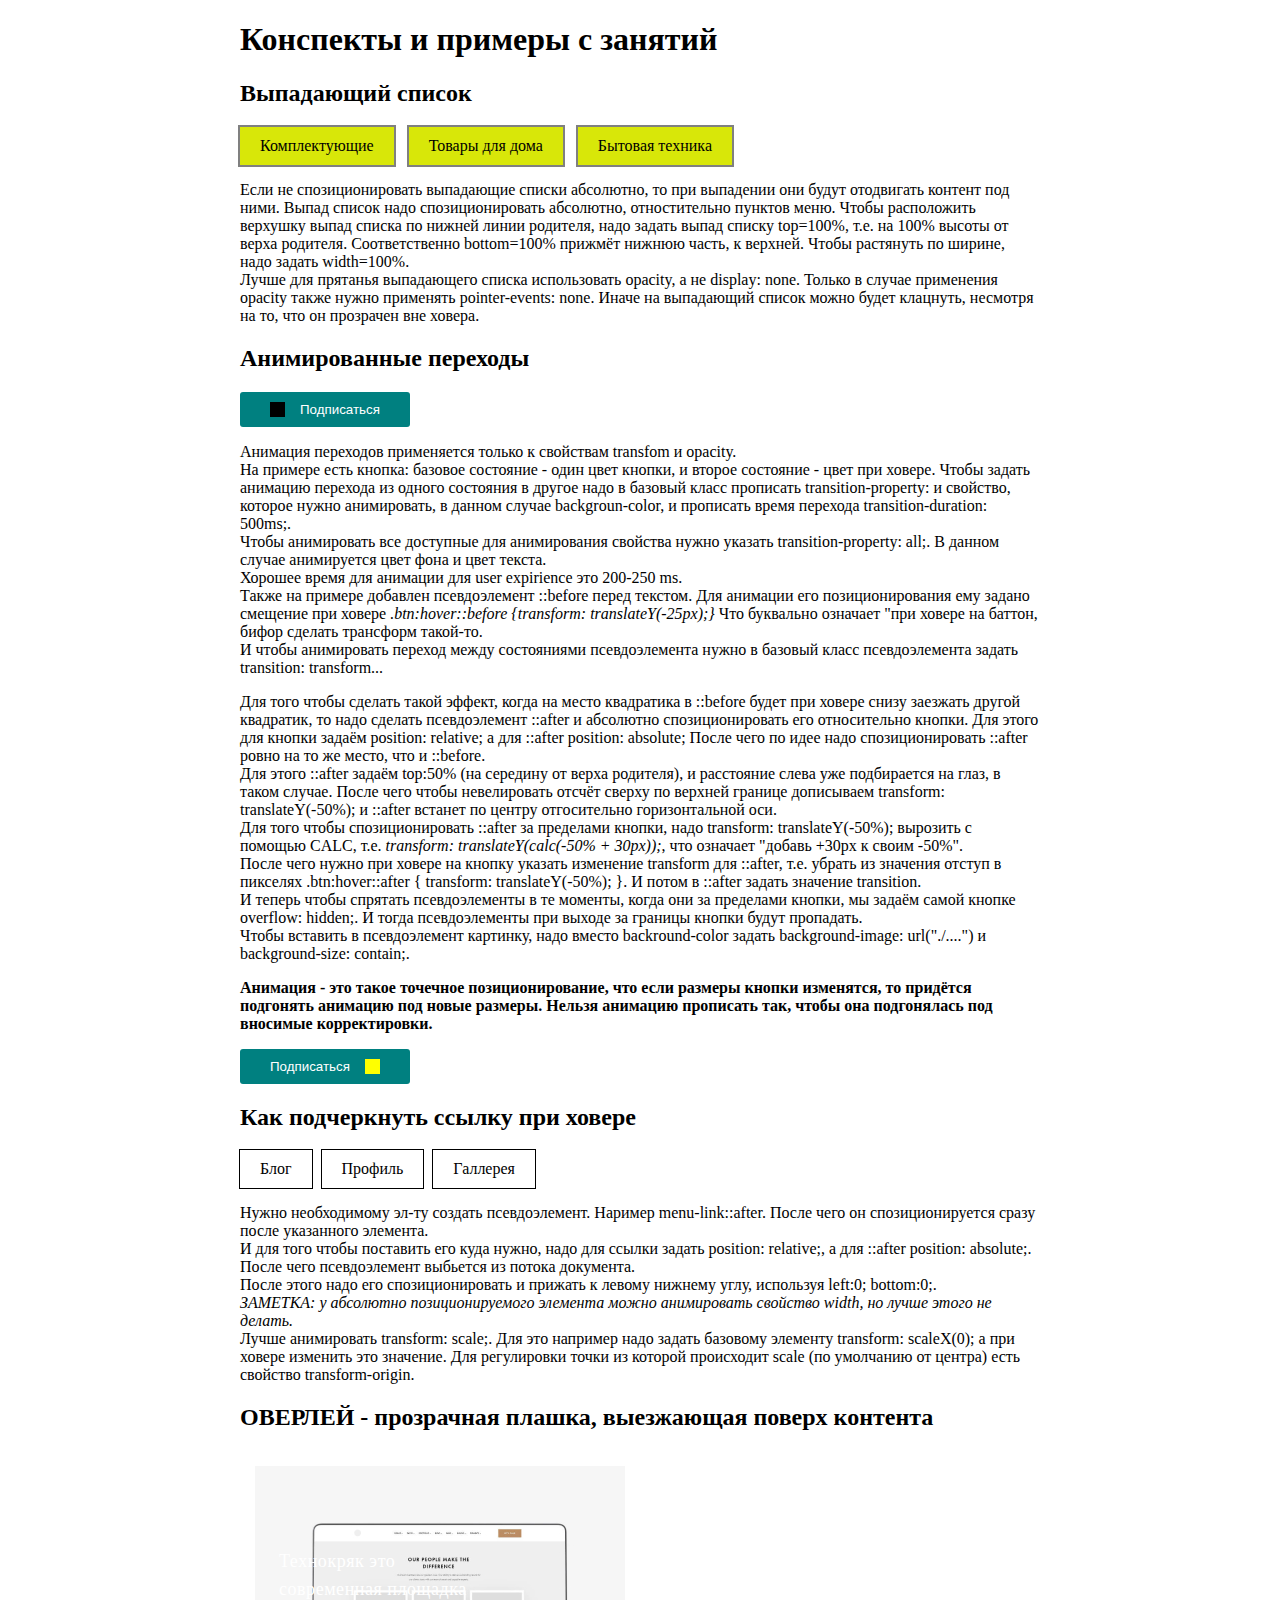
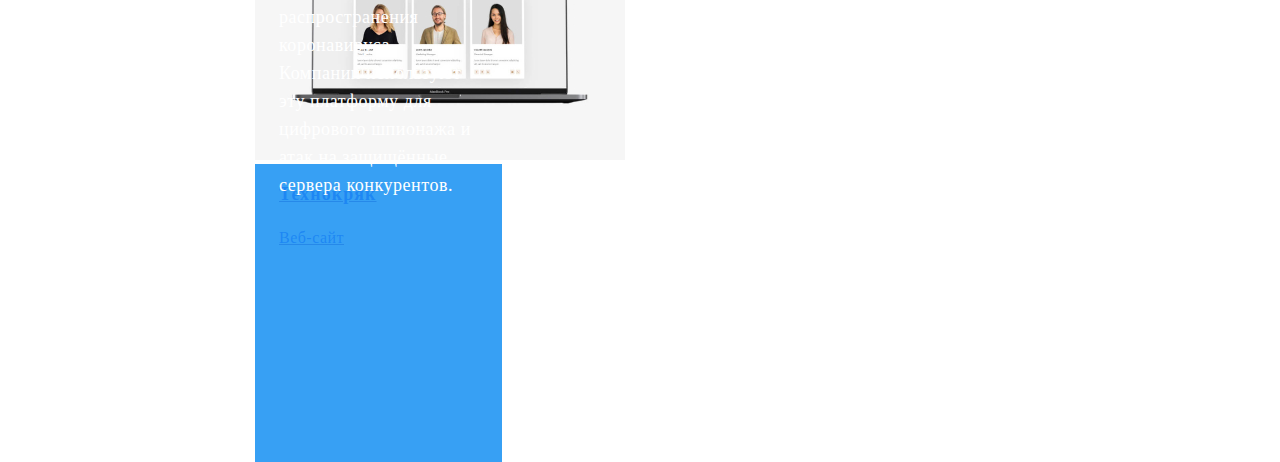
<file: index.html>
<!DOCTYPE html>
<html lang="ru">
<head>
    <meta charset="UTF-8">
    <meta name="viewport" content="width=device-width, initial-scale=1.0">
    <title>Конспеты и примеры с занятий</title>
    <link rel="stylesheet" href="./css/style.css">
</head>
<body class="body-container">
    <h1>Конспекты и примеры с занятий</h1>
    <section>
        <div>
            <h2>Выпадающий список</h2>
            <ul class="menu">
                <li class="menu-item">
                    <a href="" class="menu-link">Комплектующие</a>
                </li>
                <li class="menu-item">
                    <a href="" class="menu-link">Товары для дома</a>
                </li>
                <li class="menu-item">
                    <a href="" class="menu-link">Бытовая техника</a>
                    <ul class="submenu">
                        <li>
                            <a href="">Холодильники</a>
                        </li>
                        <li>
                            <a href="">Плиты</a>
                        </li>
                        <li>
                            <a href="">Варочные панели</a>
                        </li>
                    </ul>
                </li>
            </ul>
            <p>Если не спозиционировать выпадающие списки абсолютно,
                то при выпадении они будут отодвигать контент под ними.
                Выпад список надо спозиционировать абсолютно, отностительно пунктов меню.
                Чтобы расположить верхушку выпад списка по нижней линии родителя, надо задать выпад списку top=100%, т.е. на 100% высоты от верха родителя.
                Соответственно bottom=100% прижмёт нижнюю часть, к верхней.
                Чтобы растянуть по ширине, надо задать width=100%. <br>
                Лучше для прятанья выпадающего списка использовать opacity, а не display: none. 
                Только в случае применения opacity также нужно применять pointer-events: none. Иначе на выпадающий список можно будет клацнуть, несмотря на то, что он прозрачен вне ховера. 
                
            </p>
        </div>
    </section>
    <section>
        <h2>Анимированные переходы</h2>
        <div>
            <button class="btn">Подписаться</button>
            <p>Анимация переходов применяется только к свойствам transfom и opacity. <br>
            На примере есть кнопка: базовое состояние - один цвет кнопки, и второе состояние - цвет при ховере. 
            Чтобы задать анимацию перехода из одного состояния в другое надо в базовый класс прописать transition-property: и свойство, которое нужно анимировать,
            в данном случае backgroun-color, и прописать время перехода transition-duration: 500ms;. <br>
            Чтобы анимировать все доступные для анимирования свойства нужно указать transition-property: all;. 
            В данном случае анимируется цвет фона и цвет текста. <br>
            Хорошее время для анимации для user expirience это 200-250 ms. <br>
            Также на примере добавлен псевдоэлемент ::before перед текстом. 
            Для анимации его позиционирования ему задано смещение при ховере <i>.btn:hover::before {transform: translateY(-25px);}</i> Что буквально означает "при ховере на баттон, бифор сделать трансформ такой-то. <br>
            И чтобы анимировать переход между состояниями псевдоэлемента нужно в базовый класс псевдоэлемента задать transition: transform... <br>
            </p>
            <p>
                Для того чтобы сделать такой эффект, когда на место квадратика в ::before будет при ховере снизу заезжать другой квадратик, то надо
                сделать псевдоэлемент ::after и абсолютно спозиционировать его относительно кнопки. Для этого для кнопки задаём position: relative; а для ::after position: absolute; После чего по идее надо спозиционировать ::after ровно на то же место, что и ::before. <br>
                Для этого ::after задаём top:50% (на середину от верха родителя), и расстояние слева уже подбирается на глаз, в таком случае. После чего чтобы невелировать отсчёт сверху по верхней границе дописываем transform: translateY(-50%); и ::after встанет по центру отгосительно горизонтальной оси. <br>
                Для того чтобы спозиционировать ::after за пределами кнопки, надо transform: translateY(-50%); вырозить с помощью CALC, т.е. <i>transform: translateY(calc(-50% + 30px));</i>, что означает "добавь +30рх к своим -50%". <br>
                После чего нужно при ховере на кнопку указать изменение transform для ::after, т.е. убрать из значения отступ в пикселях .btn:hover::after {
                    transform: translateY(-50%);
                }. 
                И потом в ::after задать значение transition. <br>
                И теперь чтобы спрятать псевдоэлементы в те моменты, когда они за пределами кнопки, мы задаём самой кнопке overflow: hidden;. 
                И тогда псевдоэлементы при выходе за границы кнопки будут пропадать. 
                <br>
                Чтобы вставить в псевдоэлемент картинку, надо вместо backround-color задать background-image: url("./....") и background-size: contain;. 

            </p>
            <p>
                <b> Анимация - это такое точечное позиционирование, что если размеры кнопки изменятся, то придётся подгонять анимацию под новые размеры. Нельзя анимацию прописать так, чтобы она подгонялась под вносимые корректировки. </b>
            </p>
            <button class="btn-reverse">Подписаться</button>
        </div>
        <div>
            <h2>Как подчеркнуть ссылку при ховере</h2>
            <ul class="menu1">
                <li class="menu-item1"><a href="" class="menu-link1">Блог</a></li>
                <li class="menu-item1"><a href="" class="menu-link1">Профиль</a></li>
                <li class="menu-item1"><a href="" class="menu-link1">Галлерея</a></li>
            </ul>
            <p>
                Нужно необходимому эл-ту создать псевдоэлемент. Наример menu-link::after. После чего он спозиционируется сразу после указанного элемента. <br>
                И для того чтобы поставить его куда нужно, надо для ссылки задать position: relative;, а для ::after position: absolute;. 
                После чего псевдоэлемент выбьется из потока документа.
                <br> 
                После этого надо его спозиционировать и прижать к левому нижнему углу, используя left:0; bottom:0;. <br>
                <i>ЗАМЕТКА: у абсолютно позиционируемого элемента можно анимировать свойство width, но лучше этого не делать. </i><br>
                Лучше анимировать transform: scale;. Для это например надо задать базовому элементу transform: scaleX(0); а при ховере изменить это значение. 
                Для регулировки точки из которой происходит scale (по умолчанию от центра) есть свойство transform-origin. <br>

            </p>
        </div>
        <div>
            <h2>ОВЕРЛЕЙ - прозрачная плашка, выезжающая поверх контента</h2>
            <ul class="works">
                <li class="worklist">
                    <a href="">
                        <div class="product-img">
                            <img src="./images/Portfolio/img1.jpg" alt="фото открытого ноутбука, на дисплее которого веб-страница" >
                        </div>
                        <div class="product-text">
                            <p>
                                Технокряк это современная площадка распространения коронавируса. Компании используют эту платформу для цифрового шпионажа и атак на защищённые сервера конкурентов.
                            </p>
                        </div>
                        <div class="work-item">
                            <h2 class="worklist-title links">Технокряк</h2>
                            <p class="worklist-text">Веб-сайт</p>
                        </div>
                    </a>
                </li>
            </ul>
        </div>
    </section>
</body>
</html>
</file>
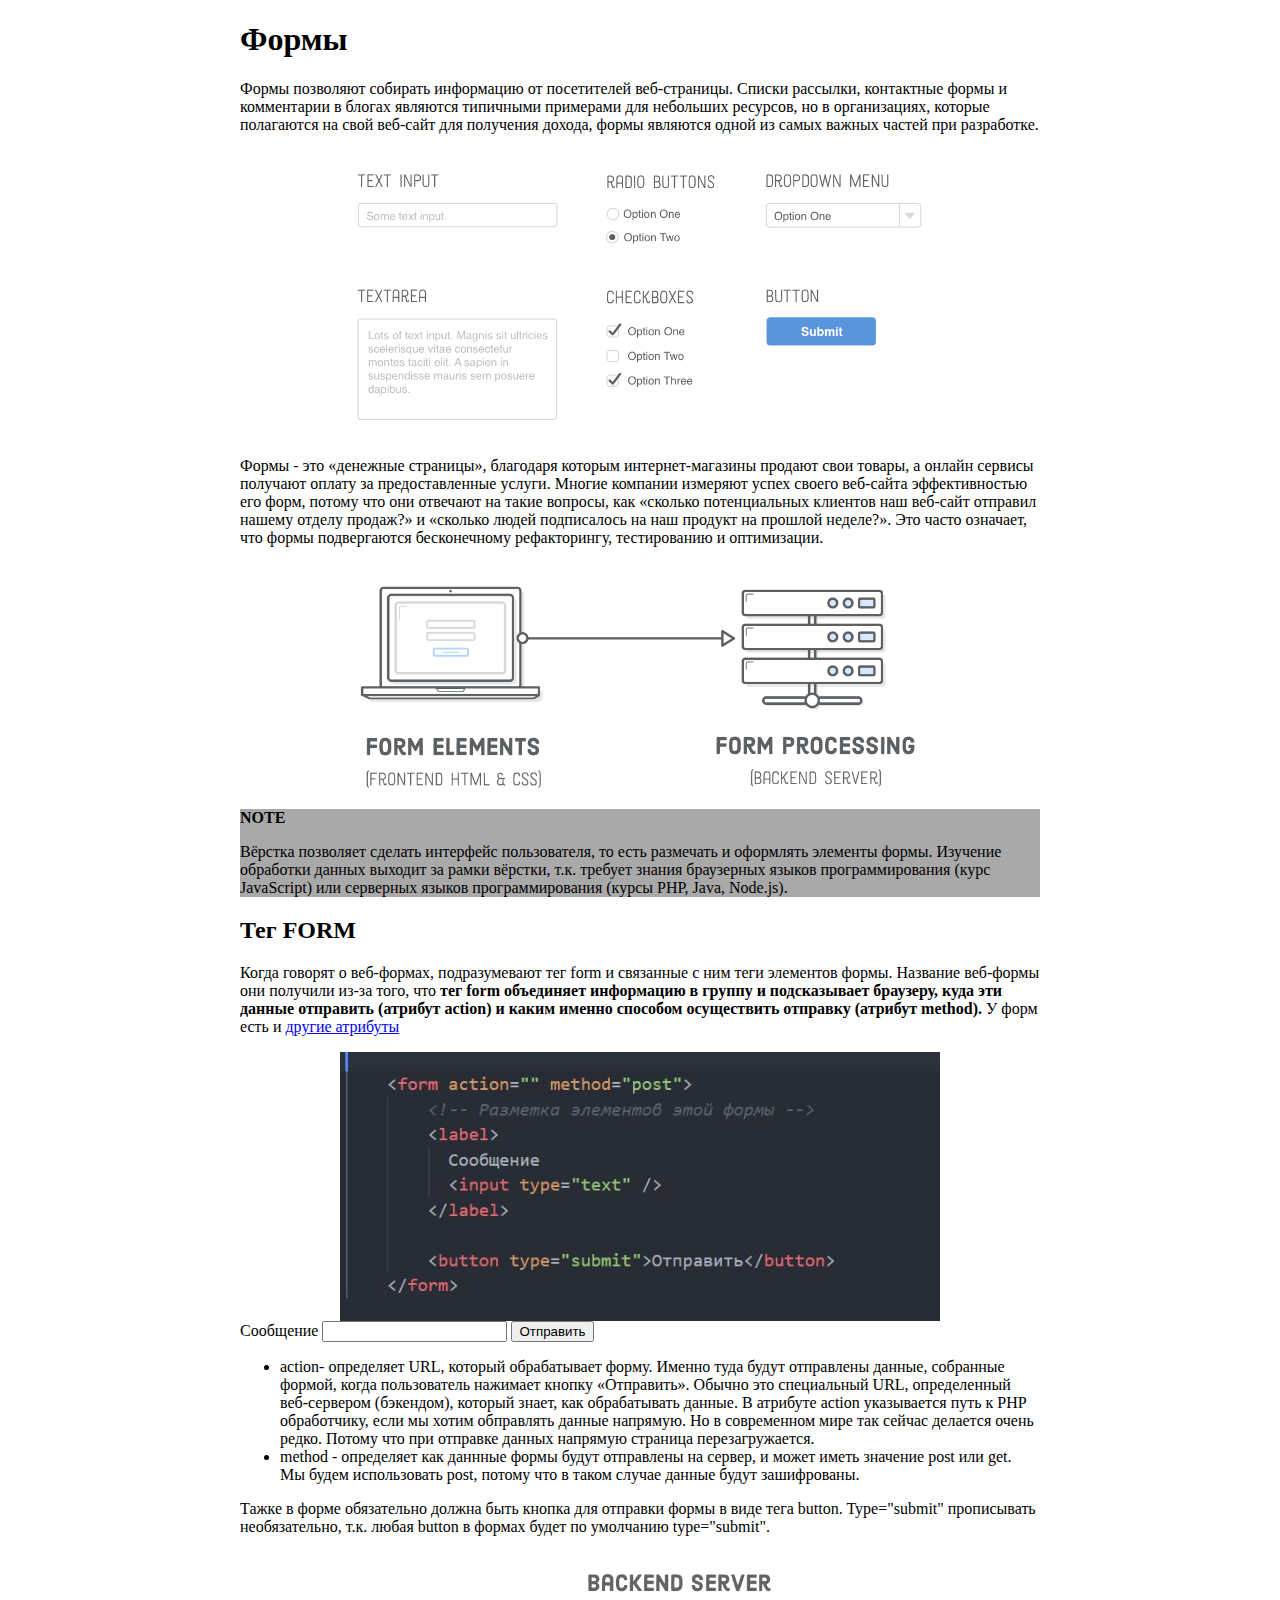
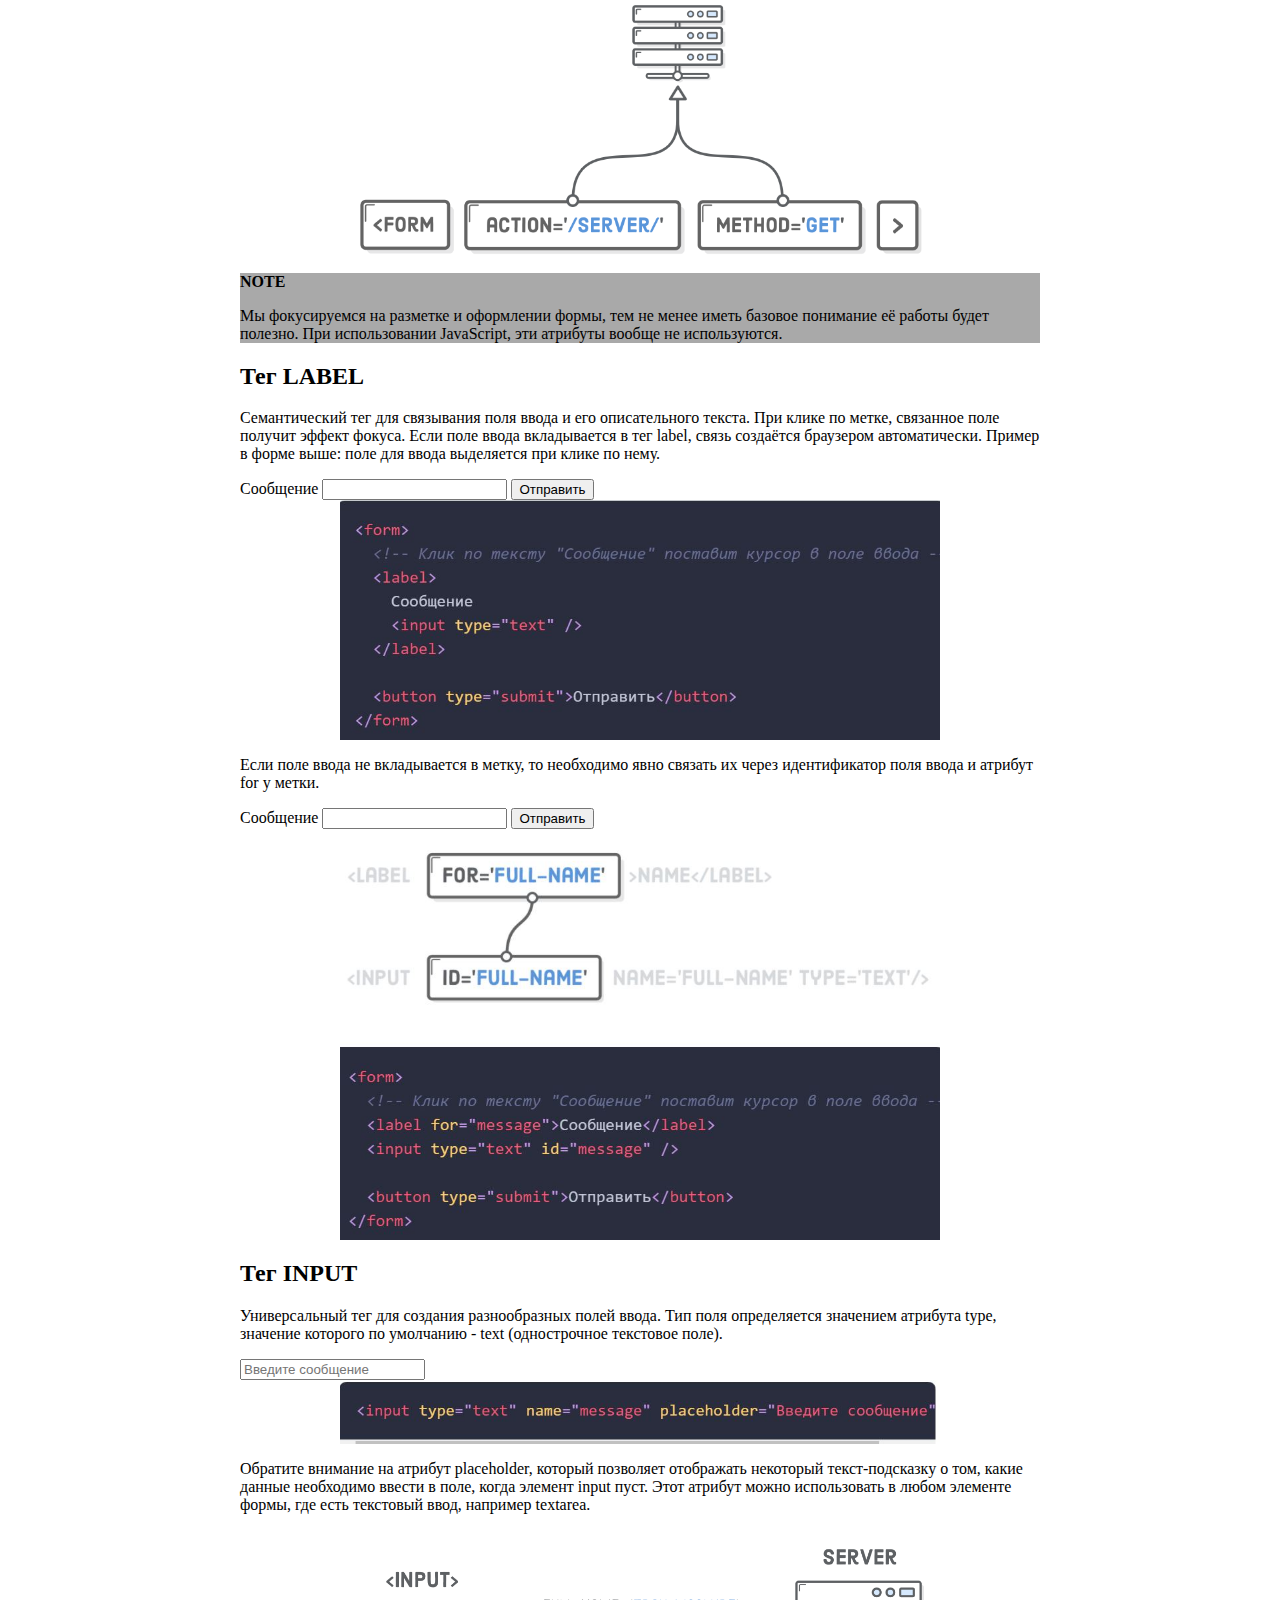
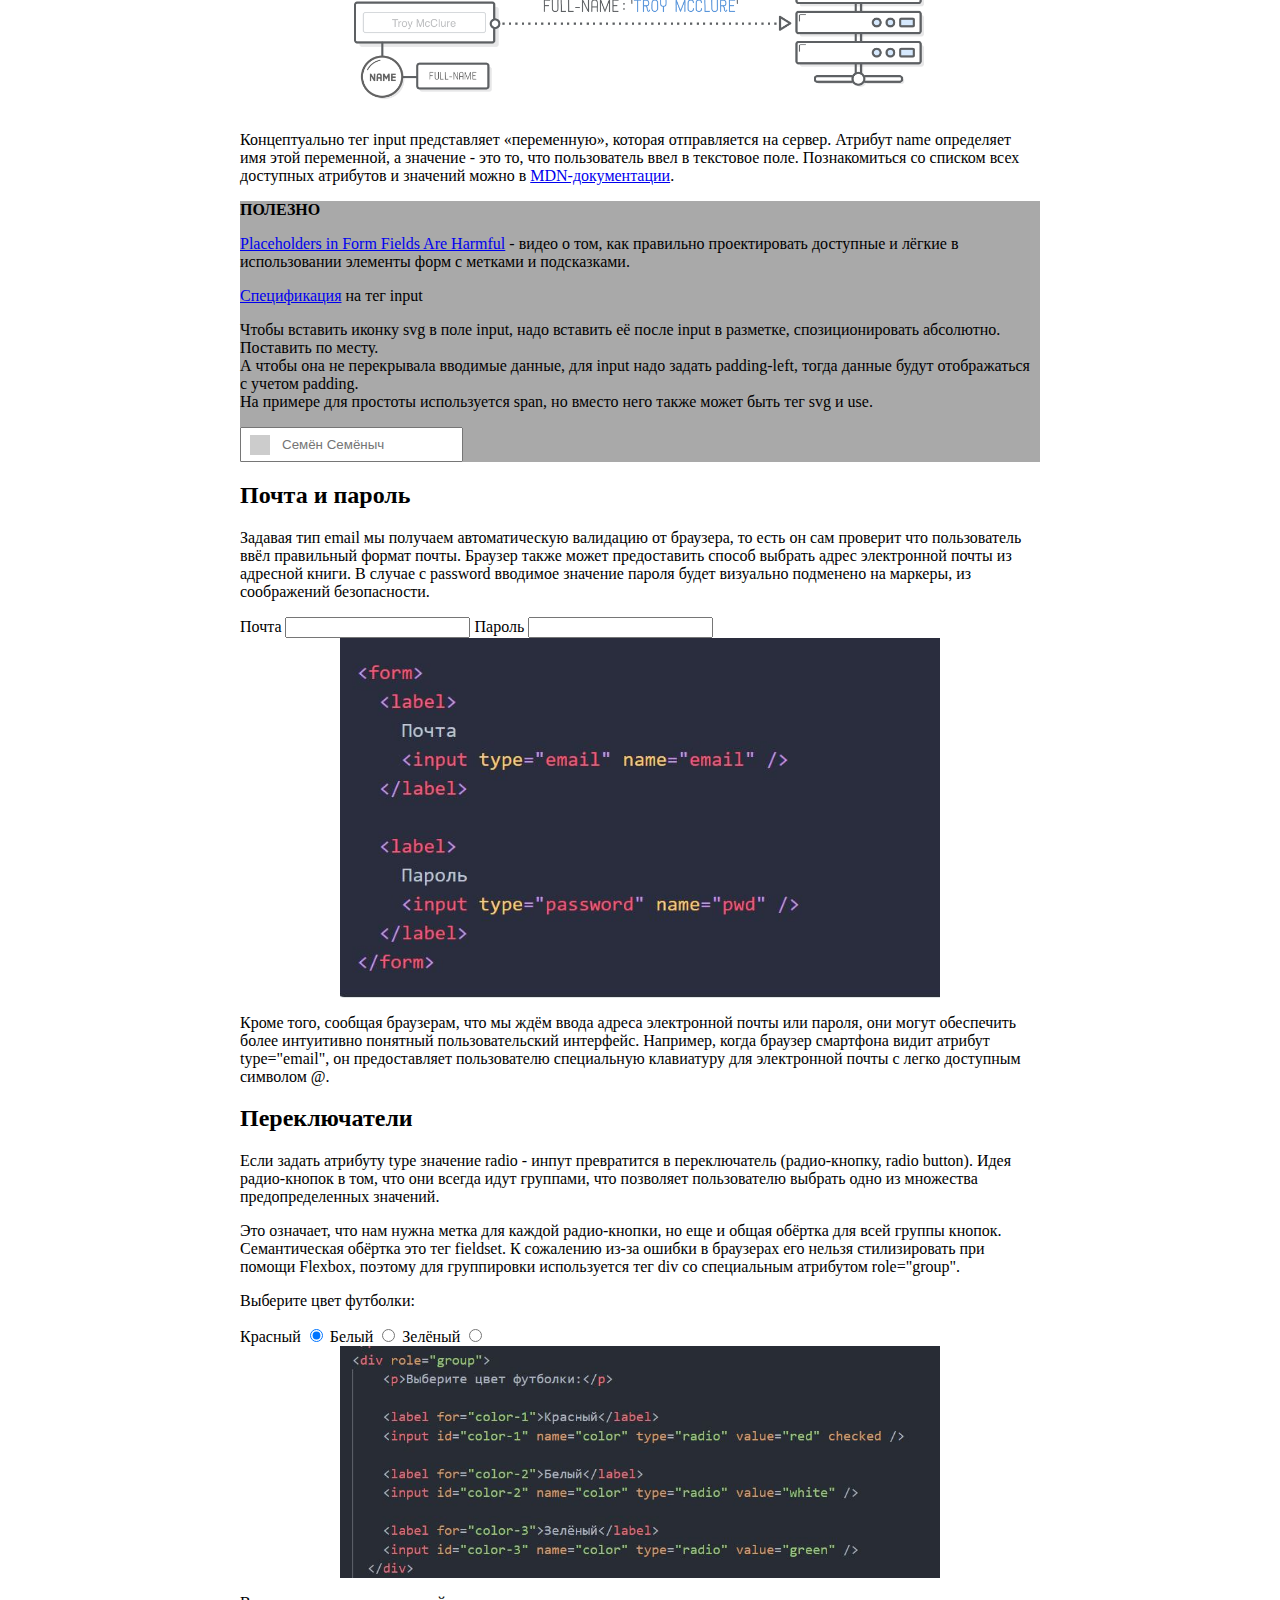
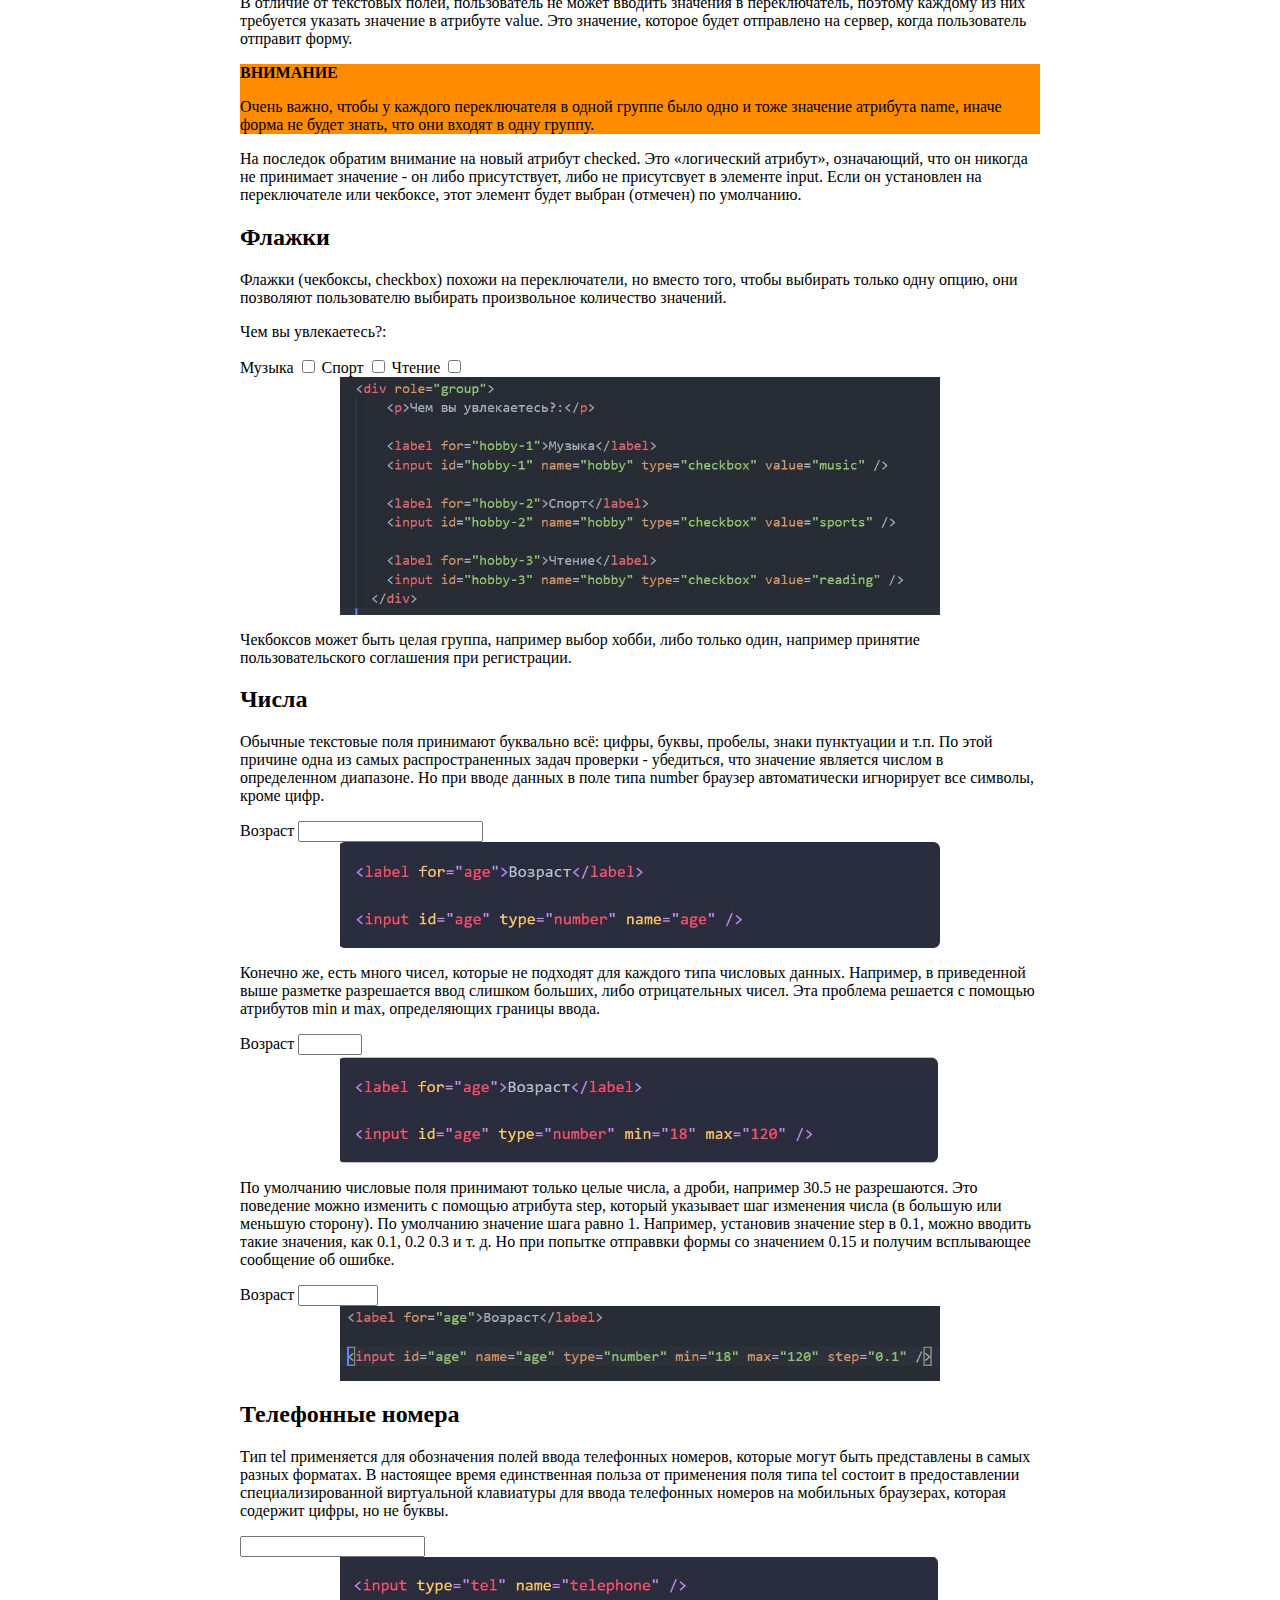
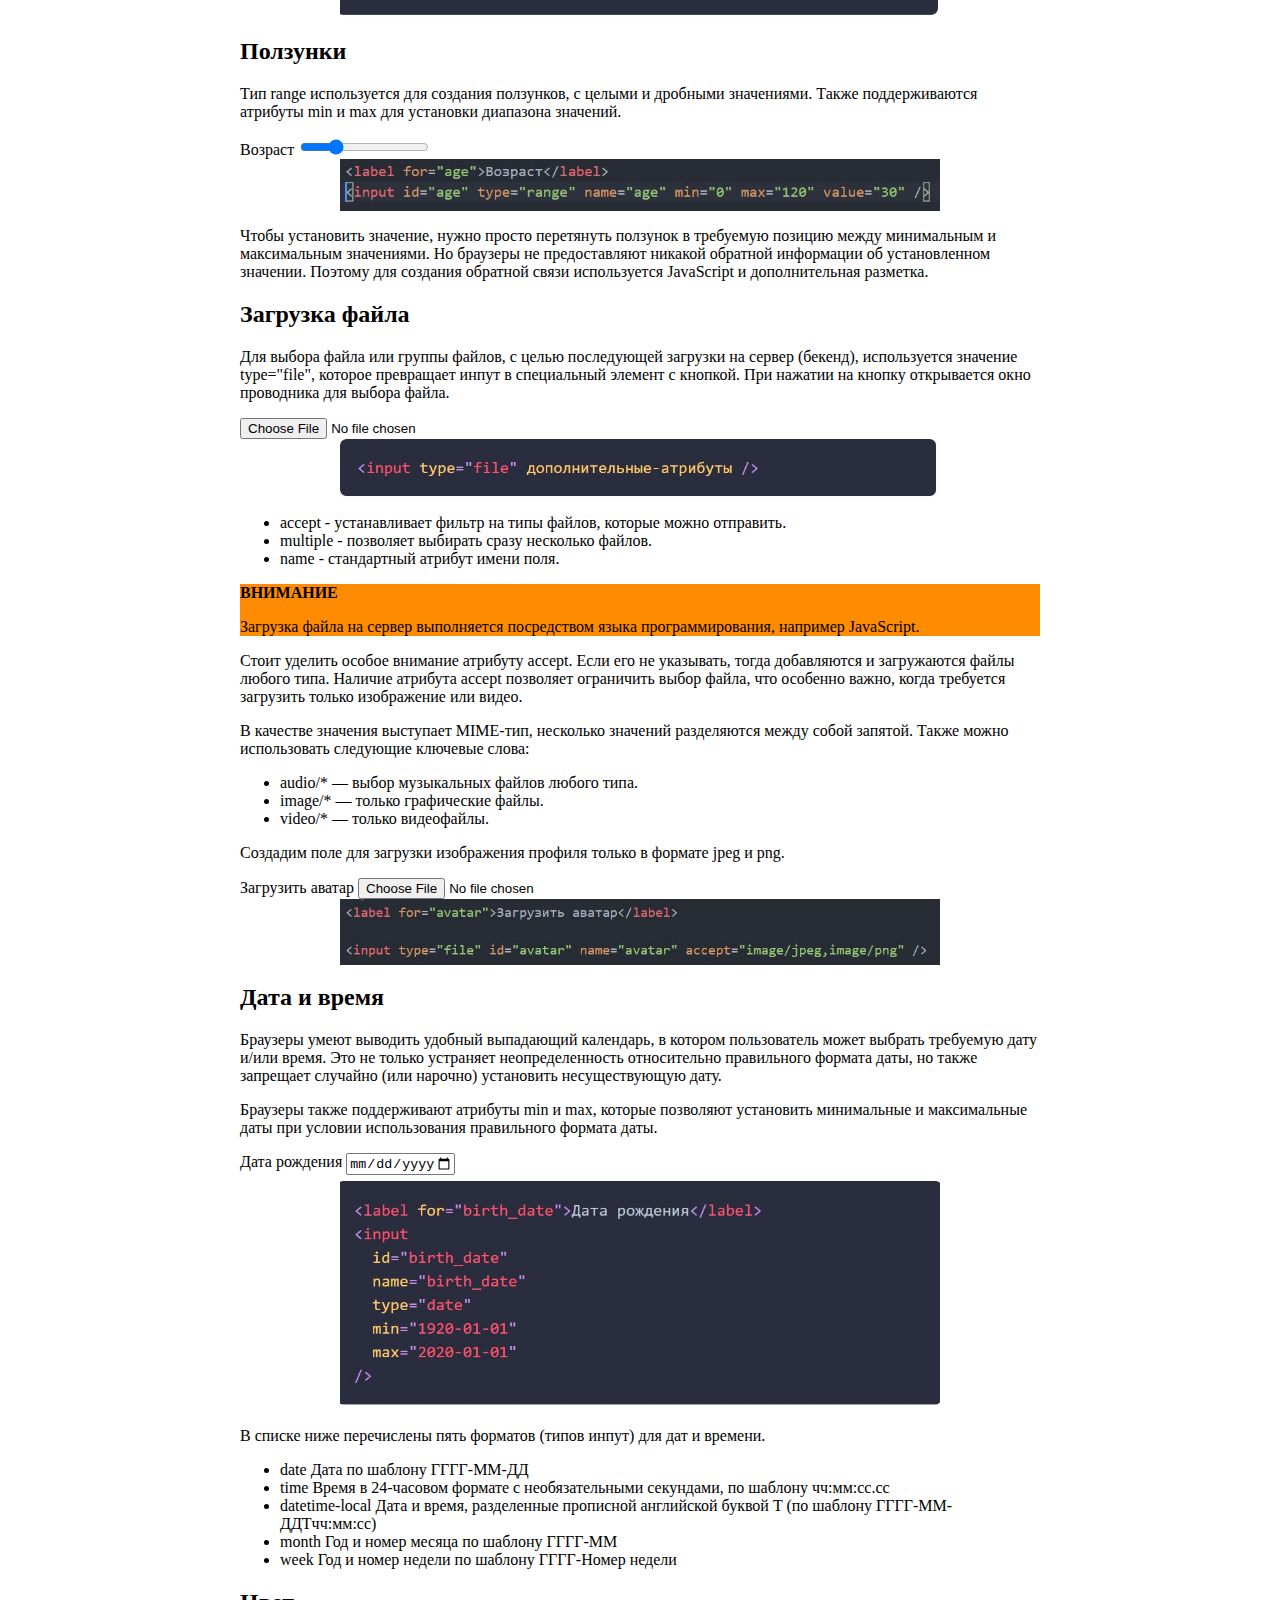
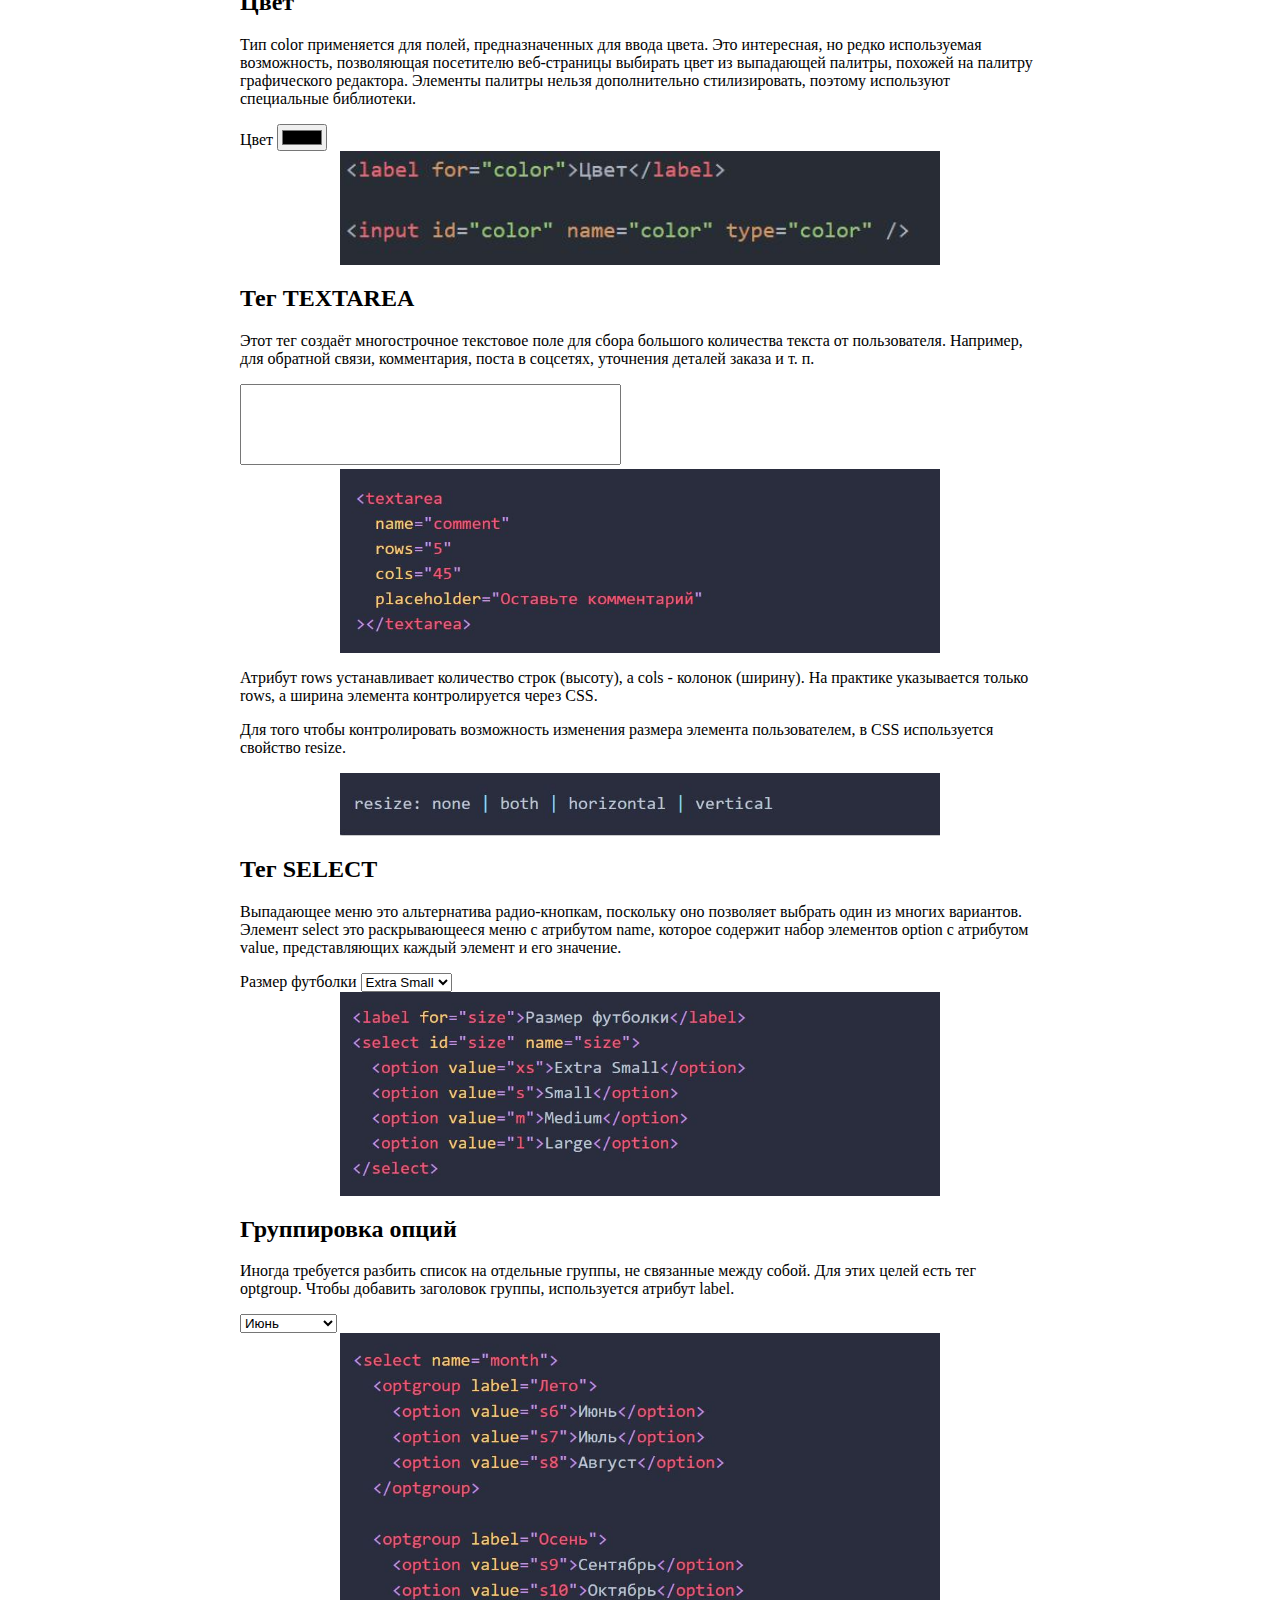
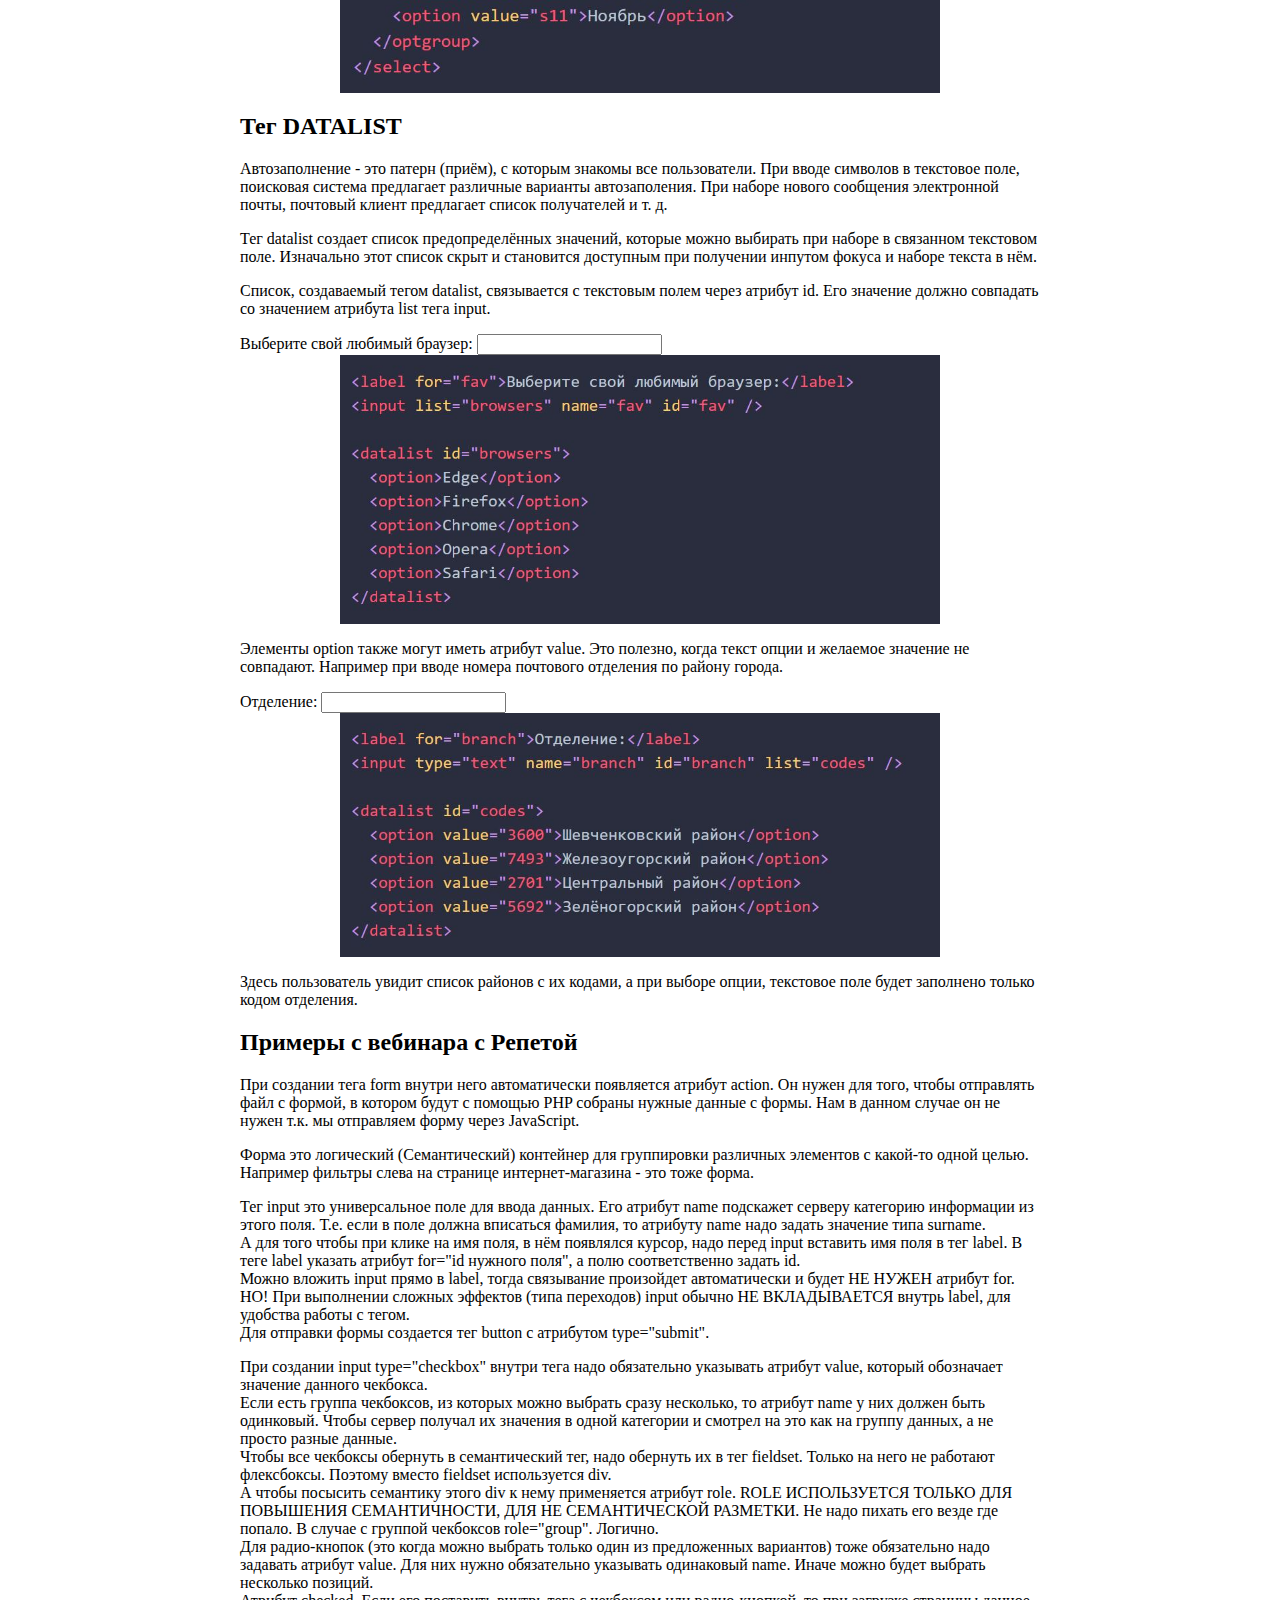
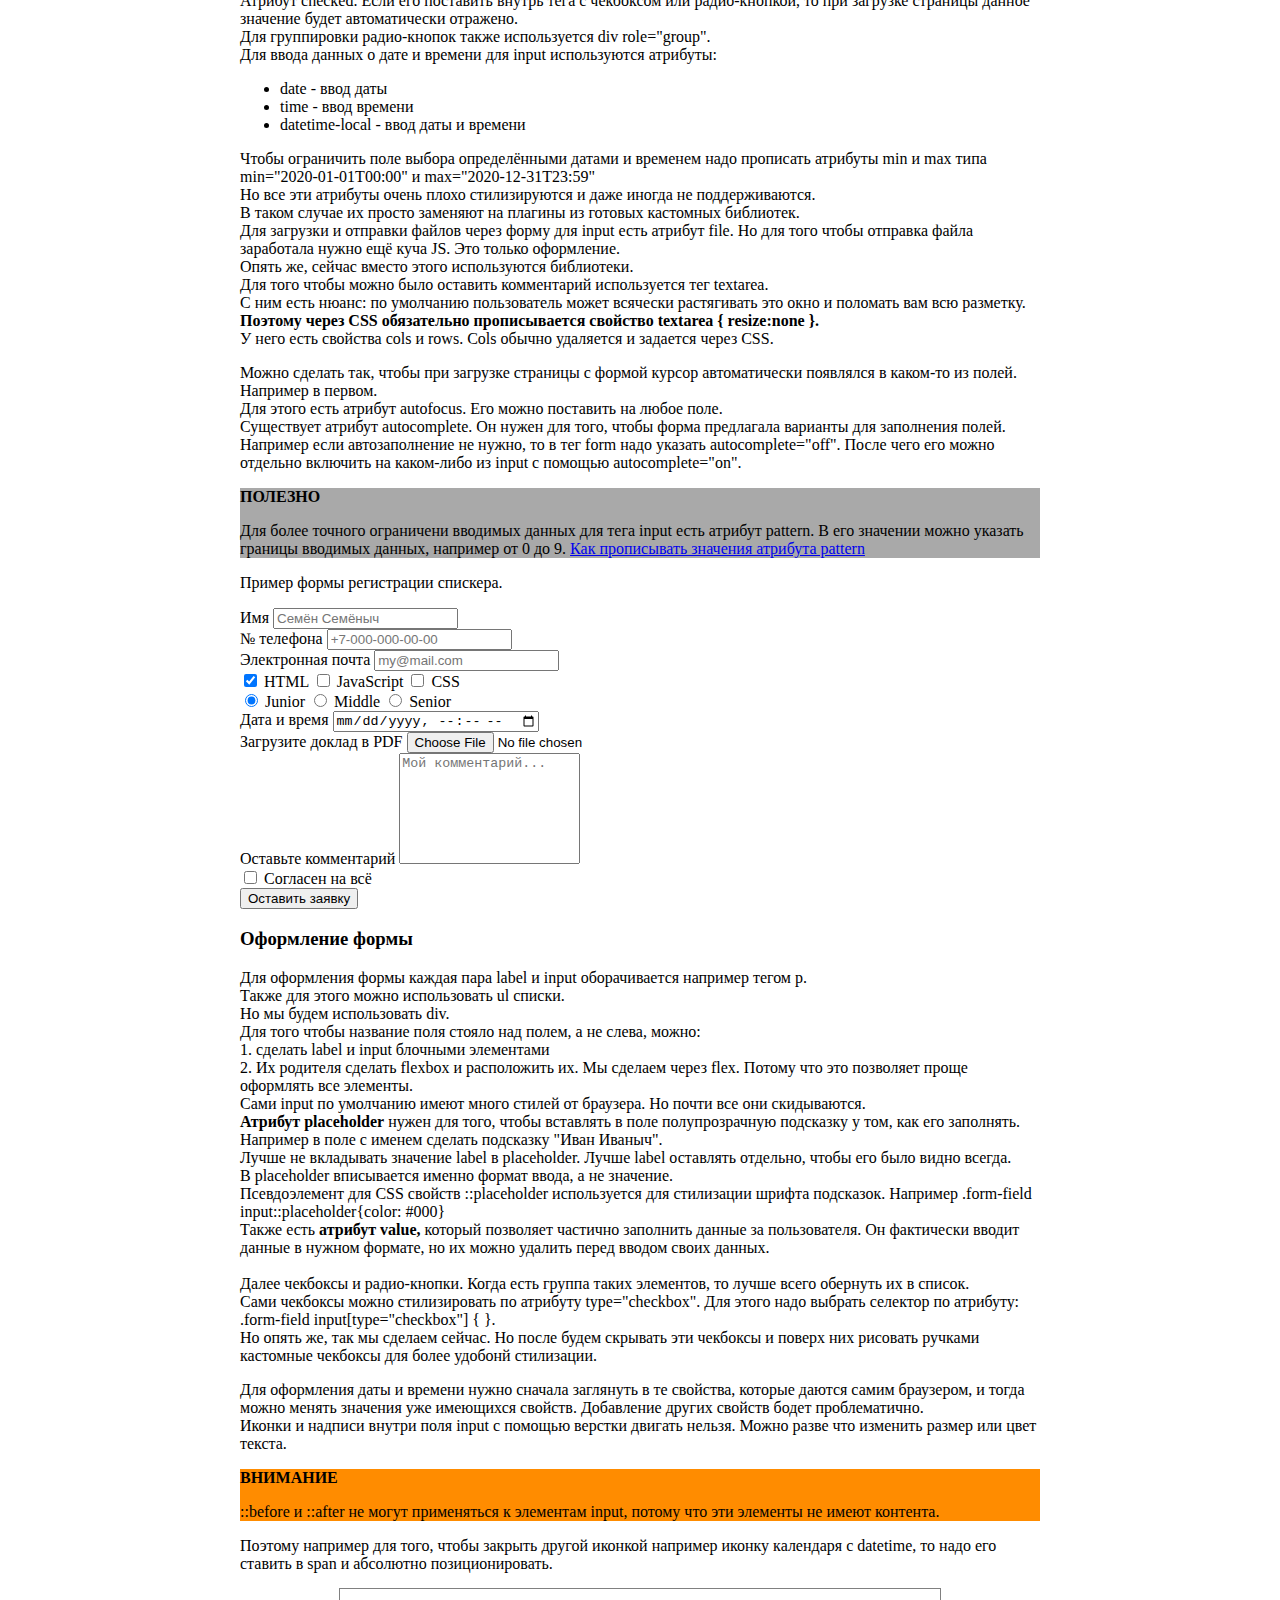
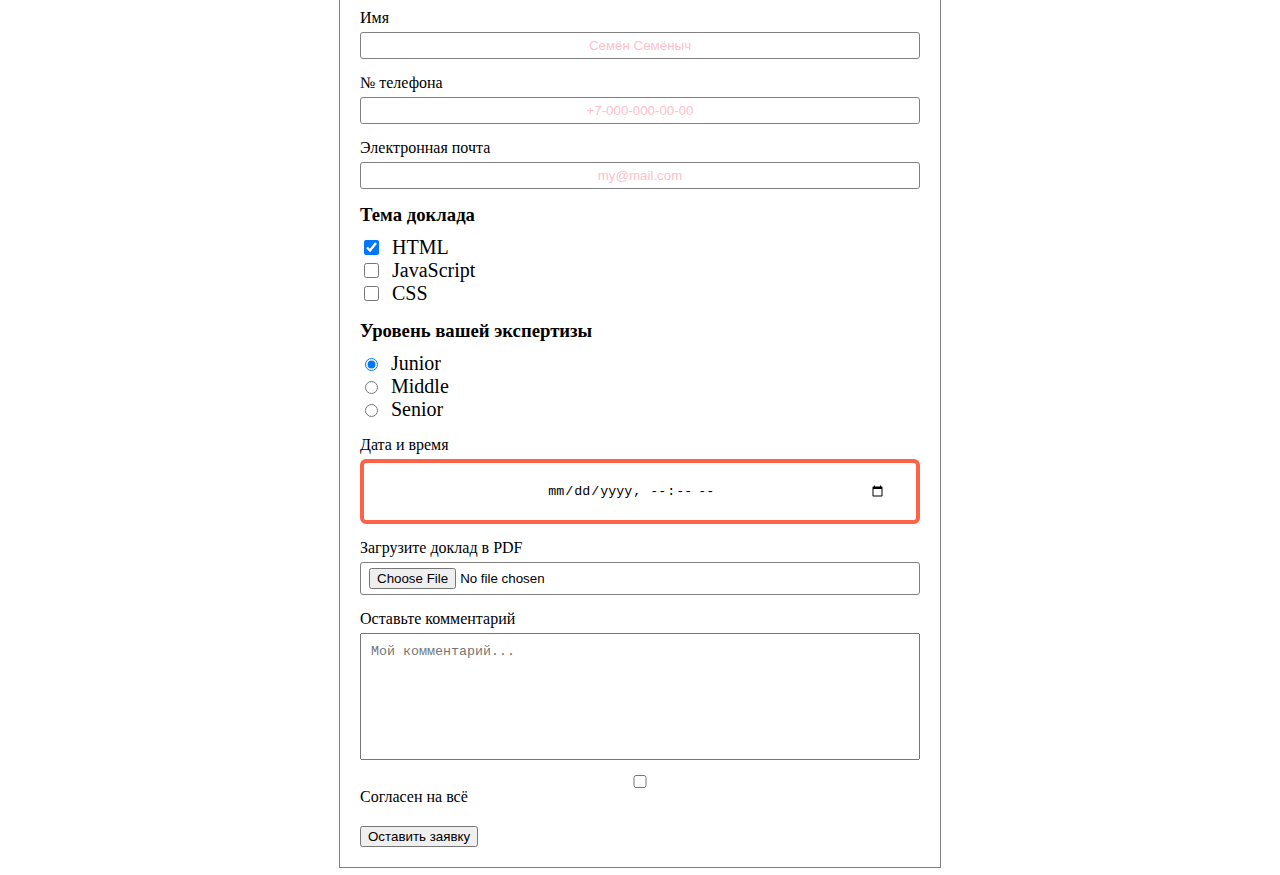
<file: lesson11.html>
<!DOCTYPE html>
<html lang="ru">
<head>
    <meta charset="UTF-8">
    <meta name="viewport" content="width=device-width, initial-scale=1.0">
    <title>Формы</title>
    <link rel="stylesheet" href="./css/style.css">
</head>
<body class="body-container">
    <h1>Формы</h1>
    <p>
        Формы позволяют собирать информацию от посетителей веб-страницы. Списки рассылки, контактные формы и комментарии в блогах являются типичными примерами для небольших ресурсов, но в организациях, которые полагаются на свой веб-сайт для получения дохода, формы являются одной из самых важных частей при разработке.
    </p>
    <img src="./images/form-elements.png" alt="" class="body-container form-elements">
    <p>
        Формы - это «денежные страницы», благодаря которым интернет-магазины продают свои товары, а онлайн сервисы получают оплату за предоставленные услуги. Многие компании измеряют успех своего веб-сайта эффективностью его форм, потому что они отвечают на такие вопросы, как «сколько потенциальных клиентов наш веб-сайт отправил нашему отделу продаж?» и «сколько людей подписалось на наш продукт на прошлой неделе?». Это часто означает, что формы подвергаются бесконечному рефакторингу, тестированию и оптимизации.
    </p>
    <img src="./images/form-frontend-and-backend.png" alt="" class="body-container form-elements">
    <div class="note">
        <b>NOTE</b>
        <p>
            Вёрстка позволяет сделать интерфейс пользователя, то есть размечать и оформлять элементы формы. Изучение обработки данных выходит за рамки вёрстки, т.к. требует знания браузерных языков программирования (курс JavaScript) или серверных языков программирования (курсы PHP, Java, Node.js).
        </p>
    </div>
    <h2>Тег FORM<form> </h2>
    <p>
        Когда говорят о веб-формах, подразумевают тег form и связанные с ним теги элементов формы. Название веб-формы они получили из-за того, что <b> тег form объединяет информацию в группу и подсказывает браузеру, куда эти данные отправить (атрибут action) и каким именно способом осуществить отправку (атрибут method).</b> У форм есть и  <a href="https://htmlreference.io/element/form/" target="_blank" rel="noopener noreferrer">другие атрибуты</a>
    </p>
    <img src="./images/formbutton.JPG" alt="" class="body-container form-elements">
        <form action="" method="post">
            <!-- Разметка элементов этой формы -->
            <label>
              Сообщение
              <input type="text" />
            </label>
          
            <button type="submit">Отправить</button>
        </form>
    <ul>
        <li>action- определяет URL, который обрабатывает форму. Именно туда будут отправлены данные, собранные формой, когда пользователь нажимает кнопку «Отправить». Обычно это специальный URL, определенный веб-сервером (бэкендом), который знает, как обрабатывать данные.
            В атрибуте action указывается путь к РНР обработчику, если мы хотим обправлять данные напрямую. Но в современном мире так сейчас делается очень редко. Потому что при отправке данных напрямую страница перезагружается.

        </li>
        <li>method - определяет как даннные формы будут отправлены на сервер, и может иметь значение post или get.
            Мы будем использовать post, потому что в таком случае данные будут зашифрованы. 

        </li>
    </ul>
    <p>
        Тажке в форме обязательно должна быть кнопка для отправки формы в виде тега button. 
        Type="submit" прописывать необязательно, т.к. любая button в формах будет по умолчанию type="submit". 

    </p>
    <img src="./images/form-action-attribute.png" alt="" class="body-container form-elements">
    <div class="note">
        <b>NOTE</b>
        <p>
            Мы фокусируемся на разметке и оформлении формы, тем не менее иметь базовое понимание её работы будет полезно. При использовании JavaScript, эти атрибуты вообще не используются.    
        </p>
    </div>
    <h2>Тег LABEL</h2>
        <p>
            Семантический тег для связывания поля ввода и его описательного текста. При клике по метке, связанное поле получит эффект фокуса.

            Если поле ввода вкладывается в тег label, связь создаётся браузером автоматически.
            Пример в форме выше: поле для ввода выделяется при клике по нему.
        </p>
        <form>
            <!-- Клик по тексту "Сообщение" поставит курсор в поле ввода -->
            <label>
              Сообщение
              <input type="text" />
            </label>
          
            <button type="submit">Отправить</button>
          </form>
          <img src="./images/formbutton1.JPG" alt=""" class="body-container form-elements">
          <p>
            Если поле ввода не вкладывается в метку, то необходимо явно связать их через идентификатор поля ввода и атрибут for у метки.
          </p>
          <form>
            <!-- Клик по тексту "Сообщение" поставит курсор в поле ввода -->
            <label for="message">Сообщение</label>
            <input type="text" id="message" />
          
            <button type="submit">Отправить</button>
          </form>
          <img src="./images/formbutton2.JPG" alt="" class="body-container form-elements">
          <h2>Тег INPUT</h2>
          <p>
            Универсальный тег для создания разнообразных полей ввода. Тип поля определяется значением атрибута type, значение которого по умолчанию - text (однострочное текстовое поле).
          </p>
          <input type="text" name="message" placeholder="Введите сообщение" />
          <img src="./images/input.JPG" alt="" class="body-container form-elements">
          <p>
            Обратите внимание на атрибут placeholder, который позволяет отображать некоторый текст-подсказку о том, какие данные необходимо ввести в поле, когда элемент input пуст. Этот атрибут можно использовать в любом элементе формы, где есть текстовый ввод, например textarea.
          </p>
          <img src="./images/sending-input-variable-to-server.png" alt="" class="body-container form-elements">
          <p>
            Концептуально тег input представляет «переменную», которая отправляется на сервер. Атрибут name определяет имя этой переменной, а значение - это то, что пользователь ввел в текстовое поле. Познакомиться со списком всех доступных атрибутов и значений можно в <a href="https://developer.mozilla.org/ru/docs/Web/HTML/Element/Input">MDN-документации</a>.
          </p>
          <div class="note">
            <b>ПОЛЕЗНО</b>
            <p>
                <a href="https://www.youtube.com/watch?v=jrigp2L-P-0&feature=youtu.be">Placeholders in Form Fields Are Harmful</a> - видео о том, как правильно проектировать доступные и лёгкие в использовании элементы форм с метками и подсказками.
            </p>
            <p><a href="https://developer.mozilla.org/ru/docs/Web/HTML/Element/Input">Спецификация</a> на тег input
            </p>
            <p>
                Чтобы вставить иконку svg в поле input, надо вставить её после input в разметке, спозиционировать абсолютно. Поставить по месту. <br>
                А чтобы она не перекрывала вводимые данные, для input надо задать padding-left, тогда данные будут отображаться с учетом padding. <br>
                На примере для простоты используется span, но вместо него также может быть тег svg и use. 
            </p>
            <div class="field-wrap">
                <input type="text" name="user-name" pattern="[A-Za-zА-Яа-яЁё]" id="name" placeholder="Семён Семёныч" autocomplete="off" required>
                <span></span>
            </div>
        </div>

        <h2>Почта и пароль</h2>
        <p>
            Задавая тип email мы получаем автоматическую валидацию от браузера, то есть он сам проверит что пользователь ввёл правильный формат почты. Браузер также может предоставить способ выбрать адрес электронной почты из адресной книги. В случае с password вводимое значение пароля будет визуально подменено на маркеры, из соображений безопасности.
        </p>
        <form>
            <label>
              Почта
              <input type="email" name="email" />
            </label>
          
            <label>
              Пароль
              <input type="password" name="pwd" />
            </label>
          </form>
        <img src="./images/e-mail.JPG" alt="" class="body-container form-elements">
        <p>
            Кроме того, сообщая браузерам, что мы ждём ввода адреса электронной почты или пароля, они могут обеспечить более интуитивно понятный пользовательский интерфейс. Например, когда браузер смартфона видит атрибут type="email", он предоставляет пользователю специальную клавиатуру для электронной почты с легко доступным символом @.
        </p>
        <h2>Переключатели</h2>
        <p>
            Если задать атрибуту type значение radio - инпут превратится в переключатель (радио-кнопку, radio button). Идея радио-кнопок в том, что они всегда идут группами, что позволяет пользователю выбрать одно из множества предопределенных значений.
        </p>
        <p>
            Это означает, что нам нужна метка для каждой радио-кнопки, но еще и общая обёртка для всей группы кнопок. Семантическая обёртка это тег fieldset. К сожалению из-за ошибки в браузерах его нельзя стилизировать при помощи Flexbox, поэтому для группировки используется тег div со специальным атрибутом role="group".
        </p>
        <div role="group">
            <p>Выберите цвет футболки:</p>
          
            <label for="color-1">Красный</label>
            <input id="color-1" name="color" type="radio" value="red" checked />
          
            <label for="color-2">Белый</label>
            <input id="color-2" name="color" type="radio" value="white" />
          
            <label for="color-3">Зелёный</label>
            <input id="color-3" name="color" type="radio" value="green" />
          </div>
          <img src="./images/radio.JPG" alt="" class="body-container form-elements">
          <p>
            В отличие от текстовых полей, пользователь не может вводить значения в переключатель, поэтому каждому из них требуется указать значение в атрибуте value. Это значение, которое будет отправлено на сервер, когда пользователь отправит форму.
          </p>
          <div class="attention">
            <b>ВНИМАНИЕ</b>
            <p>
                Очень важно, чтобы у каждого переключателя в одной группе было одно и тоже значение атрибута name, иначе форма не будет знать, что они входят в одну группу.
            </p>
        </div>
        <p>
            На последок обратим внимание на новый атрибут checked. Это «логический атрибут», означающий, что он никогда не принимает значение - он либо присутствует, либо не присутсвует в элементе input. Если он установлен на переключателе или чекбоксе, этот элемент будет выбран (отмечен) по умолчанию.
        </p>
        <h2>Флажки</h2>
        <p>
            Флажки (чекбоксы, checkbox) похожи на переключатели, но вместо того, чтобы выбирать только одну опцию, они позволяют пользователю выбирать произвольное количество значений.
        </p>
        <div role="group">
            <p>Чем вы увлекаетесь?:</p>
          
            <label for="hobby-1">Музыка</label>
            <input id="hobby-1" name="hobby" type="checkbox" value="music" />
          
            <label for="hobby-2">Спорт</label>
            <input id="hobby-2" name="hobby" type="checkbox" value="sports" />
          
            <label for="hobby-3">Чтение</label>
            <input id="hobby-3" name="hobby" type="checkbox" value="reading" />
          </div>
        <img src="./images/checkbox.JPG" alt="" class="body-container form-elements">
        <p>
            Чекбоксов может быть целая группа, например выбор хобби, либо только один, например принятие пользовательского соглашения при регистрации.
        </p>
        <h2>Числа</h2>
        <p>
            Обычные текстовые поля принимают буквально всё: цифры, буквы, пробелы, знаки пунктуации и т.п. По этой причине одна из самых распространенных задач проверки - убедиться, что значение является числом в определенном диапазоне. Но при вводе данных в поле типа number браузер автоматически игнорирует все символы, кроме цифр.
        </p>
        <label for="age">Возраст</label>

        <input id="age" type="number" name="age" />

        <img src="./images/number.JPG" alt="" class="body-container form-elements">
        <p>
            Конечно же, есть много чисел, которые не подходят для каждого типа числовых данных. Например, в приведенной выше разметке разрешается ввод слишком больших, либо отрицательных чисел. Эта проблема решается с помощью атрибутов min и max, определяющих границы ввода.
        </p>
        <label for="age">Возраст</label>

        <input id="age" type="number" min="18" max="120" />
        <img src="./images/number2.JPG" alt="" class="body-container form-elements">
        <p>
            По умолчанию числовые поля принимают только целые числа, а дроби, например 30.5 не разрешаются. Это поведение можно изменить с помощью атрибута step, который указывает шаг изменения числа (в большую или меньшую сторону). По умолчанию значение шага равно 1.

            Например, установив значение step в 0.1, можно вводить такие значения, как 0.1, 0.2 0.3 и т. д. Но при попытке отправвки формы со значением 0.15 и получим всплывающее сообщение об ошибке.
        </p>
        <label for="age">Возраст</label>

        <input id="age" name="age" type="number" min="18" max="120" step="0.1" />
        <img src="./images/number3.JPG" alt="" class="body-container form-elements">

        <h2>Телефонные номера</h2>
        <p>
            Тип tel применяется для обозначения полей ввода телефонных номеров, которые могут быть представлены в самых разных форматах. В настоящее время единственная польза от применения поля типа tel состоит в предоставлении специализированной виртуальной клавиатуры для ввода телефонных номеров на мобильных браузерах, которая содержит цифры, но не буквы.
        </p>
        <input type="tel" name="telephone" />
        <img src="./images/tel.JPG" alt="" class="body-container form-elements">

        <h2>Ползунки</h2>
        <p>
            Тип range используется для создания ползунков, с целыми и дробными значениями. Также поддерживаются атрибуты min и max для установки диапазона значений.
        </p>
        <label for="age">Возраст</label>
        <input id="age" type="range" name="age" min="0" max="120" value="30" />
        <img src="./images/range.JPG" alt="" class="body-container form-elements">
        <p>
            Чтобы установить значение, нужно просто перетянуть ползунок в требуемую позицию между минимальным и максимальным значениями. Но браузеры не предоставляют никакой обратной информации об установленном значении. Поэтому для создания обратной связи используется JavaScript и дополнительная разметка.
        </p>

        <h2>Загрузка файла</h2>
        <p>
            Для выбора файла или группы файлов, с целью последующей загрузки на сервер (бекенд), используется значение type="file", которое превращает инпут в специальный элемент с кнопкой. При нажатии на кнопку открывается окно проводника для выбора файла.
        </p>
        <input type="file" дополнительные-атрибуты />
        <img src="./images/file.JPG" alt="" class="body-container form-elements">
        <ul>
            <li>
                accept - устанавливает фильтр на типы файлов, которые можно отправить.
            </li>
            <li>
                multiple - позволяет выбирать сразу несколько файлов.
            </li>
            <li>
                name - стандартный атрибут имени поля.
            </li>
        </ul>
        <div class="attention">
            <b>ВНИМАНИЕ</b>
            <p>
                Загрузка файла на сервер выполняется посредством языка программирования, например JavaScript.
            </p>
        </div>
        <p>
            Стоит уделить особое внимание атрибуту accept. Если его не указывать, тогда добавляются и загружаются файлы любого типа. Наличие атрибута accept позволяет ограничить выбор файла, что особенно важно, когда требуется загрузить только изображение или видео.
        </p>
        <p>
            В качестве значения выступает MIME-тип, несколько значений разделяются между собой запятой. Также можно использовать следующие ключевые слова:
        </p>
        <ul>
            <li>audio/* — выбор музыкальных файлов любого типа.</li>
            <li>image/* — только графические файлы.</li>
            <li>video/* — только видеофайлы.</li>
        </ul>
        <p>
            Создадим поле для загрузки изображения профиля только в формате jpeg и png.
        </p>
        <label for="avatar">Загрузить аватар</label>

        <input type="file" id="avatar" name="avatar" accept="image/jpeg,image/png" />
        <img src="./images/accept.JPG" alt="" class="body-container form-elements">

        <h2>Дата и время</h2>
        <p>
            Браузеры умеют выводить удобный выпадающий календарь, в котором пользователь может выбрать требуемую дату и/или время. Это не только устраняет неопределенность относительно правильного формата даты, но также запрещает случайно (или нарочно) установить несуществующую дату.
        </p>
        <p>
            Браузеры также поддерживают атрибуты min и max, которые позволяют установить минимальные и максимальные даты при условии использования правильного формата даты.
        </p>
        <label for="birth_date">Дата рождения</label>
        <input
        id="birth_date"
        name="birth_date"
        type="date"
        min="1920-01-01"
        max="2020-01-01"
        />
        <img src="./images/date.JPG" alt="" class="body-container form-elements">
        <p>
            В списке ниже перечислены пять форматов (типов инпут) для дат и времени.
        </p>
        <ul>
            <li>date	Дата по шаблону ГГГГ-ММ-ДД</li>
            <li>time	Время в 24-часовом формате с необязательными секундами, по шаблону чч:мм:сс.сс</li>
            <li>datetime-local	Дата и время, разделенные прописной английской буквой T (по шаблону ГГГГ-ММ-ДДTчч:мм:сс)</li>
            <li>month	Год и номер месяца по шаблону ГГГГ-ММ</li>
            <li>week	Год и номер недели по шаблону ГГГГ-Номер недели</li>
        </ul>

        <h2>Цвет</h2>
        <p>
            Тип color применяется для полей, предназначенных для ввода цвета. Это интересная, но редко используемая возможность, позволяющая посетителю веб-страницы выбирать цвет из выпадающей палитры, похожей на палитру графического редактора. Элементы палитры нельзя дополнительно стилизировать, поэтому используют специальные библиотеки.
        </p>
        <label for="color">Цвет</label>

        <input id="color" name="color" type="color" />
        <img src="./images/color.JPG" alt="" class="body-container form-elements">

        <h2>Тег TEXTAREA</h2>
        <p>
            Этот тег создаёт многострочное текстовое поле для сбора большого количества текста от пользователя. Например, для обратной связи, комментария, поста в соцсетях, уточнения деталей заказа и т. п.
        </p>
        <textarea
        name="comment"
        rows="5"
        cols="45"
        placeholder="Оставьте комментарий"
        >
        </textarea>
        <img src="./images/textarea.JPG" alt="" class="body-container form-elements">
        <p>
            Атрибут rows устанавливает количество строк (высоту), а cols - колонок (ширину). На практике указывается только rows, а ширина элемента контролируется через CSS.
        </p>
        <p>
            Для того чтобы контролировать возможность изменения размера элемента пользователем, в CSS используется свойство resize.
        </p>
        <img src="./images/relize.JPG" alt="" class="body-container form-elements">

        <h2>Тег SELECT</h2>
        <p>
            Выпадающее меню это альтернатива радио-кнопкам, поскольку оно позволяет выбрать один из многих вариантов. Элемент select это раскрывающееся меню с атрибутом name, которое содержит набор элементов option с атрибутом value, представляющих каждый элемент и его значение.
        </p>
        <label for="size">Размер футболки</label>
        <select id="size" name="size">
        <option value="xs">Extra Small</option>
        <option value="s">Small</option>
        <option value="m">Medium</option>
        <option value="l">Large</option>
        </select>
        <img src="./images/select.JPG" alt="" class="body-container form-elements">

        <h2>Группировка опций</h2>
        <p>
            Иногда требуется разбить список на отдельные группы, не связанные между собой. Для этих целей есть тег optgroup. Чтобы добавить заголовок группы, используется атрибут label.
        </p>
        <select name="month">
            <optgroup label="Лето">
              <option value="s6">Июнь</option>
              <option value="s7">Июль</option>
              <option value="s8">Август</option>
            </optgroup>
          
            <optgroup label="Осень">
              <option value="s9">Сентябрь</option>
              <option value="s10">Октябрь</option>
              <option value="s11">Ноябрь</option>
            </optgroup>
          </select>
          <img src="./images/optgruop.JPG" alt="" class="body-container form-elements">

          <h2>Тег DATALIST</h2>
          <p>
            Автозаполнение - это патерн (приём), с которым знакомы все пользователи. При вводе символов в текстовое поле, поисковая система предлагает различные варианты автозаполения. При наборе нового сообщения электронной почты, почтовый клиент предлагает список получателей и т. д.
          </p>
          <p>
            Тег datalist создает список предопределённых значений, которые можно выбирать при наборе в связанном текстовом поле. Изначально этот список скрыт и становится доступным при получении инпутом фокуса и наборе текста в нём.
          </p>
          <p>
            Список, создаваемый тегом datalist, связывается с текстовым полем через атрибут id. Его значение должно совпадать со значением атрибута list тега input.
          </p>
          <label for="fav">Выберите свой любимый браузер:</label>
            <input list="browsers" name="fav" id="fav" />

            <datalist id="browsers">
            <option>Edge</option>
            <option>Firefox</option>
            <option>Chrome</option>
            <option>Opera</option>
            <option>Safari</option>
            </datalist>
            <img src="./images/datalist.JPG" alt="" class="body-container form-elements">
            <p>
                Элементы option также могут иметь атрибут value. Это полезно, когда текст опции и желаемое значение не совпадают. Например при вводе номера почтового отделения по району города.
            </p>
            <label for="branch">Отделение:</label>
<input type="text" name="branch" id="branch" list="codes" />

<datalist id="codes">
  <option value="3600">Шевченковский район</option>
  <option value="7493">Железоугорский район</option>
  <option value="2701">Центральный район</option>
  <option value="5692">Зелёногорский район</option>
</datalist>
        <img src="./images/option.JPG" alt="" class="body-container form-elements">
        <p>
            Здесь пользователь увидит список районов с их кодами, а при выборе опции, текстовое поле будет заполнено только кодом отделения.
        </p>

    <h2>Примеры с вебинара с Репетой</h2>

    <p>При создании тега form внутри него автоматически появляется атрибут action.
        Он нужен для того, чтобы отправлять файл с формой, в котором будут с помощью PHP собраны нужные данные с формы. 
        Нам в данном случае он не нужен т.к. мы отправляем форму через JavaScript.
    </p>
    <p>
        Форма это логический (Семантический) контейнер для группировки различных элементов с какой-то одной целью. 
        Например фильтры слева на странице интернет-магазина - это тоже форма. 
    </p>
    <p>
        Тег input это универсальное поле для ввода данных. Его атрибут name подскажет серверу категорию информации из этого поля. 
        Т.е. если в поле должна вписаться фамилия, то атрибуту name надо задать значение типа surname. 
        <br> А для того чтобы при клике на имя поля, в нём появлялся курсор, надо перед input вставить имя поля в тег label. 
        В теге label указать атрибут for="id нужного поля", а полю соответственно задать id. <br>
        Можно вложить input прямо в label, тогда связывание произойдет автоматически и будет НЕ НУЖЕН атрибут for. 
        <br> 
        НО! При выполнении сложных эффектов (типа переходов) input обычно НЕ ВКЛАДЫВАЕТСЯ внутрь label, для удобства работы с тегом. 
        <br>
        Для отправки формы создается тег button с атрибутом type="submit". 
        <br>
        <p>
            При создании input type="checkbox" внутри тега надо обязательно указывать атрибут value, который обозначает значение данного чекбокса. 
            <br> Если есть группа чекбоксов, из которых можно выбрать сразу несколько, то атрибут name у них должен быть одинковый. Чтобы сервер получал их значения в одной категории и смотрел на это как на группу данных, а не просто разные данные. 
            <br> Чтобы все чекбоксы обернуть в семантический тег, надо обернуть их в тег fieldset. Только на него не работают флексбоксы. 
            Поэтому вместо fieldset используется div. <br>
            А чтобы посысить семантику этого div к нему применяется атрибут role. 
            ROLE ИСПОЛЬЗУЕТСЯ ТОЛЬКО ДЛЯ ПОВЫШЕНИЯ СЕМАНТИЧНОСТИ, ДЛЯ НЕ СЕМАНТИЧЕСКОЙ РАЗМЕТКИ. Не надо пихать его везде где попало. 
            В случае с группой чекбоксов role="group". Логично. <br>
            Для радио-кнопок (это когда можно выбрать только один из предложенных вариантов) тоже обязательно надо задавать атрибут value. 
            Для них нужно обязательно указывать одинаковый name. Иначе можно будет выбрать несколько позиций. 
            <br> Атрибут checked. Если его поставить внутрь тега с чекбоксом или радио-кнопкой, то при загрузке страницы данное значение будет автоматически отражено. 
            <br> Для группировки радио-кнопок также используется div role="group". 
            <br> Для ввода данных о дате и времени для input используются атрибуты:
            <ul>
                <li>date - ввод даты</li>
                <li>time - ввод времени</li>
                <li>datetime-local - ввод даты и времени</li>
            </ul>
            Чтобы ограничить поле выбора определёнными датами и временем надо прописать атрибуты min и max типа min="2020-01-01T00:00" и max="2020-12-31T23:59"<br>
            Но все эти атрибуты очень плохо стилизируются и даже иногда не поддерживаются. 
            <br> В таком случае их просто заменяют на плагины из готовых кастомных библиотек. 
            <br> Для загрузки и отправки файлов через форму для input есть атрибут file. 
            Но для того чтобы отправка файла заработала нужно ещё куча JS. Это только оформление. 
            <br> Опять же, сейчас вместо этого используются библиотеки. 
            <br> Для того чтобы можно было оставить комментарий используется тег textarea. <br>
            С ним есть нюанс: по умолчанию пользователь может всячески растягивать это окно и поломать вам всю разметку. 
            <b> Поэтому через CSS обязательно прописывается свойство textarea { resize:none }. </b>
            <br> У него есть свойства cols и rows. Cols обычно удаляется и задается через CSS.  
            <br> 
        </p>

    </p>
    <p>
        Можно сделать так, чтобы при загрузке страницы с формой курсор автоматически появлялся в каком-то из полей. Например в первом. 
        <br> Для этого есть атрибут autofocus. Его можно поставить на любое поле. 
        <br>
        Существует атрибут autocomplete. Он нужен для того, чтобы форма предлагала варианты для заполнения полей. <br>
        Например если автозаполнение не нужно, то в тег form надо указать autocomplete="off". 
        После чего его можно отдельно включить на каком-либо из input с помощью autocomplete="on". <br>
    </p>
    <div class="note">
        <b>ПОЛЕЗНО</b>
        <p>
            Для более точного ограничени вводимых данных для тега input есть атрибут pattern. В его значении можно указать границы вводимых данных, например от 0 до 9.     
            <a href="http://htmlbook.ru/html/input/pattern">Как прописывать значения атрибута pattern</a>
        </p>
    </div>
    <p>
        Пример формы регистрации спискера.
    </p>
    <form>
        <label for="name">Имя</label>
        <input type="text" name="user-name" id="name" placeholder="Семён Семёныч">
        <br>
        <label for="tel">№ телефона</label>
        <input type="tel" name="tel" id="tel" placeholder="+7-000-000-00-00">
        <br>
        <label for="mail">Электронная почта</label>
        <input type="email" name="mail" id="mail" placeholder="my@mail.com">
         <br>
         <div role="group">  
            <input type="checkbox" name="topic" value="html" id="html" checked>
            <label for="html">HTML</label>
            <input type="checkbox" name="topic" value="js" id="js">
            <label for="js">JavaScript</label>
            <input type="checkbox" name="topic" value="css" id="css">
            <label for="css">CSS</label>
        </div>
        <div role="group">
            <input type="radio" name="experience" value="junior" id="junior" checked>
            <label for="junior">Junior</label>
            <input type="radio" name="experience" value="middle" id="middle">
            <label for="middle">Middle</label>
            <input type="radio" name="experience" value="senior" id="senior">
            <label for="senior">Senior</label>
        </div>
        <label for="date">Дата и время</label>
        <input type="datetime-local" name="date" id="date">
        <br>
        <label for="pdf">Загрузите доклад в PDF</label>
        <input type="file" name="" id="pdf">
        <br>
        <label for="comment">Оставьте комментарий</label>
        <textarea name="comment" id="comment" rows="7" placeholder="Мой комментарий..."></textarea>
        <br>
        <input type="checkbox" name="" id="policy">
        <label for="policy">Согласен на всё</label>
        <br>
        <button type="submit">Оставить заявку</button>
    </form>
    <p>
        <h3>Оформление формы</h3>
    </p>
    <p>
        Для оформления формы каждая пара label и input оборачивается например тегом p. 
        <br> Также для этого можно использовать ul списки. <br>
        Но мы будем использовать div. 
        <br> Для того чтобы название поля стояло над полем, а не слева, можно:
        <br> 1. сделать label и input блочными элементами <br>
        2. Их родителя сделать flexbox и расположить их. Мы сделаем через flex. Потому что это позволяет проще оформлять все элементы. 
        <br> Сами input по умолчанию имеют много стилей от браузера. Но почти все они скидываются. <br>
        <b>Атрибут placeholder</b> нужен для того, чтобы вставлять в поле полупрозрачную подсказку у том, как его заполнять. 
            Например в поле с именем сделать подсказку "Иван Иваныч". 
        <br> Лучше не вкладывать значение label в placeholder. Лучше label оставлять отдельно, чтобы его было видно всегда. 
        <br> В placeholder вписывается именно формат ввода, а не значение.
        <br> Псевдоэлемент для CSS свойств ::placeholder используется для стилизации шрифта подсказок. Например .form-field input::placeholder{color: #000}
        <br> Также есть <b>атрибут value,</b> который позволяет частично заполнить данные за пользователя. Он фактически вводит данные в нужном формате, но их можно удалить перед вводом своих данных. 
        <br>
        
        <br> Далее чекбоксы и радио-кнопки. Когда есть группа таких элементов, то лучше всего обернуть их в список. 
        <br> Сами чекбоксы можно стилизировать по атрибуту type="checkbox". Для этого надо выбрать селектор по атрибуту: .form-field input[type="checkbox"] {  }. 
        <br> Но опять же, так мы сделаем сейчас. Но после будем скрывать эти чекбоксы и поверх них рисовать ручками кастомные чекбоксы для более удобонй стилизации.
    </p>
    <p>
        Для оформления даты и времени нужно сначала заглянуть в те свойства, которые даются самим браузером, и тогда можно менять значения уже имеющихся свойств. Добавление других свойств бодет проблематично. 
        <br> Иконки и надписи внутри поля input с помощью верстки двигать нельзя. 
        Можно разве что изменить размер или цвет текста. 
    </p>
    <div class="attention">
        <b>ВНИМАНИЕ</b>
        <p>
            ::before и ::after не могут применяться к элементам input, потому что эти элементы не имеют контента. 
        </p>
    </div>
    <p>
        Поэтому например для того, чтобы закрыть другой иконкой например иконку календаря с datetime, то надо его ставить в span и абсолютно позиционировать. 
        <br> 
    </p>


    
    <form class="form js-speaker-form">
        <div class="form-field">
            <label for="name" class="form-label">Имя</label>
            <input class="form-input" type="text" name="user-name" pattern="[A-Za-zА-Яа-яЁё]" id="name" placeholder="Семён Семёныч" required>
        </div>
        
        <div class="form-field">
            <label for="tel" class="form-label">№ телефона</label>
        <input class="form-input" type="tel" name="tel" id="tel" pattern="[0-9]{11}" placeholder="+7-000-000-00-00" required>
        </div>
        
        <div class="form-field">
            <label for="mail">Электронная почта</label>
        <input type="email" name="mail" id="mail" placeholder="my@mail.com" autocomplete="off" required>
        </div>
        
         <div role="group" class="group"> 
            <h3 class="group-title">Тема доклада</h3> 

            <ul class="topic-options">
                <li><input type="checkbox" name="topic" value="html" id="html" checked>
                    <label for="html">HTML</label>
                </li>
                <li><input type="checkbox" name="topic" value="js" id="js">
                    <label for="js">JavaScript</label>
                </li>
                <li><input type="checkbox" name="topic" value="css" id="css">
                    <label for="css">CSS</label>
                </li>
            </ul>
        </div>
        <div role="group" class="group">
            <h3 class="group-title">Уровень вашей экспертизы</h3>
            <ul class="topic-options">
                <li><input type="radio" name="experience" value="junior" id="junior" checked>
                    <label for="junior">Junior</label>
                </li>
                <li><input type="radio" name="experience" value="middle" id="middle">
                    <label for="middle">Middle</label>
                </li>
                <li><input type="radio" name="experience" value="senior" id="senior">
                    <label for="senior">Senior</label>
                </li>
            </ul>         
        </div>
        <div class="form-field">
            <label for="date">Дата и время</label>
            <input type="datetime-local" name="date" id="date" class="date">
        </div>
        
        <div class="form-field">
            <label for="pdf">Загрузите доклад в PDF</label>
            <input type="file" name="" id="pdf">
        </div>
        
        <div class="form-field">
            <label for="comment">Оставьте комментарий</label>
            <textarea class="comment" name="comment" id="comment" rows="7" placeholder="Мой комментарий..."></textarea>
        </div>
        <div class="form-field">
            <input type="checkbox" name="" id="policy">
            <label for="policy">Согласен на всё</label>
        </div>

        <button type="submit">Оставить заявку</button>
    </form>
    <!-- <form>
        <label>
            Имя
            <input type="text" name="user-name">
        </label>
    </form> -->


    <!-- <script>
        (() => {
            document
            .querySelector(' .js-speaker-form')
            .addEventListere('submit', e => {
                e.preventDefault();

                new FormData(e.currentTarget).forEach((value, name) =>
                 console.log(`${name}: ${value}`),
                );

            }
        }
    </script> -->
</body>
</file>
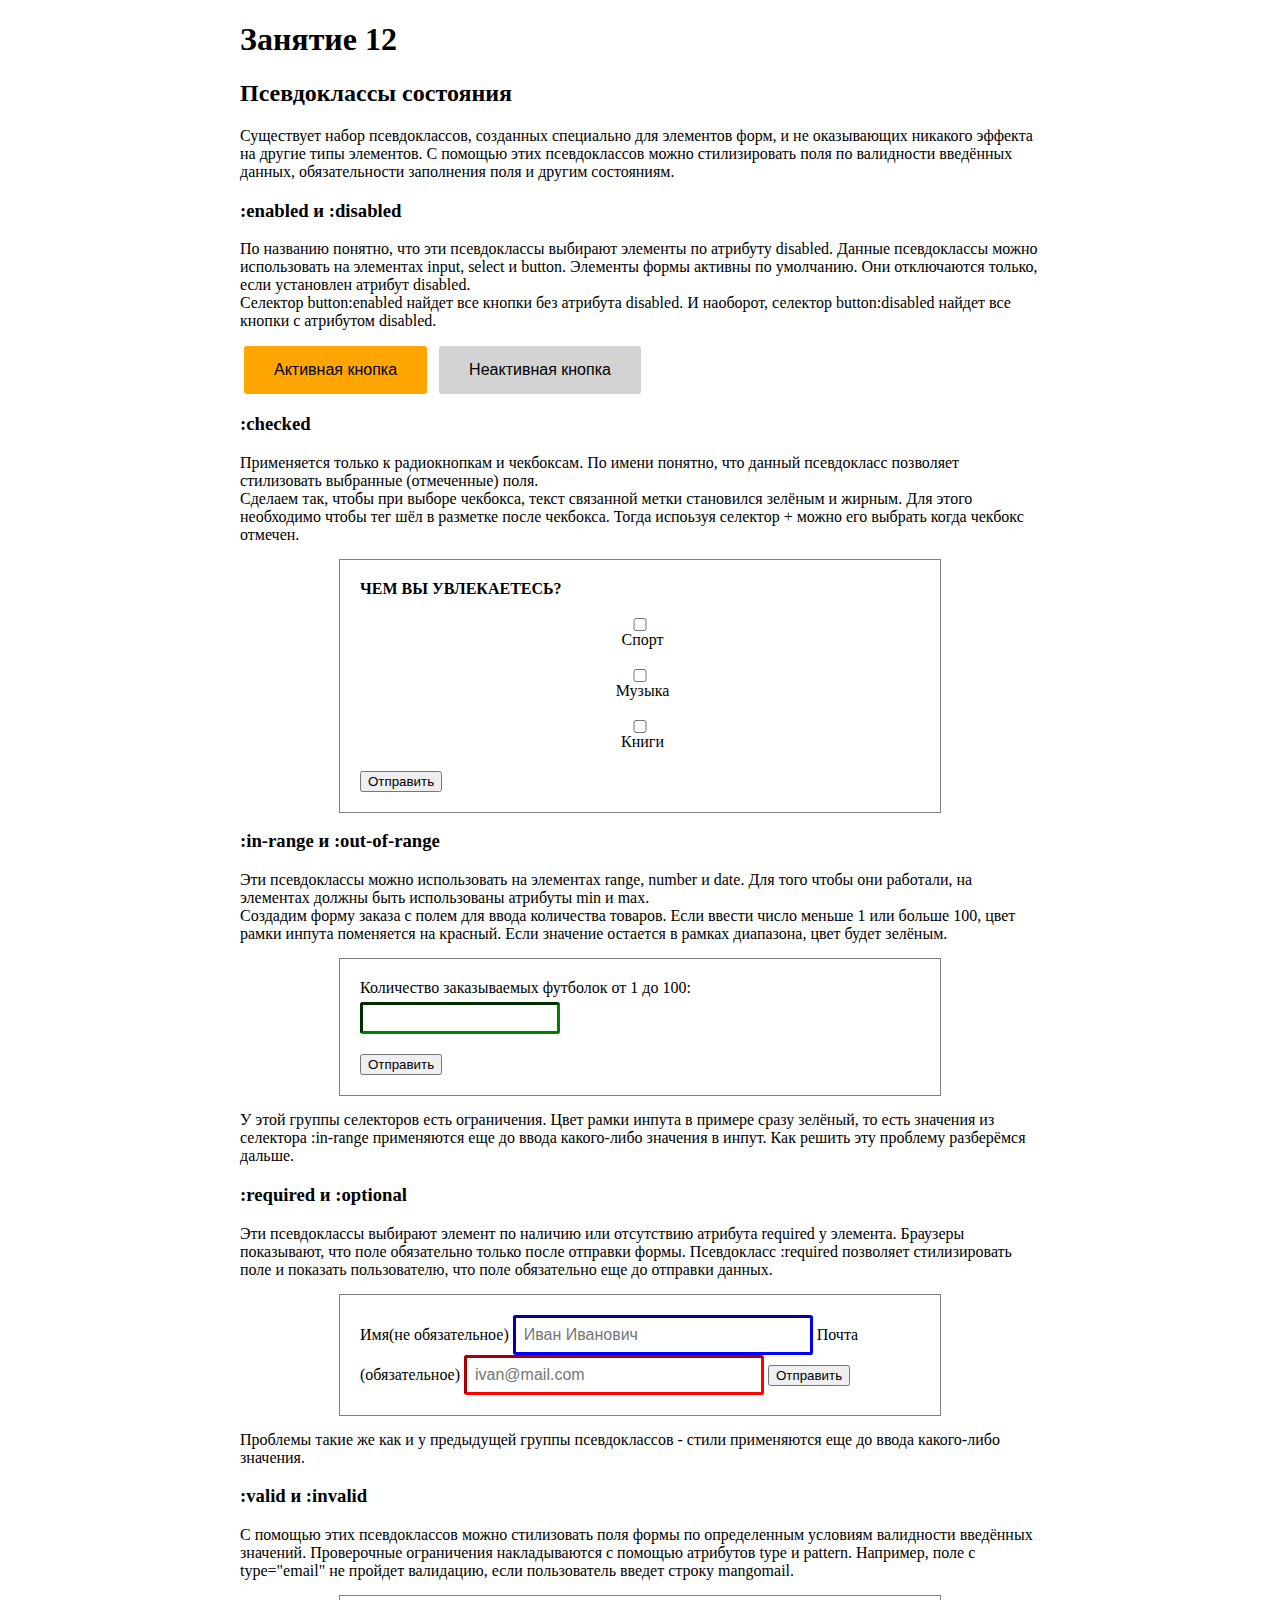
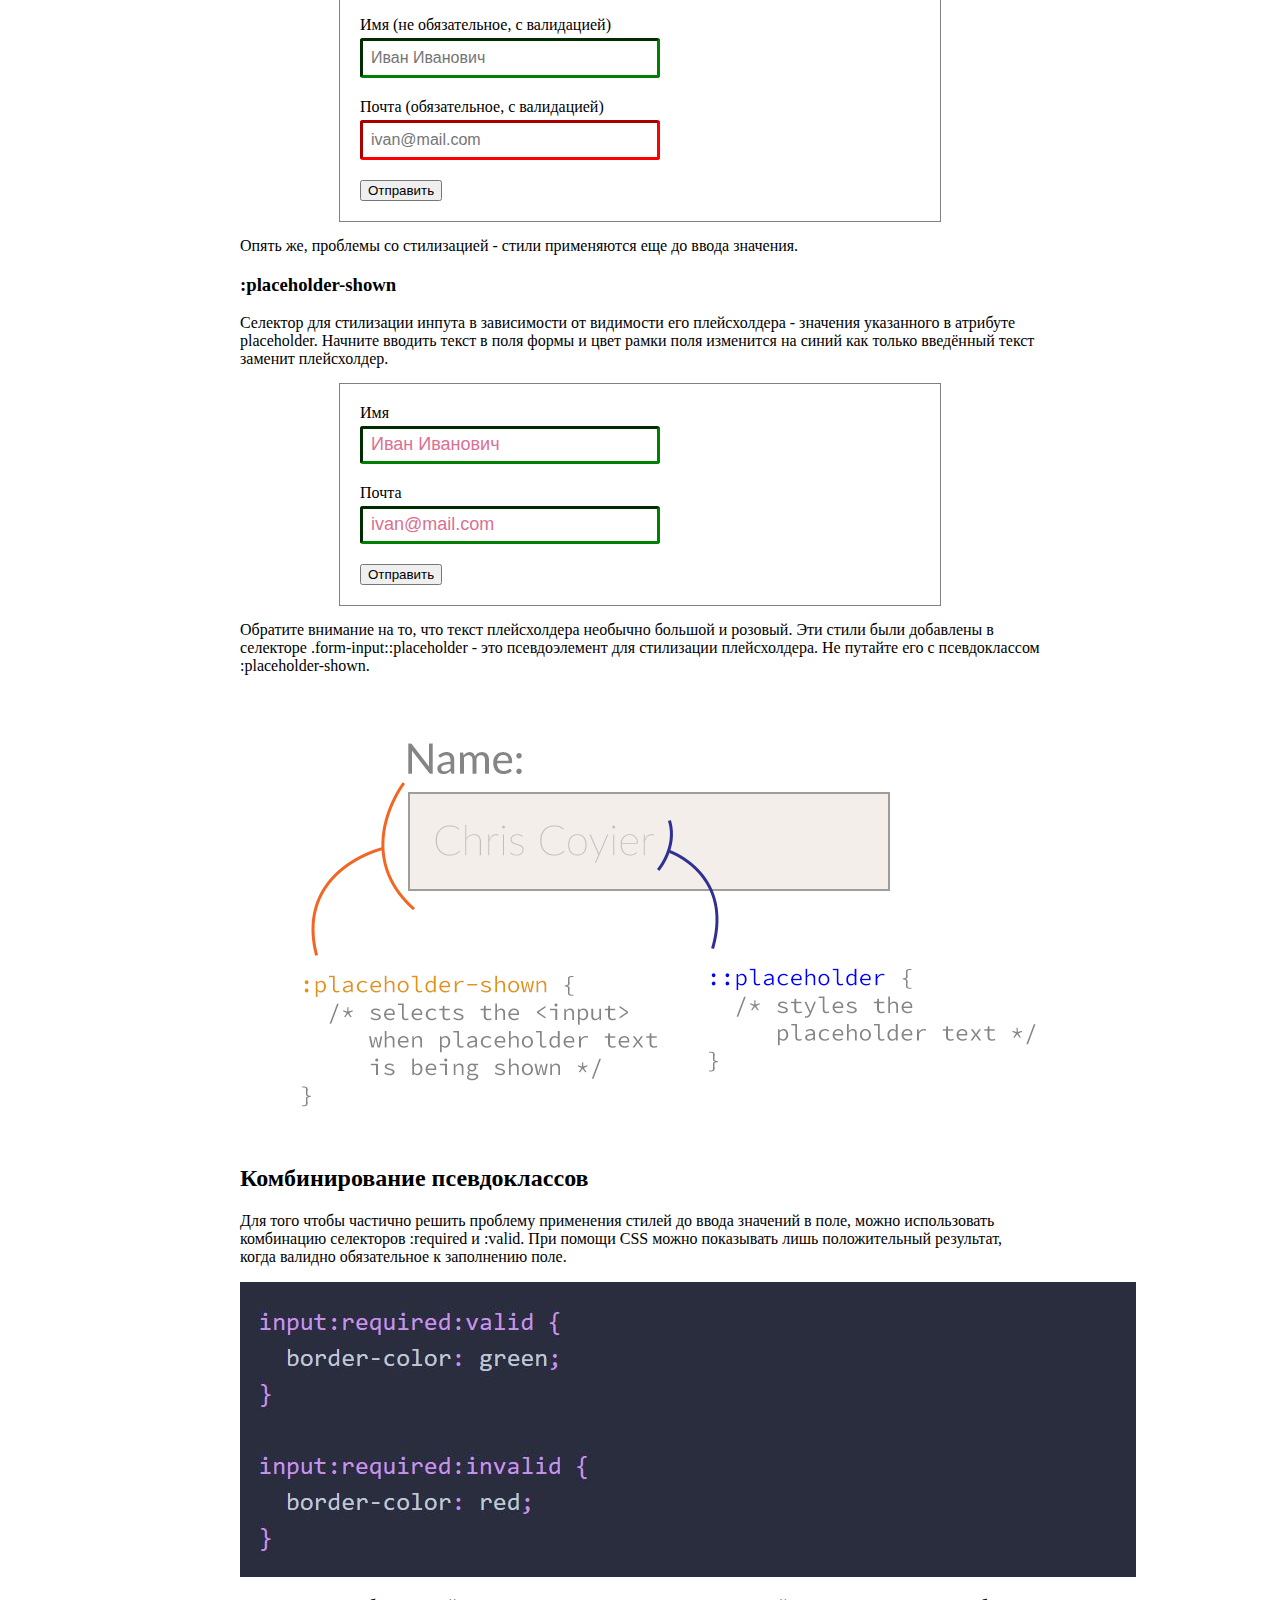
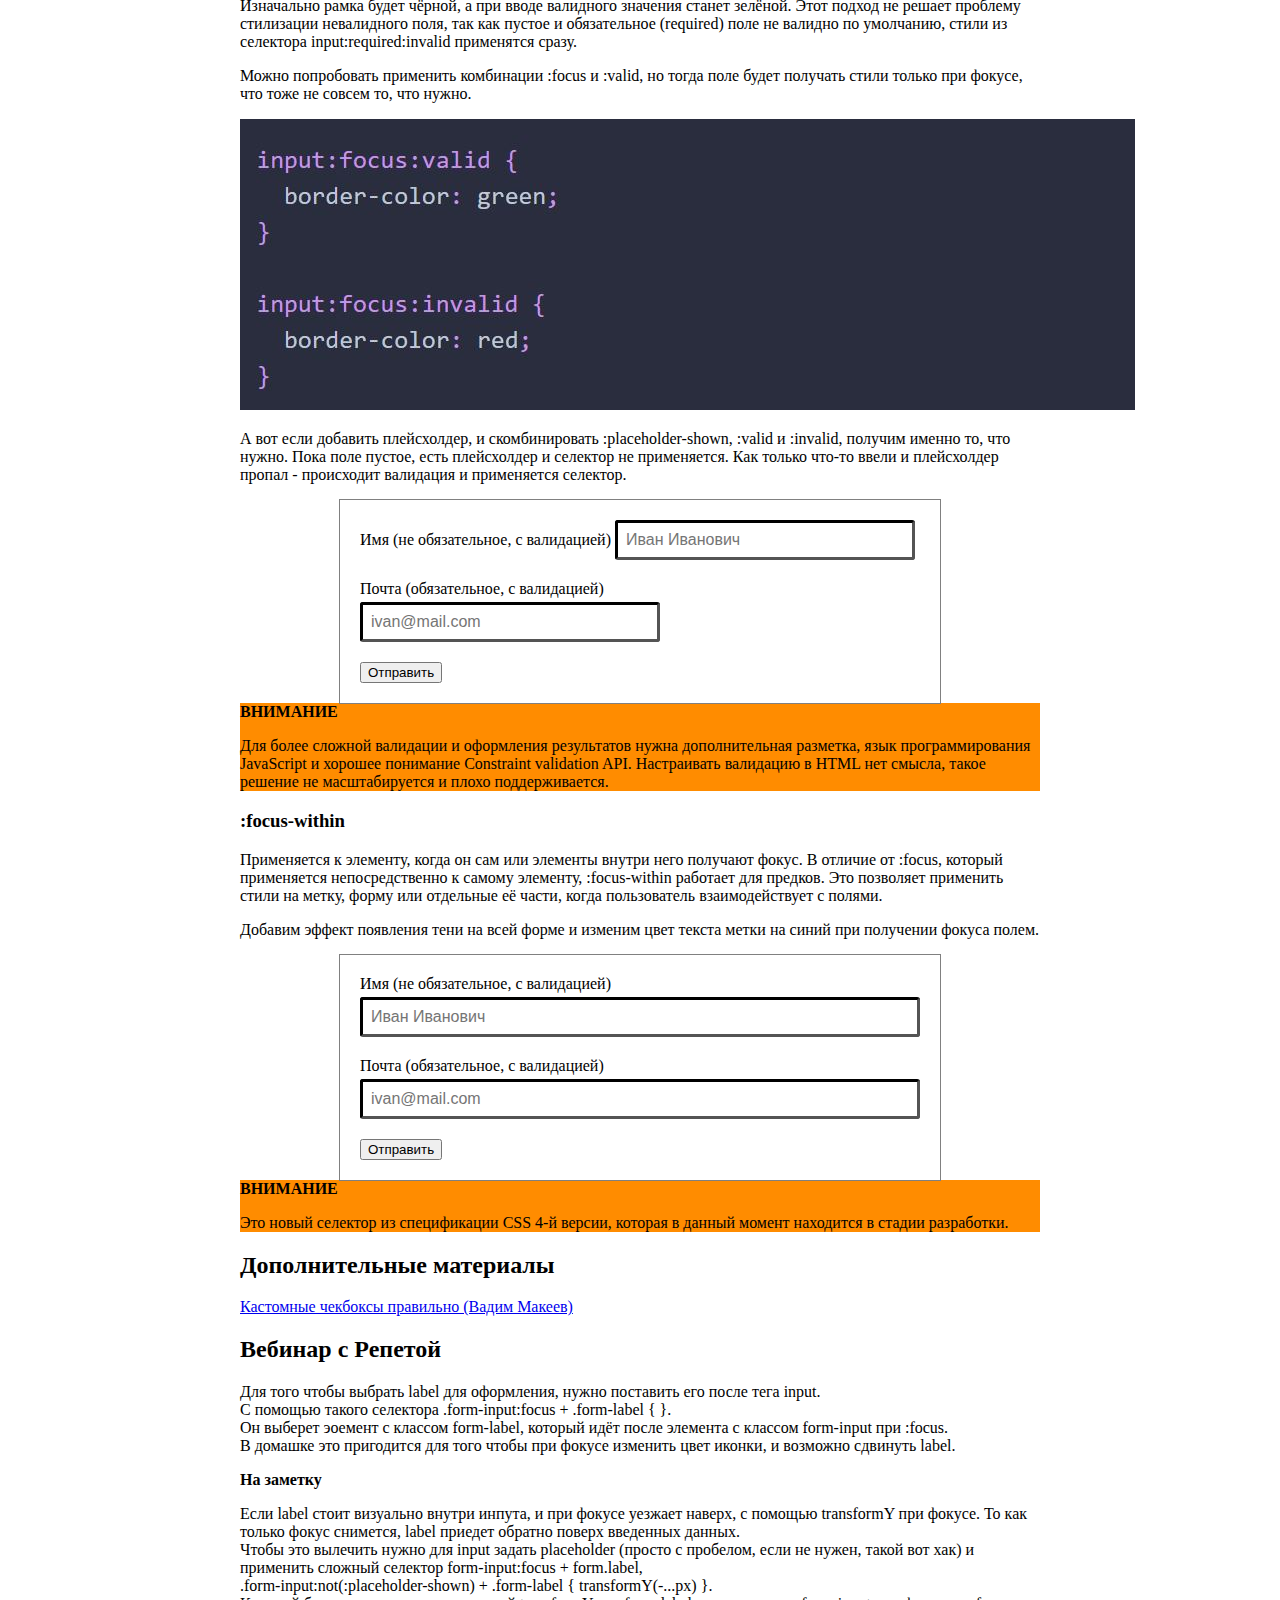
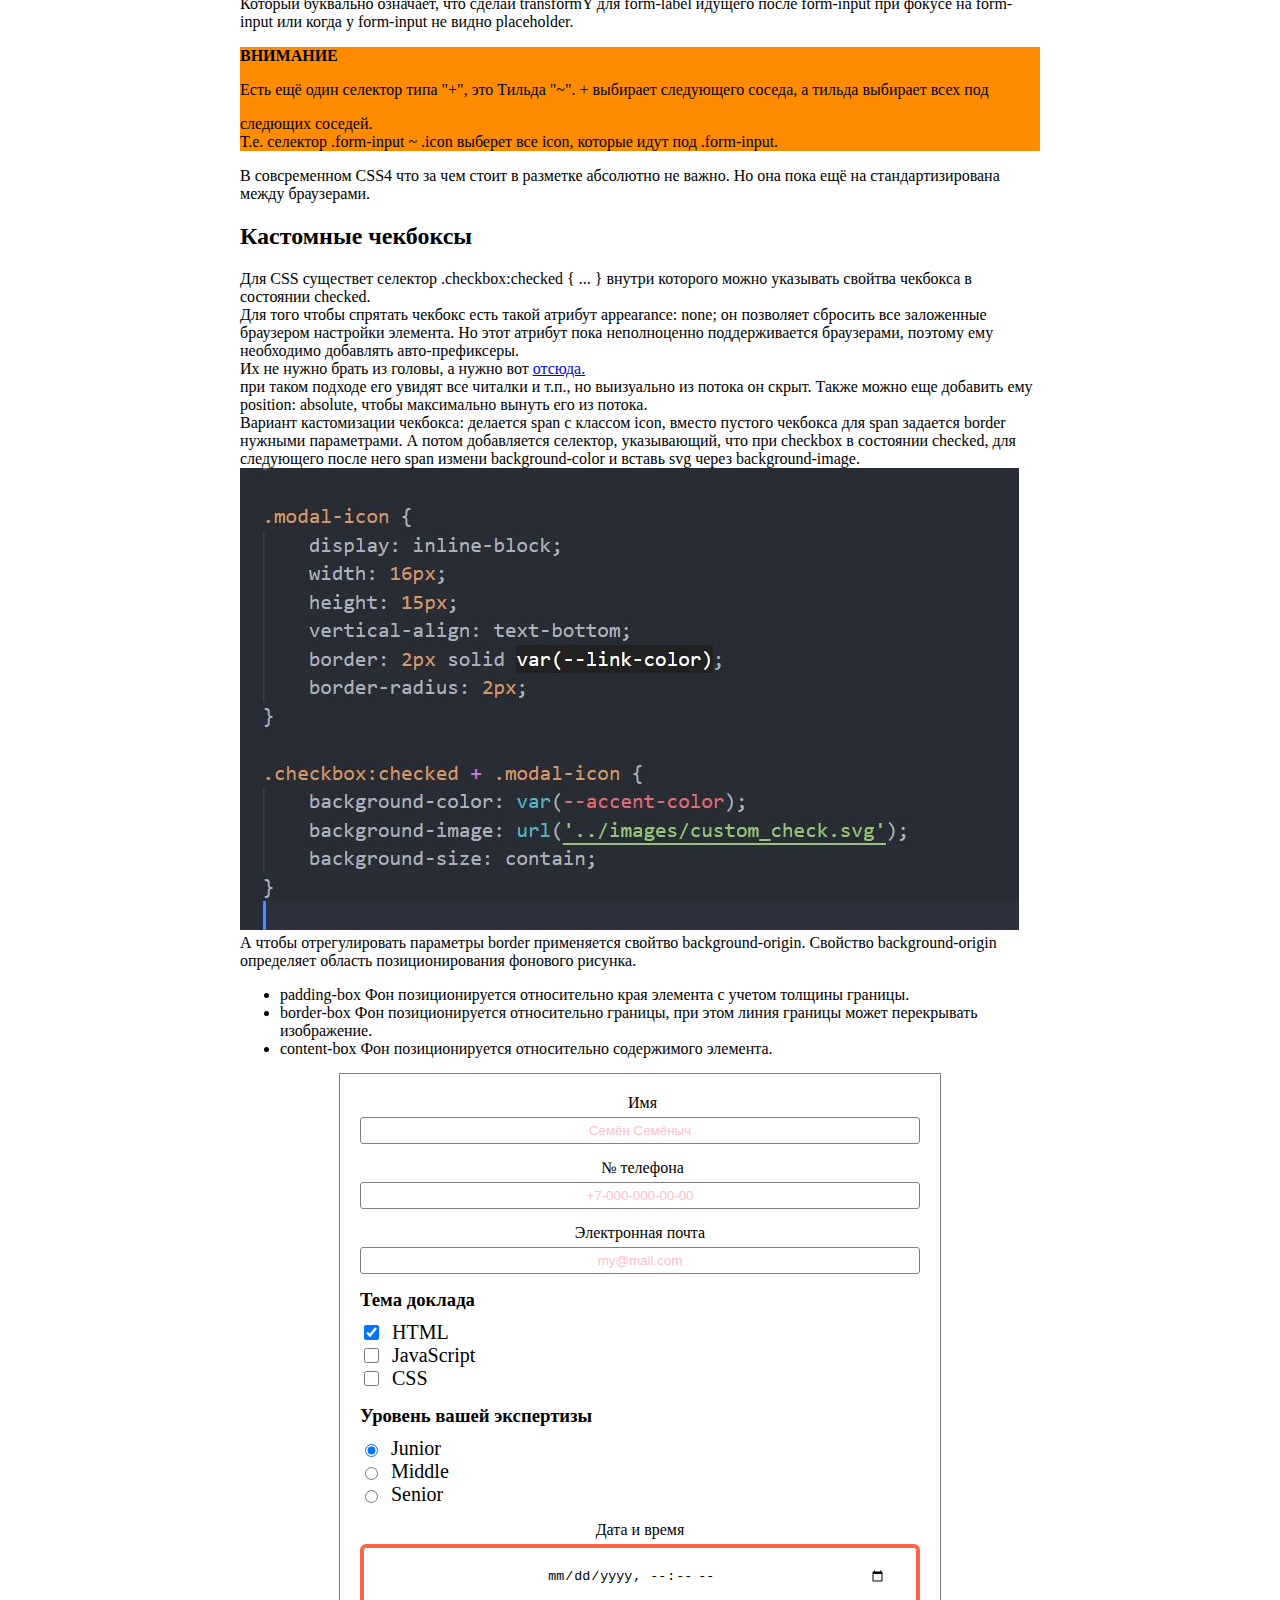
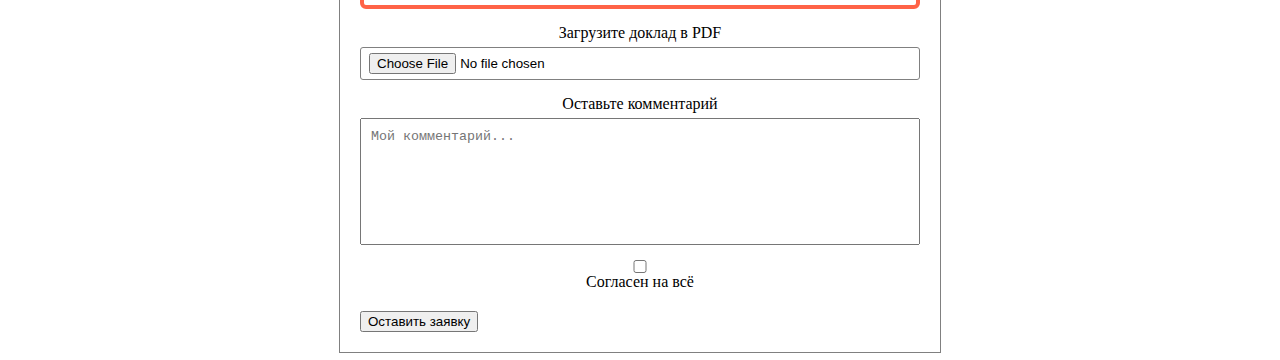
<file: lesson12.html>
<!DOCTYPE html>
<html lang="ru">
<head>
    <meta charset="UTF-8">
    <meta name="viewport" content="width=device-width, initial-scale=1.0">
    <title>Стилизация форм</title>
    <link rel="stylesheet" href="./css/style_lesson12.css">
</head>
<body class="body-container">
<h1>Занятие 12</h1>

<h2>Псевдоклассы состояния</h2>

<p>
    Существует набор псевдоклассов, созданных специально для элементов форм, и не оказывающих никакого эффекта на другие типы элементов. С помощью этих псевдоклассов можно стилизировать поля по валидности введённых данных, обязательности заполнения поля и другим состояниям.
</p>

<h3>:enabled и :disabled</h3>
<p>
    По названию понятно, что эти псевдоклассы выбирают элементы по атрибуту disabled. Данные псевдоклассы можно использовать на элементах input, select и button. Элементы формы активны по умолчанию. Они отключаются только, если установлен атрибут disabled.
    <br> Селектор button:enabled найдет все кнопки без атрибута disabled. И наоборот, селектор button:disabled найдет все кнопки с атрибутом disabled.
</p>
<button class="btn">Активная кнопка</button>
<button class="btn" disabled>Неактивная кнопка</button>

<h3>:checked</h3>
<p>
    Применяется только к радиокнопкам и чекбоксам. По имени понятно, что данный псевдокласс позволяет стилизовать выбранные (отмеченные) поля.
    <br>
    Сделаем так, чтобы при выборе чекбокса, текст связанной метки становился зелёным и жирным. Для этого необходимо чтобы тег <label> шёл в разметке после чекбокса. Тогда испоьзуя селектор + можно его выбрать когда чекбокс отмечен.
    </p>
    <div>
        <form class="form">
            <div role="group">
              <b class="form-caption">Чем вы увлекаетесь?</b>
          
              <div class="form-field">
                <input type="checkbox" class="form-input" name="hobby" value="sports" id="sports">
                <label class="form-label" for="sports">Спорт</label>
              </div>
          
              <div class="form-field">
                <input type="checkbox" class="form-input" name="hobby" value="music" id="music">
                <label class="form-label" for="music">Музыка</label>
              </div>
          
              <div class="form-field">
                <input type="checkbox" class="form-input" name="hobby" value="books" id="books">
                <label class="form-label" for="books">Книги</label>
              </div>
            </div>
          
            <button type="submit">Отправить</button>
          </form>
    </div>
    <h3>:in-range и :out-of-range</h3>
    <p>
        Эти псевдоклассы можно использовать на элементах range, number и date. Для того чтобы они работали, на элементах должны быть использованы атрибуты min и max.
        <br>
        Создадим форму заказа с полем для ввода количества товаров. Если ввести число меньше 1 или больше 100, цвет рамки инпута поменяется на красный. Если значение остается в рамках диапазона, цвет будет зелёным.
    </p>
    <div>
        <form class="form">

            <div class="form-field1">
              <label for="quantity" class="form-label1">Количество заказываемых футболок от 1 до 100:</label>
              <input type="number" min="1" max="100" step="1" name="quantity" id="quantity" class="form-input1">
            </div>
          
            <button type="submit">Отправить</button>
          </form>
    </div>
    <p>
        У этой группы селекторов есть ограничения. Цвет рамки инпута в примере сразу зелёный, то есть значения из селектора :in-range применяются еще до ввода какого-либо значения в инпут. Как решить эту проблему разберёмся дальше.
    </p>
    <h3>:required и :optional</h3>
    <p>
        Эти псевдоклассы выбирают элемент по наличию или отсутствию атрибута required у элемента. Браузеры показывают, что поле обязательно только после отправки формы. Псевдокласс :required позволяет стилизировать поле и показать пользователю, что поле обязательно еще до отправки данных.
    </p>
    <div>
        <form class="form">

            <label class="form-field2">
              <span class="form-label2">Имя(не обязательное)</span>
              <input type="text" class="form-input2" name="name" placeholder="Иван Иванович">
          
            </label>
          
            <label class="form-field2">
              <span class="form-label2">Почта (обязательное)</span>
              <input type="email" class="form-input2" name="mail" placeholder="ivan@mail.com" required>
            </label>
          
            <button type="submit">Отправить</button>
          </form>
    </div>
    <p>
        Проблемы такие же как и у предыдущей группы псевдоклассов - стили применяются еще до ввода какого-либо значения.
    </p>

    <h3>:valid и :invalid</h3>
    <p>
      С помощью этих псевдоклассов можно стилизовать поля формы по определенным условиям валидности введённых значений. Проверочные ограничения накладываются с помощью атрибутов type и pattern. Например, поле с type="email" не пройдет валидацию, если пользователь введет строку mangomail.
    </p>
    <div>
      <form class="form">

        <label class="form-field3">
          <span class="form-label3">Имя (не обязательное, c валидацией)</span>
          <input type="text" class="form-input3" name="name" placeholder="Иван Иванович">
      
        </label>
      
        <label class="form-field3">
          <span class="form-label3">Почта (обязательное, с валидацией)</span>
          <input type="email" class="form-input3" name="mail" placeholder="ivan@mail.com" required>
      
        </label>
      
        <button type="submit">Отправить</button>
      </form>
    </div>
    <p>
      Опять же, проблемы со стилизацией - стили применяются еще до ввода значения.
    </p>

    <h3>:placeholder-shown</h3>
    <p>
      Селектор для стилизации инпута в зависимости от видимости его плейсхолдера - значения указанного в атрибуте placeholder. Начните вводить текст в поля формы и цвет рамки поля изменится на синий как только введённый текст заменит плейсхолдер.
    </p>
    <div>
      <form class="form">

        <label class="form-field4">
          <span class="form-label4">Имя</span>
          <input type="text" class="form-input4" name="name" placeholder="Иван Иванович">
      
        </label>
      
        <label class="form-field4">
          <span class="form-label4">Почта</span>
          <input type="email" class="form-input4" name="mail" placeholder="ivan@mail.com">
      
        </label>
      
        <button type="submit">Отправить</button>
      </form>
    </div>
    <p>
      Обратите внимание на то, что текст плейсхолдера необычно большой и розовый. Эти стили были добавлены в селекторе .form-input::placeholder - это псевдоэлемент для стилизации плейсхолдера. Не путайте его с псевдоклассом :placeholder-shown.
    </p>
    <img src="./images/placeholder-shown.png" alt="">

    <h2>Комбинирование псевдоклассов</h2>
    <p>
      Для того чтобы частично решить проблему применения стилей до ввода значений в поле, можно использовать комбинацию селекторов :required и :valid. При помощи CSS можно показывать лишь положительный результат, когда валидно обязательное к заполнению поле.
    </p>
    <img src="./images/combine.JPG" alt="">
    <p>
      Изначально рамка будет чёрной, а при вводе валидного значения станет зелёной. Этот подход не решает проблему стилизации невалидного поля, так как пустое и обязательное (required) поле не валидно по умолчанию, стили из селектора input:required:invalid применятся сразу.
    </p>
    <p>
      Можно попробовать применить комбинации :focus и :valid, но тогда поле будет получать стили только при фокусе, что тоже не совсем то, что нужно.
    </p>
    <img src="./images/focus-valid-invalid.JPG" alt="">
    <p>
      А вот если добавить плейсхолдер, и скомбинировать :placeholder-shown, :valid и :invalid, получим именно то, что нужно. Пока поле пустое, есть плейсхолдер и селектор не применяется. Как только что-то ввели и плейсхолдер пропал - происходит валидация и применяется селектор.
    </p>
    <div>
      <form class="form">

        <label class="form-field5">
          <span class="form-labe5l">Имя (не обязательное, c валидацией)</span>
          <input type="text" class="form-input5" name="name" placeholder="Иван Иванович">
      
        </label>
      
        <label class="form-field5">
          <span class="form-label5">Почта (обязательное, с валидацией)</span>
          <input type="email" class="form-input5" name="mail" placeholder="ivan@mail.com" required>
      
        </label>
      
        <button type="submit">Отправить</button>
      </form>
    </div>
    <div class="attention">
      <b>ВНИМАНИЕ</b>
      <p>
      Для более сложной валидации и оформления результатов нужна дополнительная разметка, язык программирования JavaScript и хорошее понимание Constraint validation API. Настраивать валидацию в HTML нет смысла, такое решение не масштабируется и плохо поддерживается.
      </p>
    </div>

    <h3>:focus-within</h3>
    <p>
      Применяется к элементу, когда он сам или элементы внутри него получают фокус. В отличие от :focus, который применяется непосредственно к самому элементу, :focus-within работает для предков. Это позволяет применить стили на метку, форму или отдельные её части, когда пользователь взаимодействует с полями.
    </p>
    <p>
      Добавим эффект появления тени на всей форме и изменим цвет текста метки на синий при получении фокуса полем.
    </p>
    
    <form class="form">

      <label class="form-field6">
        <span class="form-label6">Имя (не обязательное, c валидацией)</span>
        <input type="text" class="form-input6" name="name" placeholder="Иван Иванович">
    
      </label>
    
      <label class="form-field6">
        <span class="form-label6">Почта (обязательное, с валидацией)</span>
        <input type="email" class="form-input6" name="mail" placeholder="ivan@mail.com" required>
    
      </label>
    
      <button type="submit">Отправить</button>
    </form>
    <div class="attention">
      <b>ВНИМАНИЕ</b>
      <p>
        Это новый селектор из спецификации CSS 4-й версии, которая в данный момент находится в стадии разработки.
      </p>
    </div>

    <h2>Дополнительные материалы</h2>
    <a href="https://www.youtube.com/watch?v=E6kLaaQFctU&feature=youtu.be">Кастомные чекбоксы правильно (Вадим Макеев)</a>


    

    <h2>Вебинар с Репетой</h2>

    <p>
      Для того чтобы выбрать label для оформления, нужно поставить его после тега input. 
      <br> С помощью такого селектора .form-input:focus + .form-label { }. 
      <br>Он выберет эоемент с классом form-label, который идёт после элемента с классом form-input при :focus. 
      <br> В домашке это пригодится для того чтобы при фокусе изменить цвет иконки, и возможно сдвинуть label. 
      <br>
      <div class="note">
        <b>На заметку</b>
        <p>
          Если label стоит визуально внутри инпута, и при фокусе уезжает наверх, с помощью transformY при фокусе. То как только фокус снимется, label приедет обратно поверх введенных данных. <br>
          Чтобы это вылечить нужно для input задать placeholder (просто с пробелом, если не нужен, такой вот хак) и применить сложный селектор 
          form-input:focus + form.label,<br>
          .form-input:not(:placeholder-shown) + .form-label { transformY(-...px) }. <br>
          Который буквально означает, что сделай transformY для form-label идущего после form-input при фокусе на form-input или когда у form-input не видно placeholder. 
          <br>

        </p>
      </div>
      <div class="attention">
        <b>ВНИМАНИЕ</b>
        <p>
         Есть ещё один селектор типа "+", это Тильда "~". + выбирает следующего соседа, а тильда выбирает всех под  
        </p>следющих соседей. <br>
        Т.е. селектор .form-input ~ .icon выберет все icon, которые идут под .form-input. 

      </div>
      <p>
        В совсременном CSS4 что за чем стоит в разметке абсолютно не важно. Но она пока ещё на стандартизирована между браузерами. <br>

      </p>

      <h2>Кастомные чекбоксы</h2>
      Для CSS существет селектор .checkbox:checked { ... } внутри которого можно указывать свойтва чекбокса в состоянии checked. 
      <br> Для того чтобы спрятать чекбокс есть такой атрибут appearance: none; он позволяет сбросить все заложенные браузером настройки элемента. 
      Но этот атрибут пока неполноценно поддерживается браузерами, поэтому ему необходимо добавлять авто-префиксеры. <br>
      Их не нужно брать из головы, а нужно вот <a href="https://autoprefixer.github.io/ru/"> отсюда.</a>
      <br> при таком подходе его увидят все читалки и т.п., но выизуально из потока он скрыт. Также можно еще добавить ему position: absolute, чтобы максимально вынуть его из потока. 
      <br>
      Вариант кастомизации чекбокса: делается span с классом icon, вместо пустого чекбокса для span задается border нужными параметрами. 
      А потом добавляется селектор, указывающий, что при checkbox в состоянии checked, для следующего после него span измени background-color и вставь svg через background-image. <br>
      <img src="./images/modal-checkbox.JPG" alt="">
      <br> А чтобы отрегулировать параметры border применяется свойтво background-origin. Свойство background-origin определяет область позиционирования фонового рисунка.  
      <ul>
        <li>padding-box
          Фон позиционируется относительно края элемента с учетом толщины границы.</li>
        <li>border-box
          Фон позиционируется относительно границы, при этом линия границы может перекрывать изображение.</li>
        <li>content-box
          Фон позиционируется относительно содержимого элемента.</li>
      </ul>
    </p>

    <form class="form js-speaker-form">
      <div class="form-field">
          <label for="name" class="form-label">Имя</label>
          <input class="form-input" type="text" name="user-name" pattern="[A-Za-zА-Яа-яЁё]" id="name" placeholder="Семён Семёныч" required>
      </div>
      
      <div class="form-field">
          <label for="tel" class="form-label">№ телефона</label>
      <input class="form-input" type="tel" name="tel" id="tel" pattern="[0-9]{11}" placeholder="+7-000-000-00-00" required>
      </div>
      
      <div class="form-field">
          <label for="mail">Электронная почта</label>
      <input type="email" name="mail" id="mail" placeholder="my@mail.com" autocomplete="off" required>
      </div>
      
       <div role="group" class="group"> 
          <h3 class="group-title">Тема доклада</h3> 

          <ul class="topic-options">
              <li><input type="checkbox" name="topic" value="html" id="html" checked>
                  <label for="html">HTML</label>
              </li>
              <li><input type="checkbox" name="topic" value="js" id="js">
                  <label for="js">JavaScript</label>
              </li>
              <li><input type="checkbox" name="topic" value="css" id="css">
                  <label for="css">CSS</label>
              </li>
          </ul>
      </div>
      <div role="group" class="group">
          <h3 class="group-title">Уровень вашей экспертизы</h3>
          <ul class="topic-options">
              <li><input type="radio" name="experience" value="junior" id="junior" checked>
                  <label for="junior">Junior</label>
              </li>
              <li><input type="radio" name="experience" value="middle" id="middle">
                  <label for="middle">Middle</label>
              </li>
              <li><input type="radio" name="experience" value="senior" id="senior">
                  <label for="senior">Senior</label>
              </li>
          </ul>         
      </div>
      <div class="form-field">
          <label for="date">Дата и время</label>
          <input type="datetime-local" name="date" id="date" class="date">
      </div>
      
      <div class="form-field">
          <label for="pdf">Загрузите доклад в PDF</label>
          <input type="file" name="" id="pdf">
      </div>
      
      <div class="form-field">
          <label for="comment">Оставьте комментарий</label>
          <textarea class="comment" name="comment" id="comment" rows="7" placeholder="Мой комментарий..."></textarea>
      </div>
      <div class="form-field">
          <input type="checkbox" name="" id="policy">
          <label for="policy">Согласен на всё</label>
      </div>

      <button type="submit">Оставить заявку</button>
  </form>


  </body>
</file>
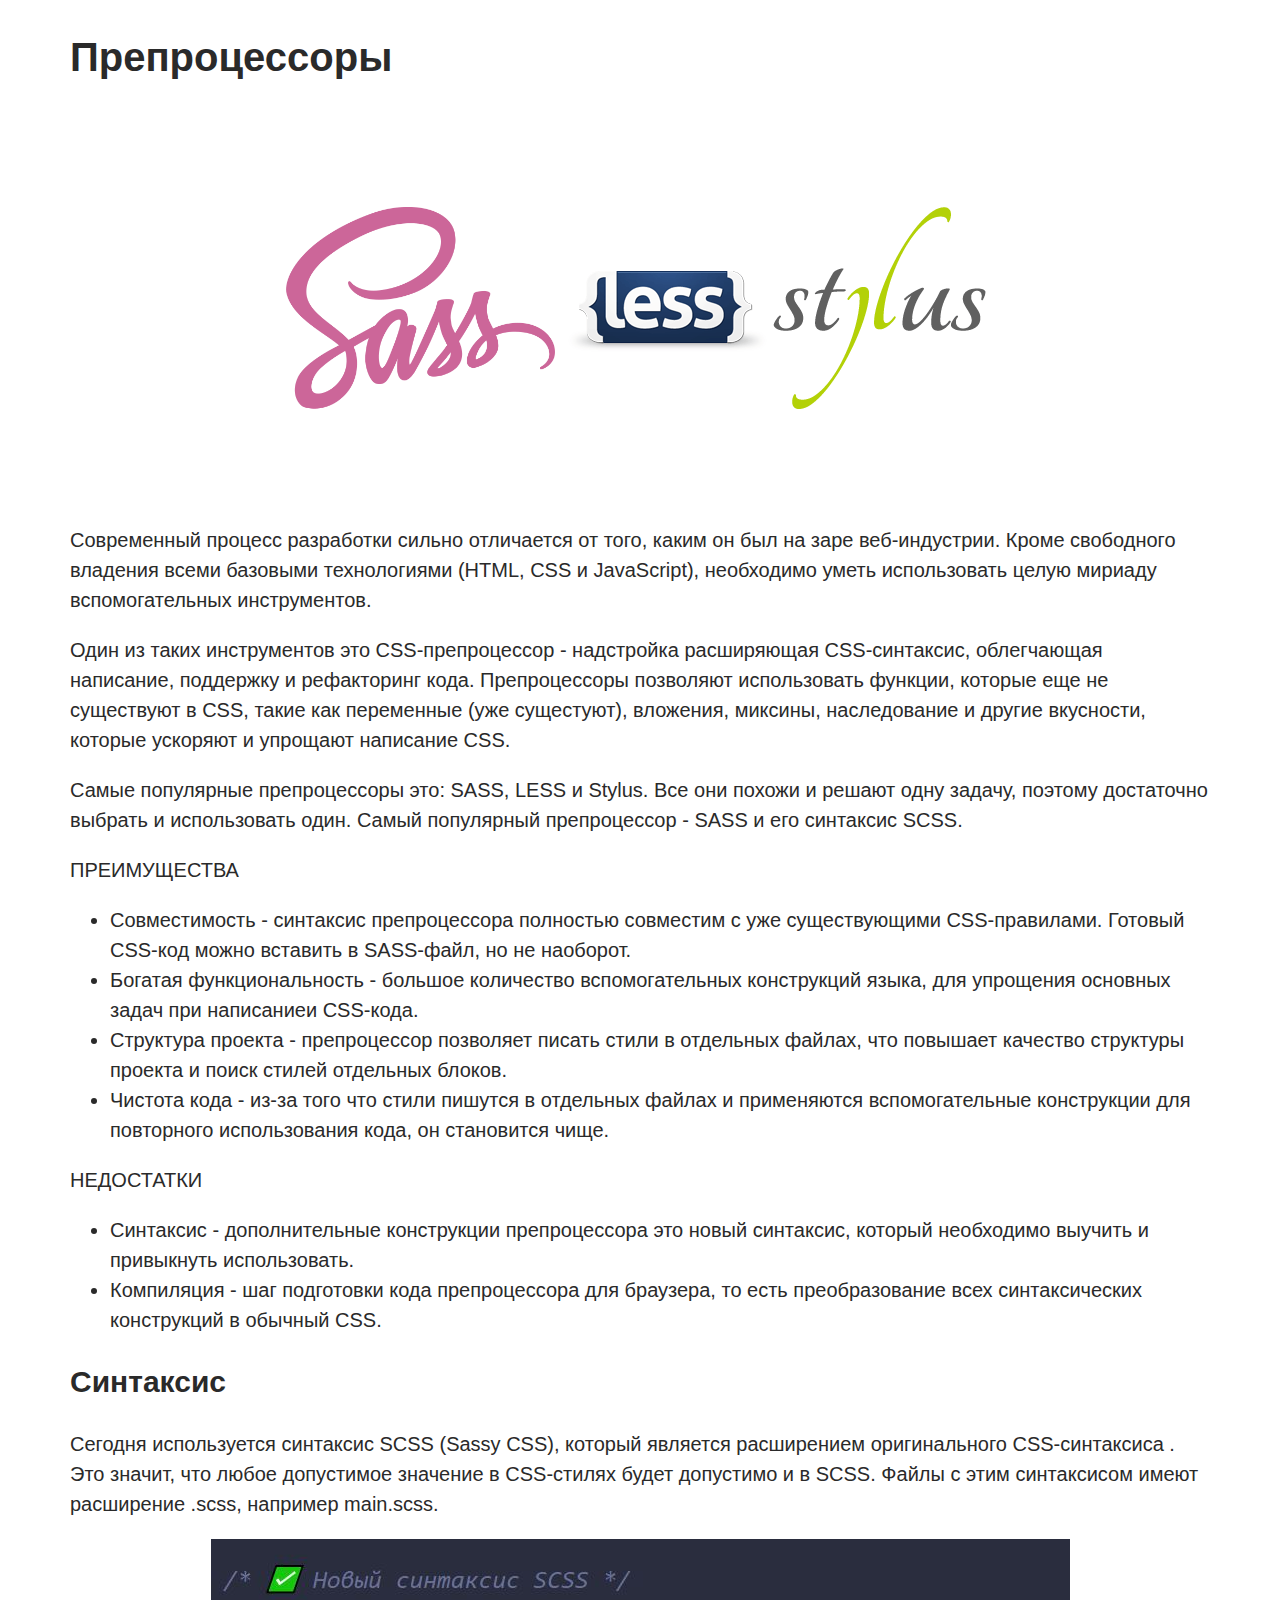
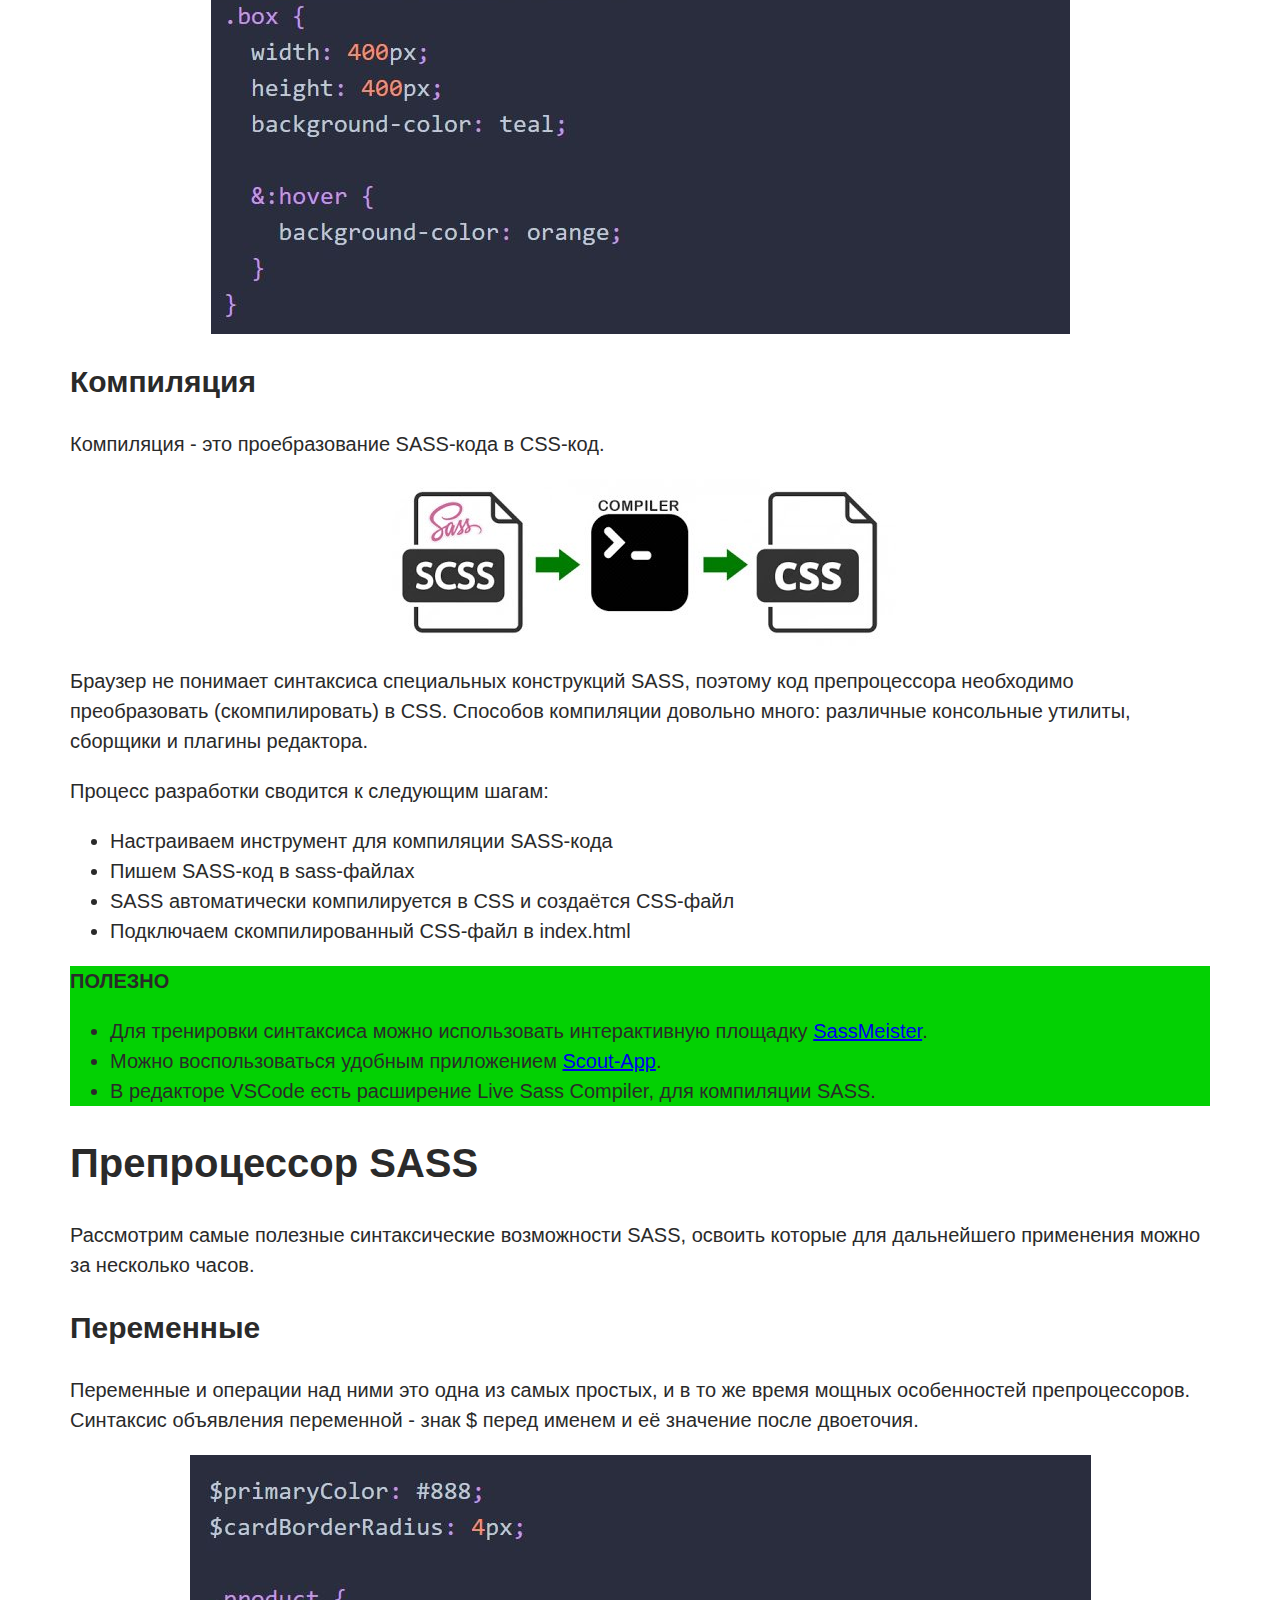
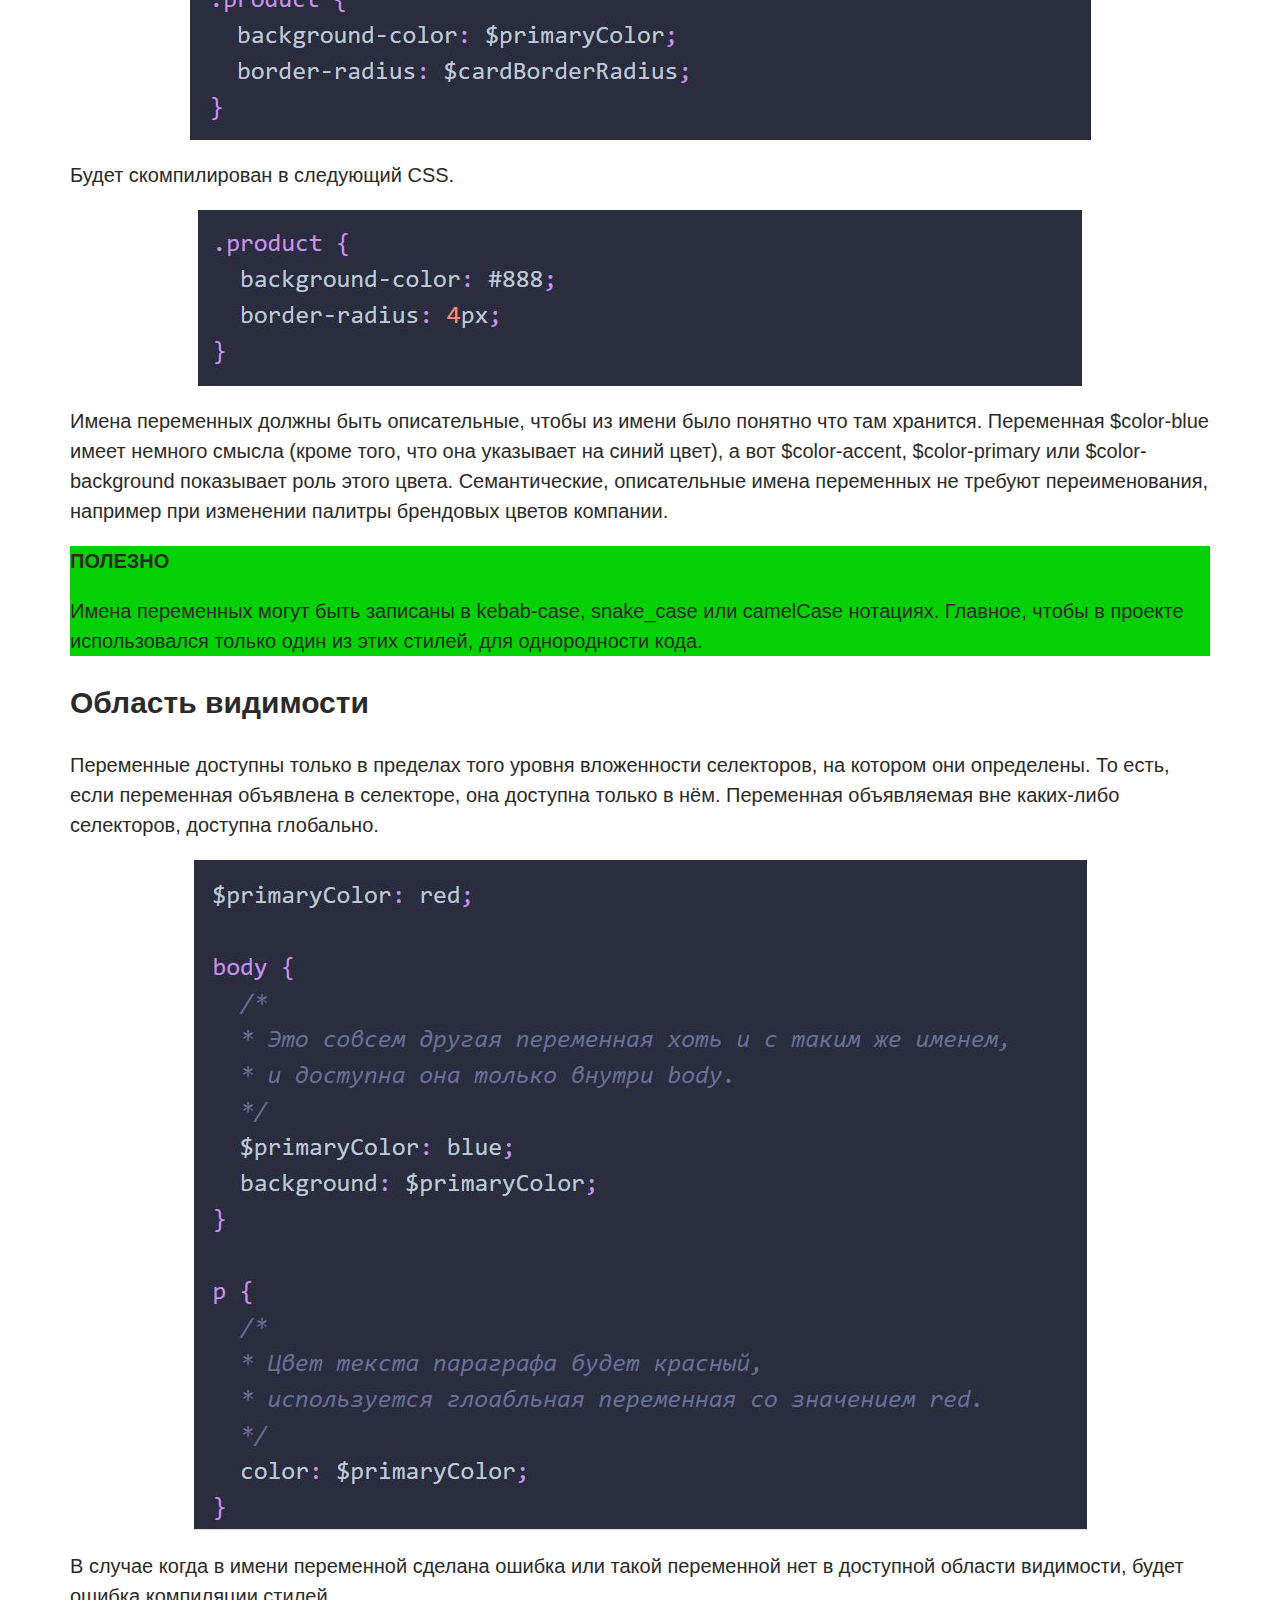
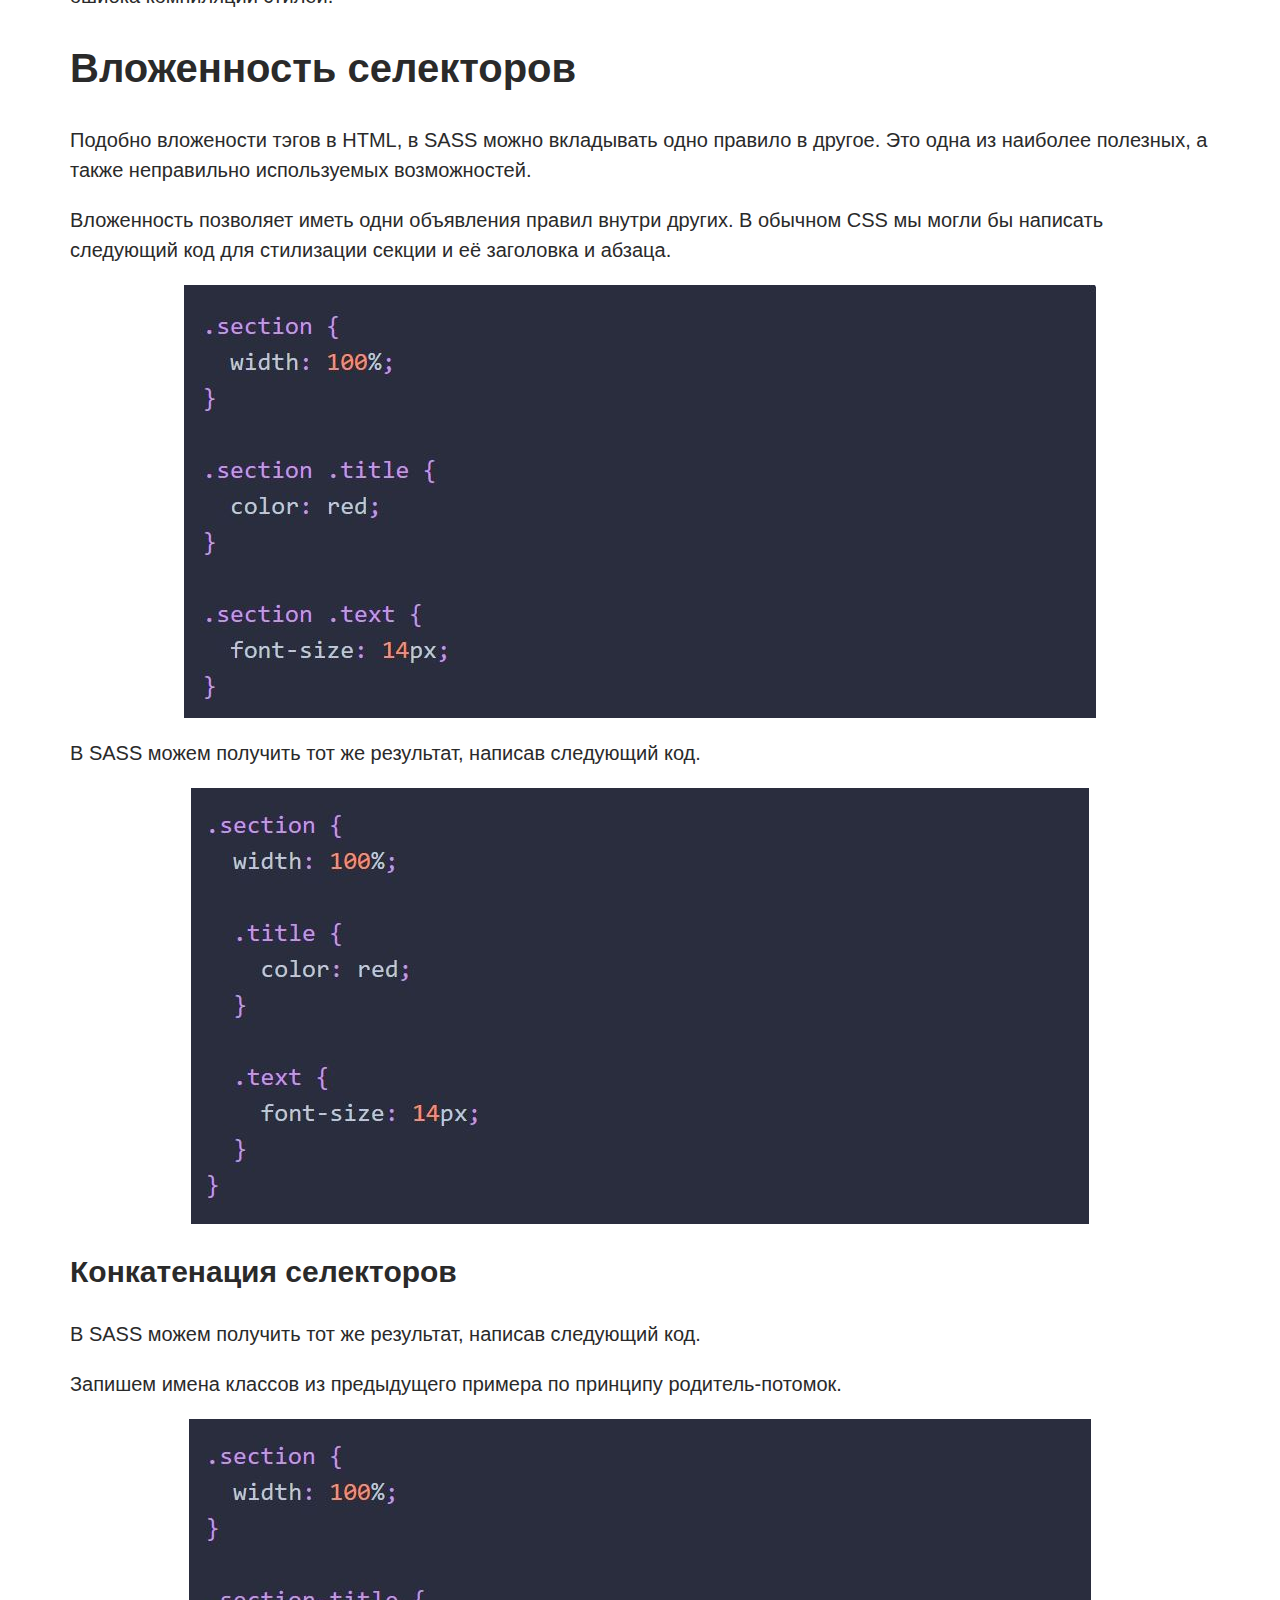
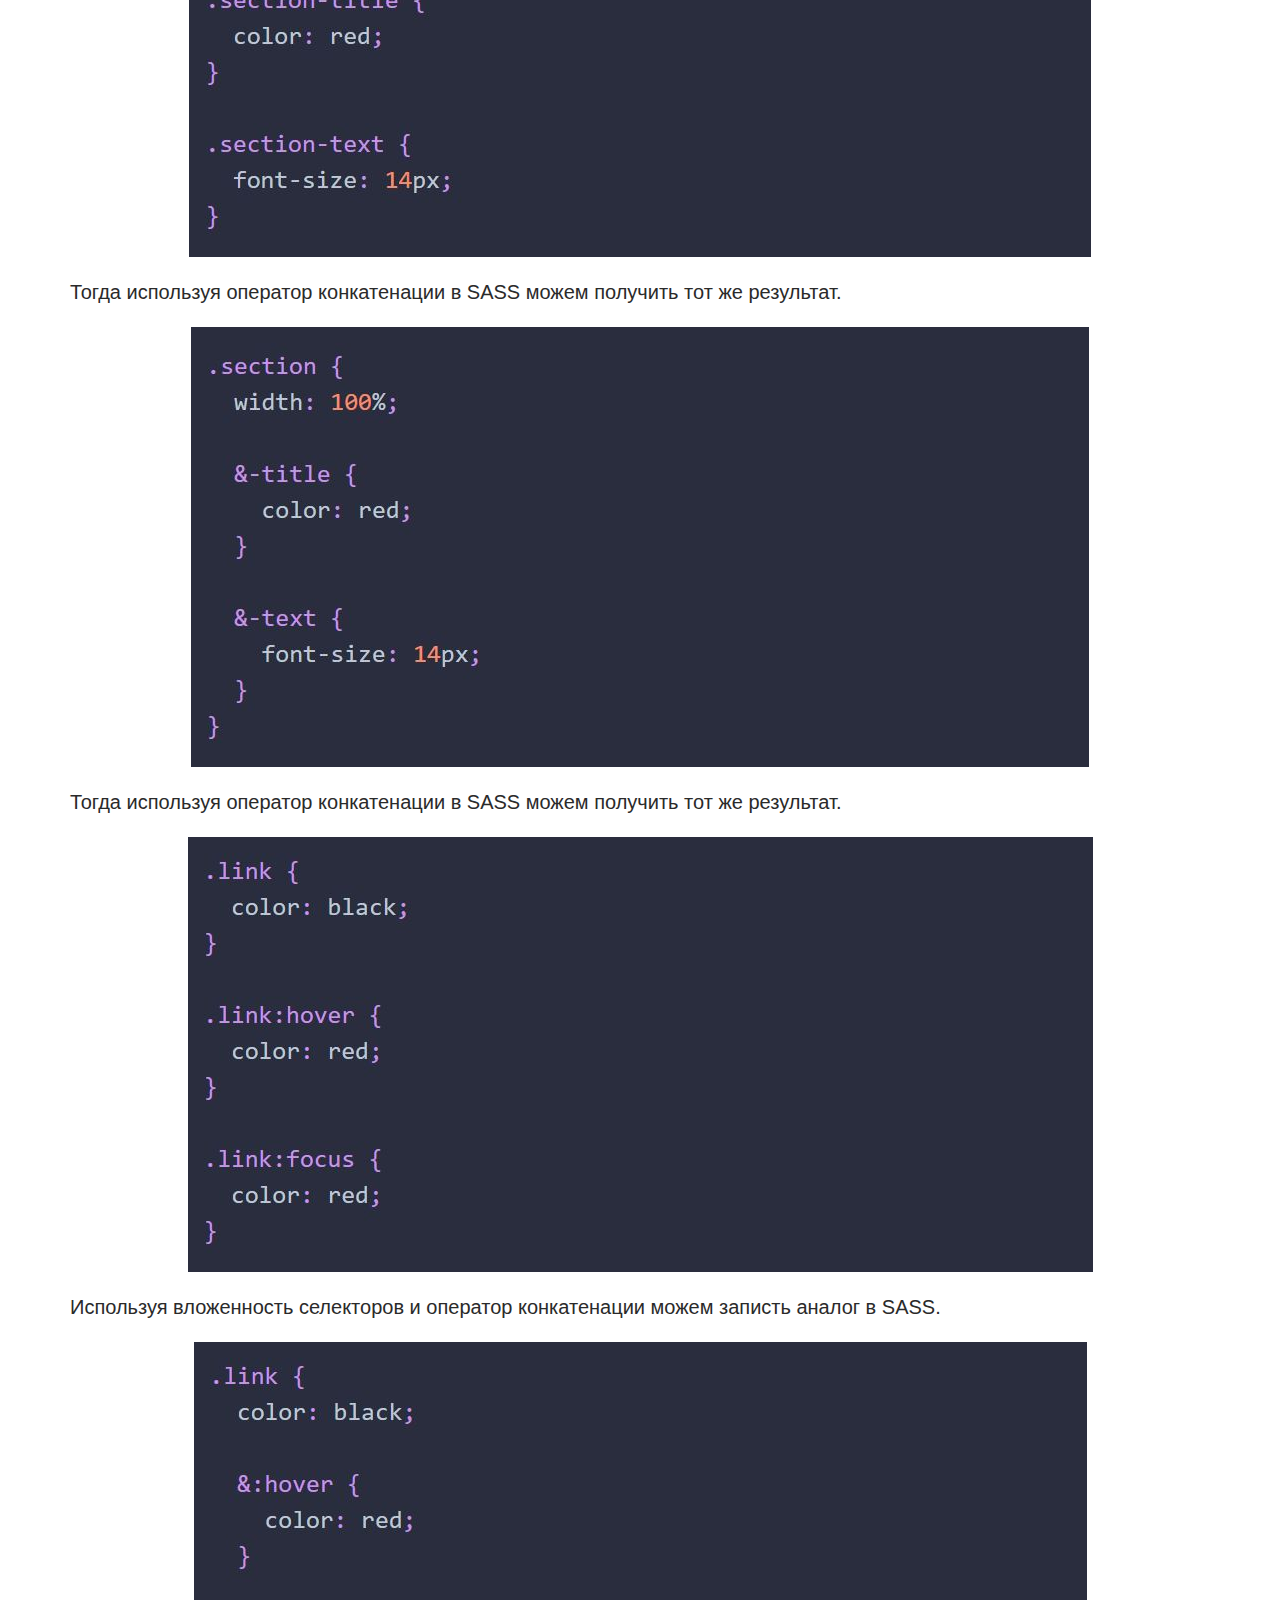
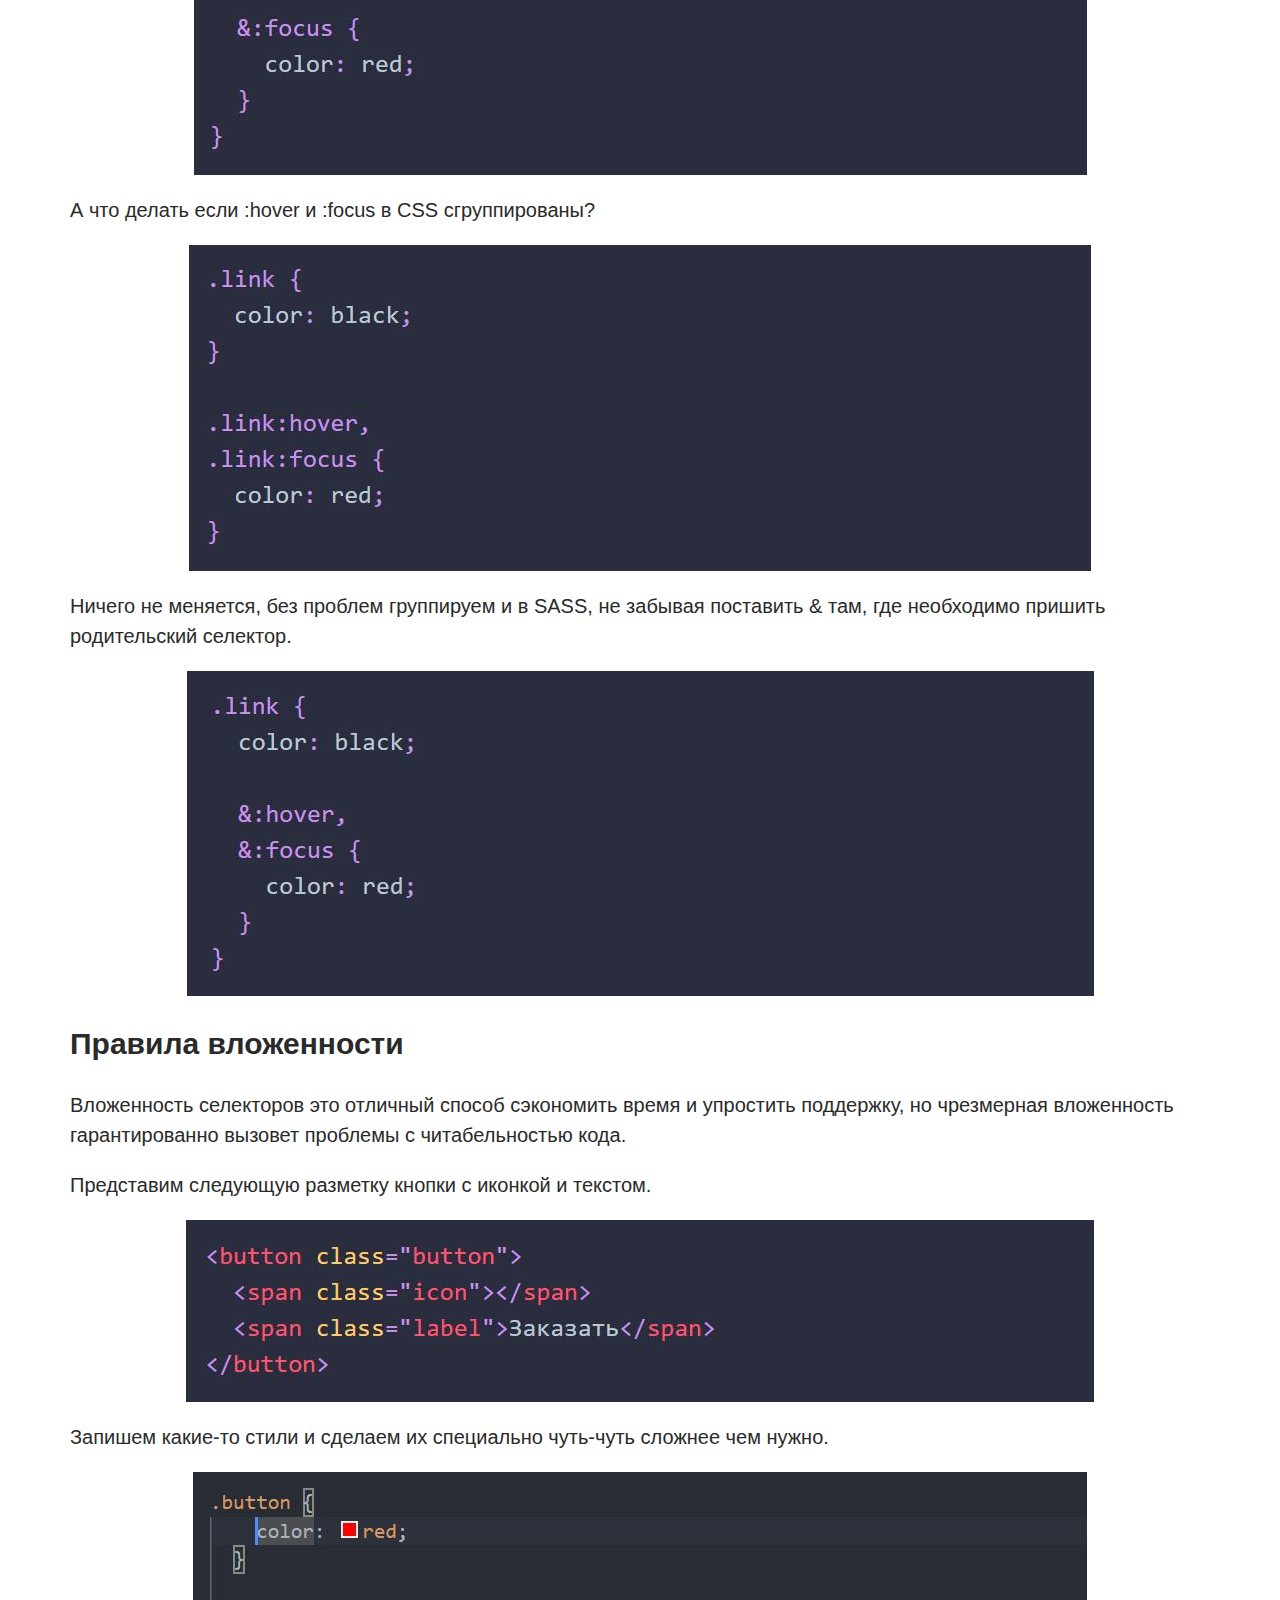
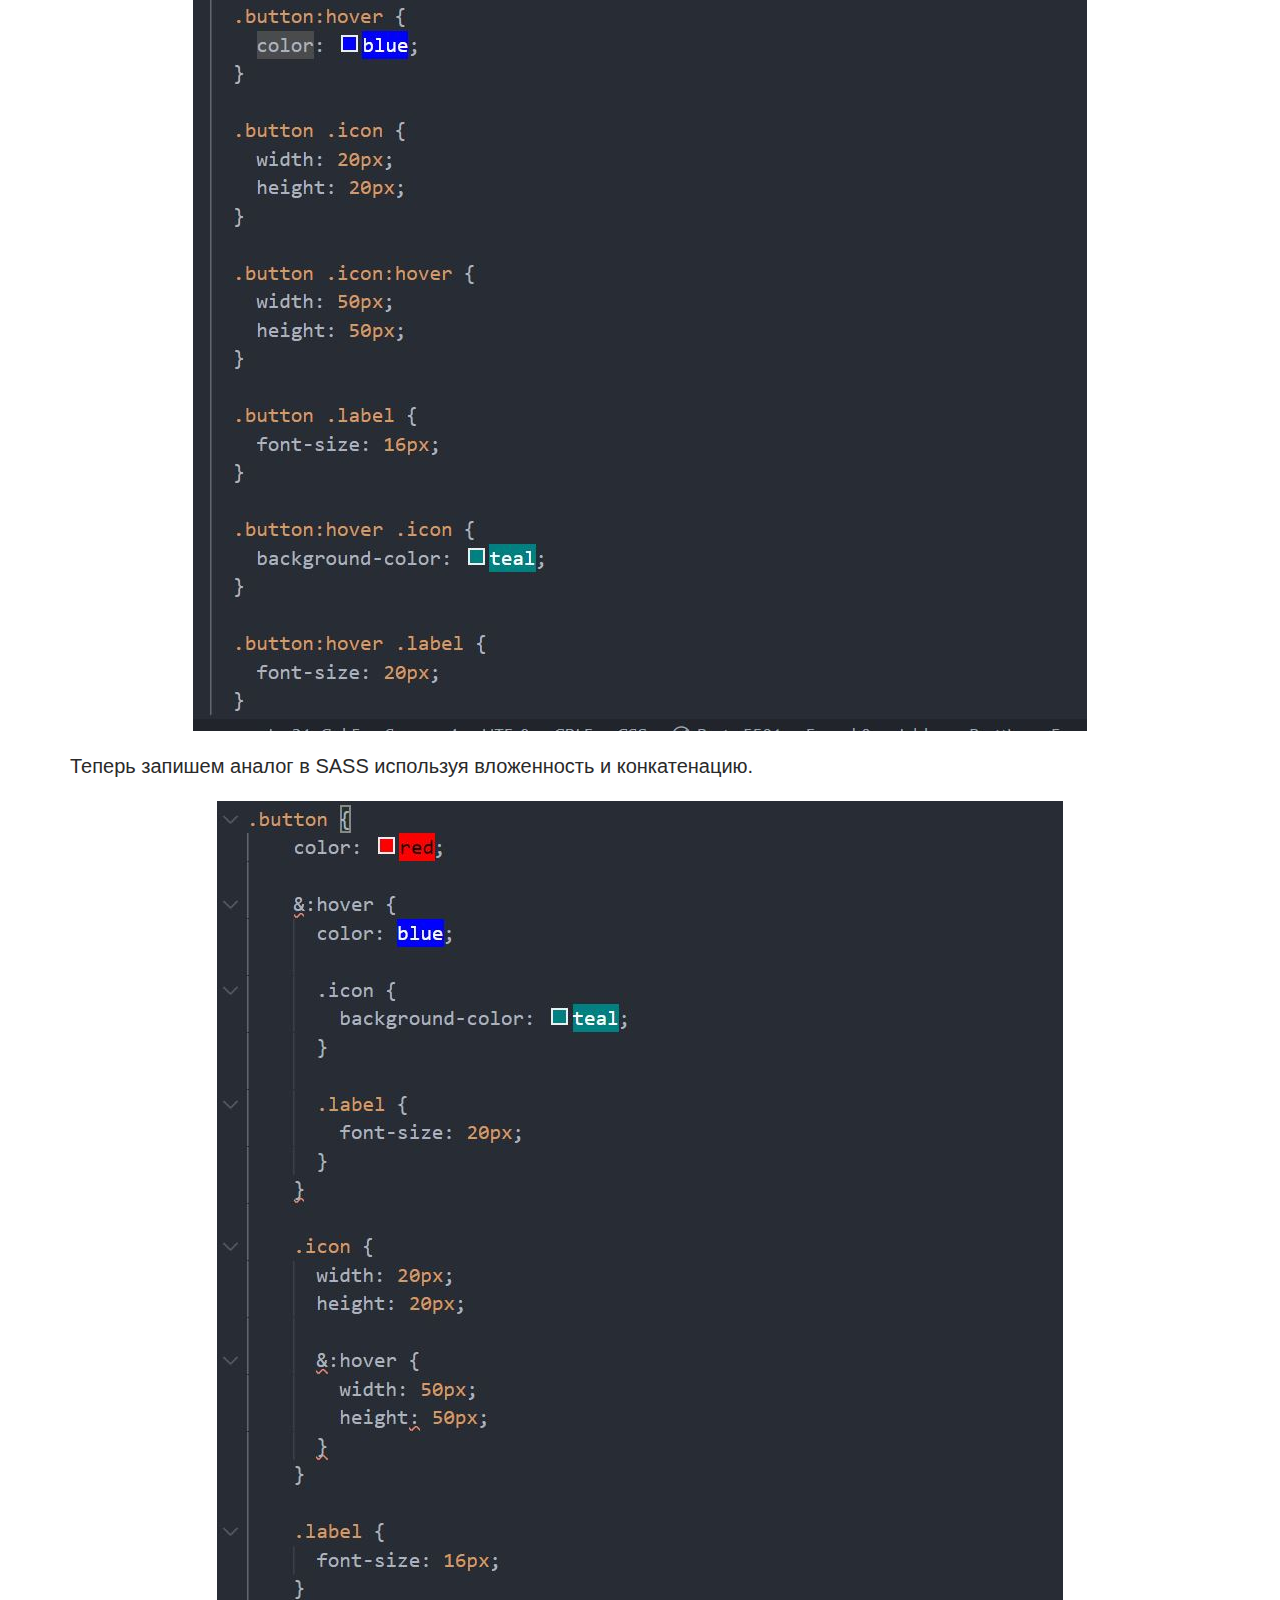
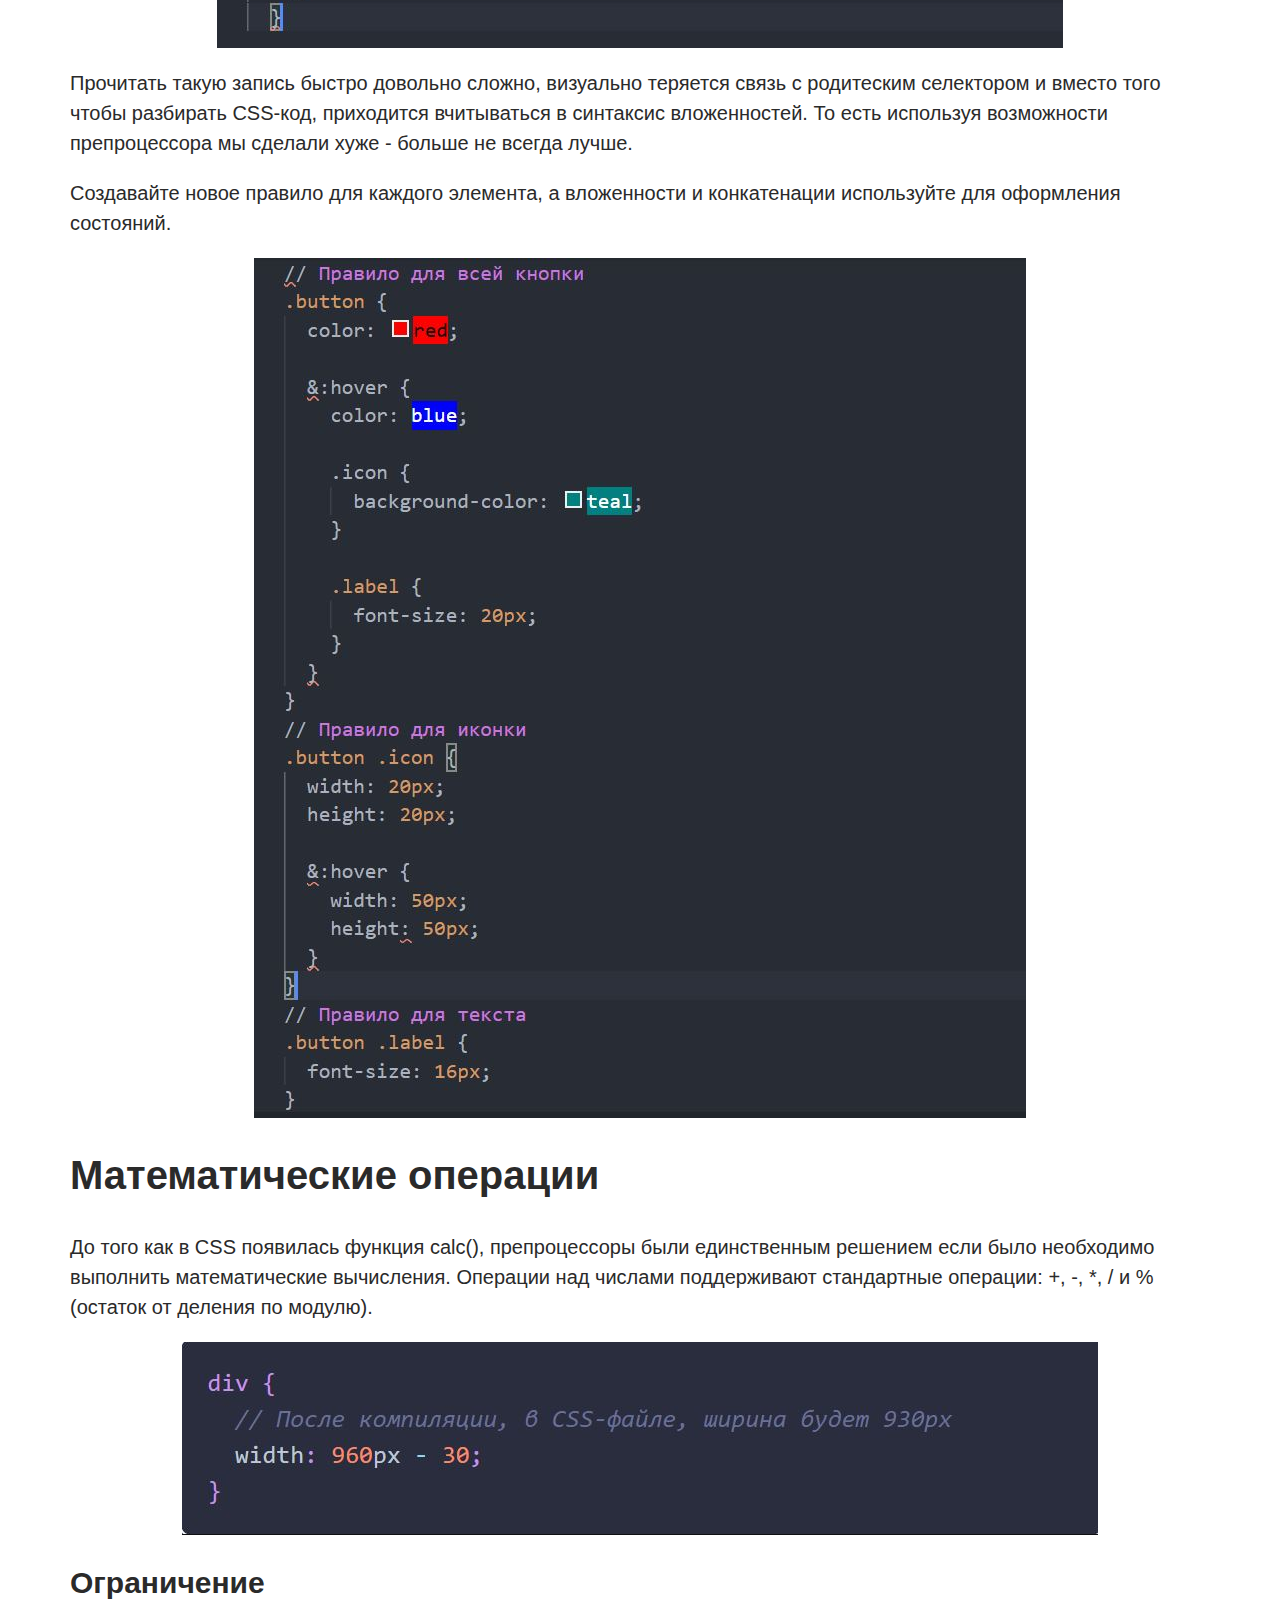
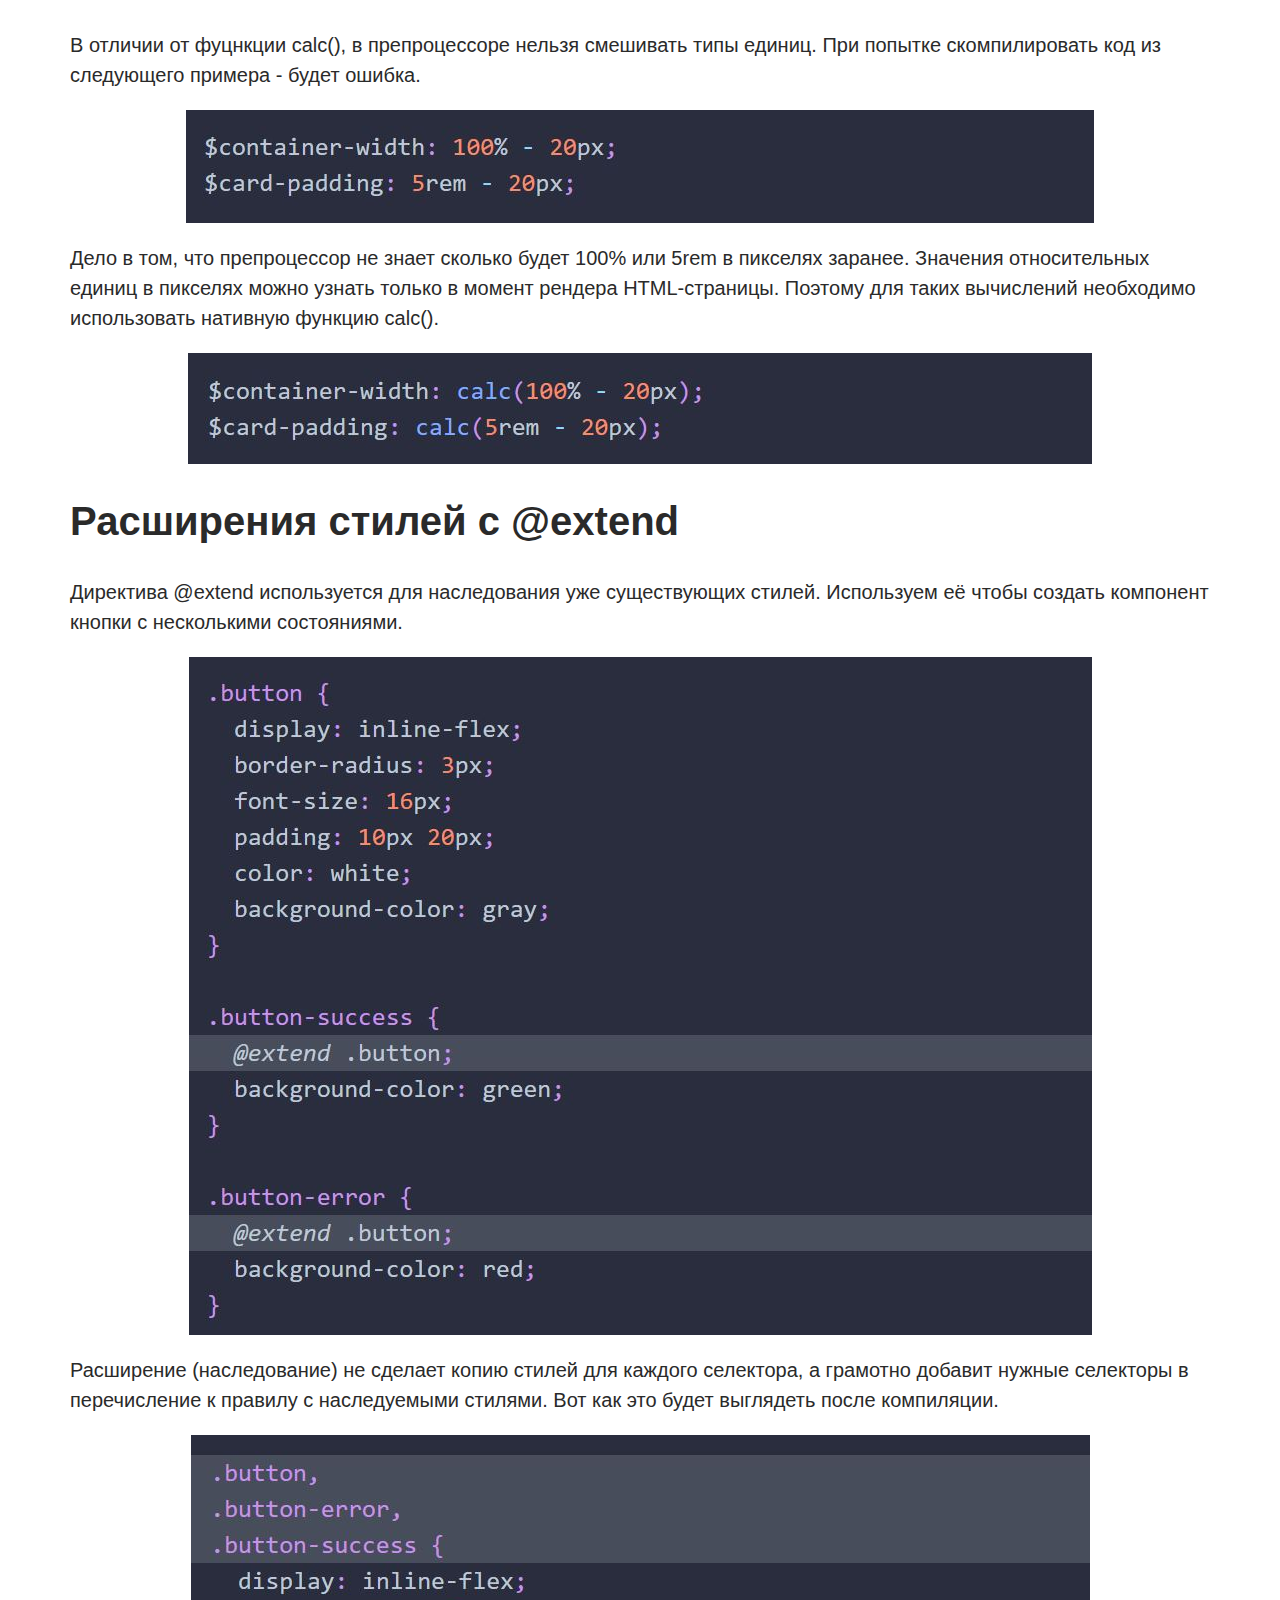
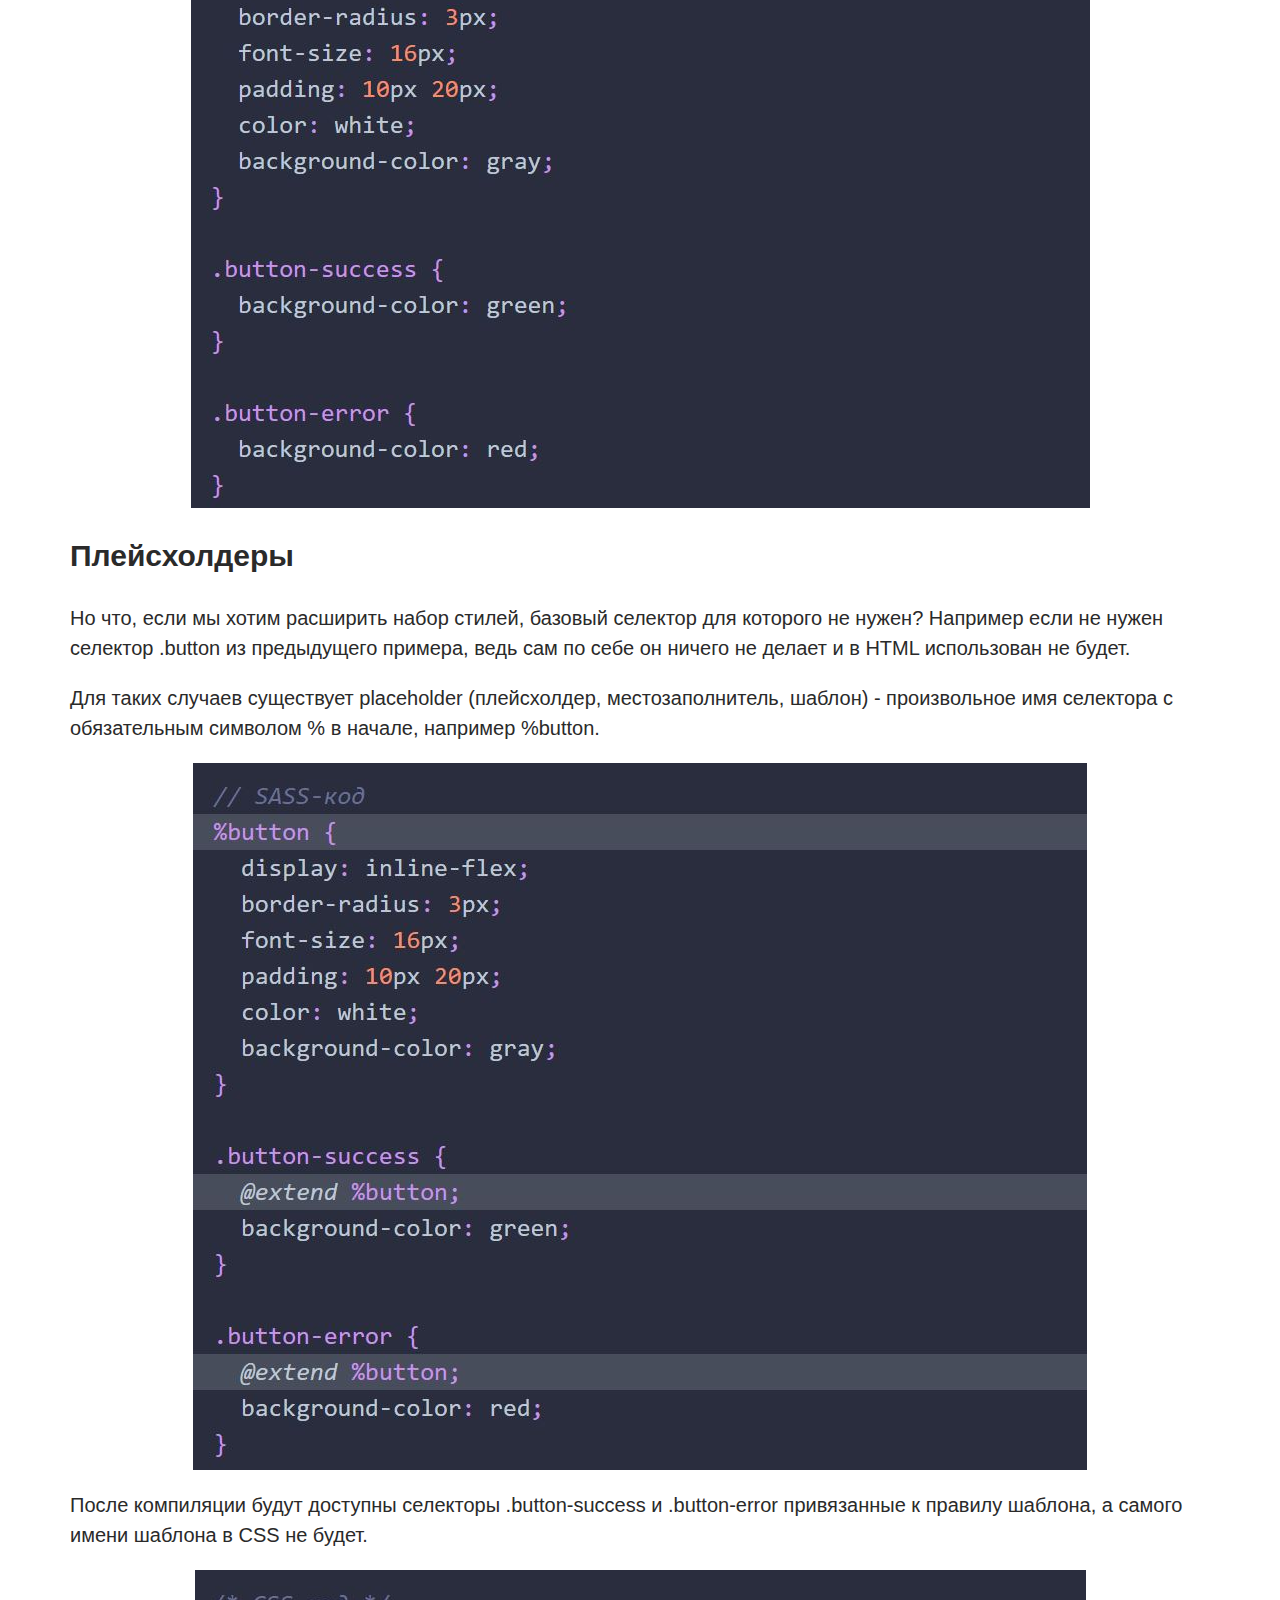
<file: lesson14.html>
<!DOCTYPE html>
<html lang="ru">
<head>
    <meta charset="UTF-8">
    <meta name="viewport" content="width=device-width, initial-scale=1.0">
    <title>Препроцессоры</title>
    <link rel="stylesheet" href="./css/style_lesson14.css">
</head>
<body class="container">
    <h1>Препроцессоры</h1>
    <img src="./images/preprocessors.png" alt="">
    <p>
        Современный процесс разработки сильно отличается от того, каким он был на заре веб-индустрии. Кроме свободного владения всеми базовыми технологиями (HTML, CSS и JavaScript), необходимо уметь использовать целую мириаду вспомогательных инструментов.
    </p>
    <p>
        Один из таких инструментов это CSS-препроцессор - надстройка расширяющая CSS-синтаксис, облегчающая написание, поддержку и рефакторинг кода. Препроцессоры позволяют использовать функции, которые еще не существуют в CSS, такие как переменные (уже сущестуют), вложения, миксины, наследование и другие вкусности, которые ускоряют и упрощают написание CSS.
    </p>
    <p>
        Самые популярные препроцессоры это: SASS, LESS и Stylus. Все они похожи и решают одну задачу, поэтому достаточно выбрать и использовать один. Самый популярный препроцессор - SASS и его синтаксис SCSS.
    </p>
    ПРЕИМУЩЕСТВА
    <ul>
        <li>
            Совместимость - синтаксис препроцессора полностью совместим с уже существующими CSS-правилами. Готовый CSS-код можно вставить в SASS-файл, но не наоборот.
        </li>
        <li>
            Богатая функциональность - большое количество вспомогательных конструкций языка, для упрощения основных задач при написаниеи CSS-кода.
        </li>
        <li>
            Структура проекта - препроцессор позволяет писать стили в отдельных файлах, что повышает качество структуры проекта и поиск стилей отдельных блоков.
        </li>
        <li>
            Чистота кода - из-за того что стили пишутся в отдельных файлах и применяются вспомогательные конструкции для повторного использования кода, он становится чище.
        </li>
    </ul>
    НЕДОСТАТКИ
    <ul>
        <li>
            Синтаксис - дополнительные конструкции препроцессора это новый синтаксис, который необходимо выучить и привыкнуть использовать.
        </li>
        <li>
            Компиляция - шаг подготовки кода препроцессора для браузера, то есть преобразование всех синтаксических конструкций в обычный CSS.
        </li>
    </ul>

    <h2>Синтаксис</h2>
    <p>
        Сегодня используется синтаксис SCSS (Sassy CSS), который является расширением оригинального CSS-синтаксиса . Это значит, что любое допустимое значение в CSS-стилях будет допустимо и в SCSS. Файлы с этим синтаксисом имеют расширение .scss, например main.scss.
    </p>
    <img src="./images/sass.JPG" alt="">
    <h2>Компиляция</h2>
    <p>
        Компиляция - это проебразование SASS-кода в CSS-код.
    </p>
    <img src="./images/sass-compilation.jpg" alt="">
    <p>
        Браузер не понимает синтаксиса специальных конструкций SASS, поэтому код препроцессора необходимо преобразовать (скомпилировать) в CSS. Способов компиляции довольно много: различные консольные утилиты, сборщики и плагины редактора.
    </p>
    Процесс разработки сводится к следующим шагам:
    <ul>
        <li>
            Настраиваем инструмент для компиляции SASS-кода
        </li>
        <li>
            Пишем SASS-код в sass-файлах
        </li>
        <li>
            SASS автоматически компилируется в CSS и создаётся CSS-файл
        </li>
        <li>
            Подключаем скомпилированный CSS-файл в index.html
        </li>
    </ul>
    <div class="advice">
        <b>ПОЛЕЗНО</b>
        <ul>
            <li>
                Для тренировки синтаксиса можно использовать интерактивную площадку <a href="https://www.sassmeister.com/">SassMeister</a>.
            </li>
            <li>
                Можно воспользоваться удобным приложением <a href="https://scout-app.io/">Scout-App</a>.
            </li>
            <li>
                В редакторе VSCode есть расширение Live Sass Compiler, для компиляции SASS.
            </li>
        </ul>
    </div>

    <h1>Препроцессор SASS</h1>
    <p>
        Рассмотрим самые полезные синтаксические возможности SASS, освоить которые для дальнейшего применения можно за несколько часов.
    </p>
    <h2>Переменные</h2>
    <p>
        Переменные и операции над ними это одна из самых простых, и в то же время мощных особенностей препроцессоров. Синтаксис объявления переменной - знак $ перед именем и её значение после двоеточия.
    </p>
    <img src="./images/variable.JPG" alt="">
    <p>Будет скомпилирован в следующий CSS.</p>
    <img src="./images/variable1.JPG" alt="">
    <p>
        Имена переменных должны быть описательные, чтобы из имени было понятно что там хранится. Переменная $color-blue имеет немного смысла (кроме того, что она указывает на синий цвет), а вот $color-accent, $color-primary или $color-background показывает роль этого цвета. Семантические, описательные имена переменных не требуют переименования, например при изменении палитры брендовых цветов компании.
    </p>
    <div class="advice">
        <b>ПОЛЕЗНО</b>
        <p>
            Имена переменных могут быть записаны в kebab-case, snake_case или camelCase нотациях. Главное, чтобы в проекте использовался только один из этих стилей, для однородности кода.
        </p>
    </div>

    <h2>Область видимости</h2>
    <p>
        Переменные доступны только в пределах того уровня вложенности селекторов, на котором они определены. То есть, если переменная объявлена в селекторе, она доступна только в нём. Переменная объявляемая вне каких-либо селекторов, доступна глобально.
    </p>
    <img src="./images/visibile-area.JPG" alt="">
    <p>
        В случае когда в имени переменной сделана ошибка или такой переменной нет в доступной области видимости, будет ошибка компиляции стилей.
    </p>

    <h1>Вложенность селекторов</h1>
    <p>
        Подобно вложености тэгов в HTML, в SASS можно вкладывать одно правило в другое. Это одна из наиболее полезных, а также неправильно используемых возможностей.
    </p>
    <p>
        Вложенность позволяет иметь одни объявления правил внутри других. В обычном CSS мы могли бы написать следующий код для стилизации секции и её заголовка и абзаца.
    </p>
    <img src="./images/nesting.JPG" alt="">
    <p>
        В SASS можем получить тот же результат, написав следующий код.
    </p>
    <img src="./images/nesting1.JPG" alt="">
    <h2>Конкатенация селекторов</h2>
    <p>
        В SASS можем получить тот же результат, написав следующий код.
    </p>
    <p>
        Запишем имена классов из предыдущего примера по принципу родитель-потомок.
    </p>
    <img src="./images/nesting2.JPG" alt="">
    <p>
        Тогда используя оператор конкатенации в SASS можем получить тот же результат.
    </p>
    <img src="./images/nesting3.JPG" alt="">
    <p>
        Тогда используя оператор конкатенации в SASS можем получить тот же результат.
    </p>
    <img src="./images/nesting4.JPG" alt="">
    <p>
        Используя вложенность селекторов и оператор конкатенации можем записть аналог в SASS.
    </p>
    <img src="./images/nesting5.JPG" alt="">
    <p>
        А что делать если :hover и :focus в CSS сгруппированы?
    </p>
    <img src="./images/nesting6.JPG" alt="">
    <p>
        Ничего не меняется, без проблем группируем и в SASS, не забывая поставить & там, где необходимо пришить родительский селектор.
    </p>
    <img src="./images/nesting7.JPG" alt="">

    <h2>Правила вложенности</h2>
    <p>
        Вложенность селекторов это отличный способ сэкономить время и упростить поддержку, но чрезмерная вложенность гарантированно вызовет проблемы с читабельностью кода.
    </p>
    <p>
        Представим следующую разметку кнопки с иконкой и текстом.
    </p>
    <img src="./images/nesting8.JPG" alt="">
    <p>
        Запишем какие-то стили и сделаем их специально чуть-чуть сложнее чем нужно.
    </p>
    <img src="./images/nesting9.JPG" alt="">
    <p>
        Теперь запишем аналог в SASS используя вложенность и конкатенацию.
    </p>
    <img src="./images/nesting10.JPG" alt="">
    <p>
        Прочитать такую запись быстро довольно сложно, визуально теряется связь с родитеским селектором и вместо того чтобы разбирать CSS-код, приходится вчитываться в синтаксис вложенностей. То есть используя возможности препроцессора мы сделали хуже - больше не всегда лучше.
    </p>
    <p>
        Создавайте новое правило для каждого элемента, а вложенности и конкатенации используйте для оформления состояний.
    </p>
    <img src="./images/nesting11.JPG" alt="">

    <h1>Математические операции</h1>
    <p>
        До того как в CSS появилась функция calc(), препроцессоры были единственным решением если было необходимо выполнить математические вычисления. Операции над числами поддерживают стандартные операции: +, -, *, / и % (остаток от деления по модулю).
    </p>
    <img src="./images/math.JPG" alt="">

    <h2>Ограничение</h2>
    <p>
        В отличии от фуцнкции calc(), в препроцессоре нельзя смешивать типы единиц. При попытке скомпилировать код из следующего примера - будет ошибка.
    </p>
    <img src="./images/math1.JPG" alt="">
    <p>
        Дело в том, что препроцессор не знает сколько будет 100% или 5rem в пикселях заранее. Значения относительных единиц в пикселях можно узнать только в момент рендера HTML-страницы. Поэтому для таких вычислений необходимо использовать нативную функцию calc().
    </p>
    <img src="./images/math2.JPG" alt="">

    <h1>Расширения стилей с @extend</h1>
    <p>
        Директива @extend используется для наследования уже существующих стилей. Используем её чтобы создать компонент кнопки с несколькими состояниями.
    </p>
    <img src="./images/extend.JPG" alt="">
    <p>
        Расширение (наследование) не сделает копию стилей для каждого селектора, а грамотно добавит нужные селекторы в перечисление к правилу с наследуемыми стилями. Вот как это будет выглядеть после компиляции.
    </p>
    <img src="./images/extend1.JPG" alt="">
    
    <h2>Плейсхолдеры</h2>
    <p>
        Но что, если мы хотим расширить набор стилей, базовый селектор для которого не нужен? Например если не нужен селектор .button из предыдущего примера, ведь сам по себе он ничего не делает и в HTML использован не будет.
    </p>
    <p>
        Для таких случаев существует placeholder (плейсхолдер, местозаполнитель, шаблон) - произвольное имя селектора с обязательным символом % в начале, например %button.
    </p>
    <img src="./images/placeholder.JPG" alt="">
    <p>
        После компиляции будут доступны селекторы .button-success и .button-error привязанные к правилу шаблона, а самого имени шаблона в CSS не будет.
    </p>
    <img src="./images/placeholder1.JPG" alt="">

    <h2>Миксины</h2>
    <p>
        Директива @mixin, как и плейсхолдеры, позволяет создавать готовые наборы свойств, но с различными значениями, в зависимости от полученных аргументов при вызове миксина.
    </p>
    <img src="./images/mixin.JPG" alt="">
    <p>
        Миксин объявляется с помощью директивы @mixin и его имени. Далее могут идти необязательные параметры в круглых скобках (сами скобки обязательны), а в фигурных - набор свойств и значений.
    </p>
    <p>
        Создадим миксин для задания только верхней и нижней рамки элемента, и сделаем цвет рамки настраиваемым значением.
    </p>
    <img src="./images/mixin1.JPG" alt="">
    <p>
        Добавить стили миксина к селектору можно при помощи директивы @include, после которой вызываем миксин и передаём значения для настраиваемых свойств.
    </p>
    <img src="./images/mixin2.JPG" alt="">
    <p>
        После компиляции будут только правила для селекторов .section и .header с добавленным кодом из миксина, кода объявления самого миксина не будет.
    </p>
    <img src="./images/mixin3.JPG" alt="">
    <div class="attention">
        <b>ВНИМАНИЕ</b>
        <p>
            Миксин отличается от плейсхолдера тем, что свойства дублируются в каждый селектор. Всё потому, что значения свойств миксина могут быть разные, в зависимости от переданных аргументов при вызове @include миксин(аргументы). В то время как свойства и их значения в плейсхолдере всегда одинаковые.
        </p>
    </div>

    <h1>Карты (словари)</h1>
    <p>
        Объявим несколько переменных для хранения палитры цветов проекта. Они слабо связаны, по сути это просто набор переменных с префиксом color для указания того, что они хранят цвет.
    </p>
    <img src="./images/get-map.JPG" alt="">
    <p>
        Карта (словарь) позволяет хранить набор связанной информации в формате термин: определение. Например, вместо нескольких несвязанных переменных хранящих палитру проекта, можно записать карту (словарь) цветов. Карта состоит из имени переменной, в которой она хранится, и набора свойств в формате ключ: значение разделенных запятыми, внутри пары круглых скобок.
    </p>
    <img src="./images/get-map1.JPG" alt="">
    <p>
        Имя цвета может быть произвольное, это просто название свойства. Такая карта позволит упорядоченно и многократно получать доступ к цветам. Для того чтобы получить значение свойства используется встроенная SASS-функция map-get().
    </p>
    <img src="./images/get-map2.JPG" alt="">
    <p>
        Первым аргументом передаём имя переменной в которой находится словарь, вторым имя свойства значение которого необходимо получить. Имя свойства должно быть строкой, то есть обёрнуто в одинарные или двойные кавычки.
    </p>
    <img src="./images/get-map3.JPG" alt="">
    <p>
        Постоянно писать map-get() и передавать имя карты неудобно. Напишем свою функцию-утилиту для более простого доступа к свойствам карты цветов. Эту функцию объявляем в том-же файле где и карта.
    </p>
    <img src="./images/get-map4.JPG" alt="">
    <p>
        После импорта файла _colors.scss можно использовать функцию getColor(имя_свойства).
    </p>
    <img src="./images/get-map5.JPG" alt="">


    <h1>Дополнительные материалы</h1>
    <ul>
        <li>
            <a href="https://sass-scss.ru/documentation/">Документация SASS (рус)</a>
        </li>
        <li>
            <a href="https://sass-lang.com/">Документация SASS (англ)</a>
        </li>
        <li>
            <a href="https://tproger.ru/translations/complete-sass-guide/">Развёрнутое руководство по SASS</a>
        </li>
        <li>
            <a href="http://prgssr.ru/development/estetichnyj-sass-chast-1-arhitektura-i-organizaciya.html">Эстетичный Sass часть 1: архитектура и организация</a>
        </li>
        <li>
            <a href="http://www.thesassway.com/beginner">Сборник туториалов по SASS</a>
        </li>
    </ul>

    <h1>Вендорные префиксы</h1>
    <p>
        Вендорные префиксы - это специальные приставки, используемые производителями (вендорами) браузеров для экспериментальных, еще не принятых в стандарт, или не полностью реализованных в браузере CSS-свойств и значений.
    </p>
    <p>Список вендорных префиксов по браузерам:</p>
    <ul>
        <li>
            -webkit- - Chrome, Safari, Edge, новые версии Opera
        </li>
        <li>
            -moz- - Firefox
        </li>
        <li>
            -o- - Старые версии Opera
        </li>
        <li>
            -ms- - Internet Explorer
        </li>
    </ul>

    <div class="attention">
        <b>ВНИМАНИЕ</b>
        <p>
            Вручную прописывать их не нужно, для этого используются специальные инструменты которые автоматизируют процесс, например SASS-комилятор с дополнительными настройками. Для ознакомления можно использовать интерактивную площадку <a href="https://autoprefixer.github.io/">https://autoprefixer.github.io/</a>.   
        </p>
    </div>
    <p>
        Например, следующий CSS-код будет работать в большинстве последних версий современных браузеров.
    </p>
    <img src="./images/prefix.JPG" alt="">
    <p>
        После обработки автопрефиксером получаем следующий код, который будет гарантированно работать в последних 4-х версиях всех современных браузеров. Нужное количество версий выбирается в интерфейсе автопрефиксера.
    </p>
    <img src="./images/prefix1.JPG" alt="">
    <p>
        Браузеры которые поддерживают нативные свойства и значения проигнорируют их аналоги с верндорными префиксами, и наоборот.
    </p>

    <section class="webinar">
        <h1>
            Материалы с вебинара с Репетой
        </h1>


    </section>






</body>
</file>
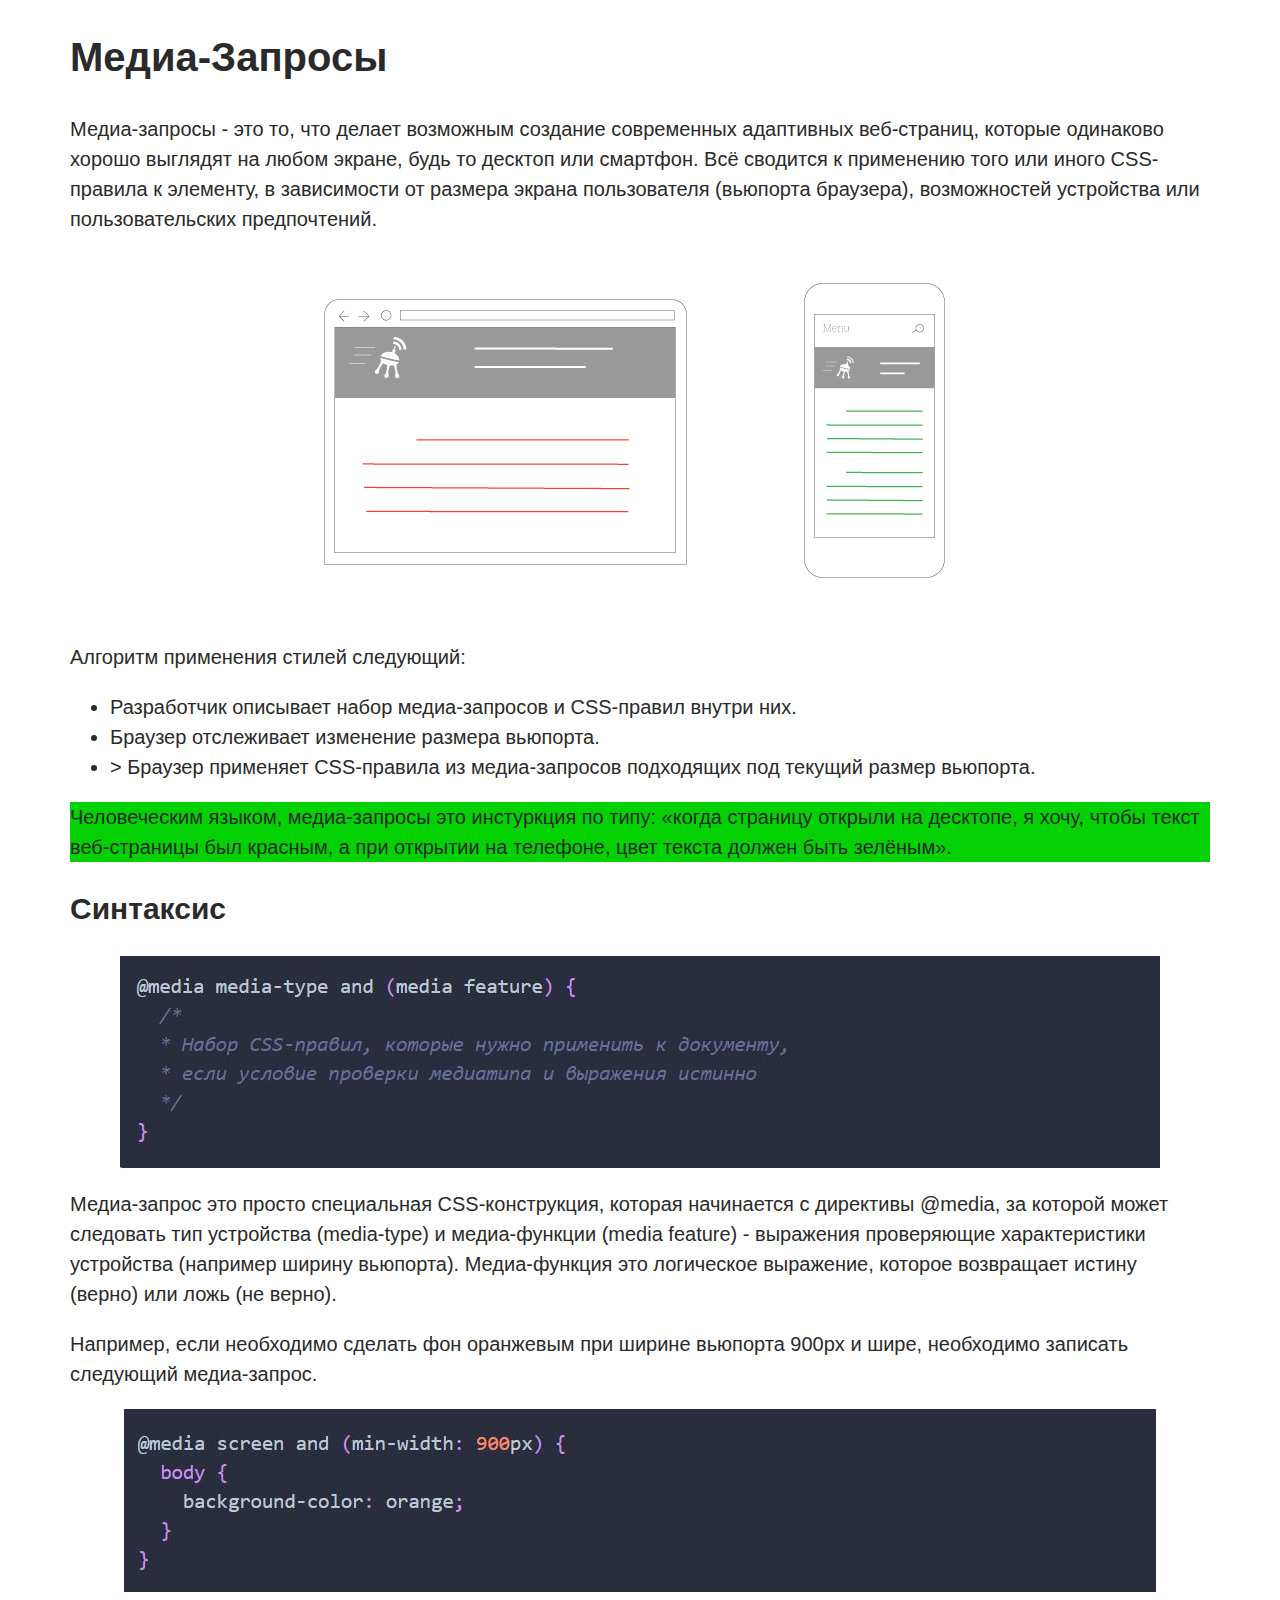
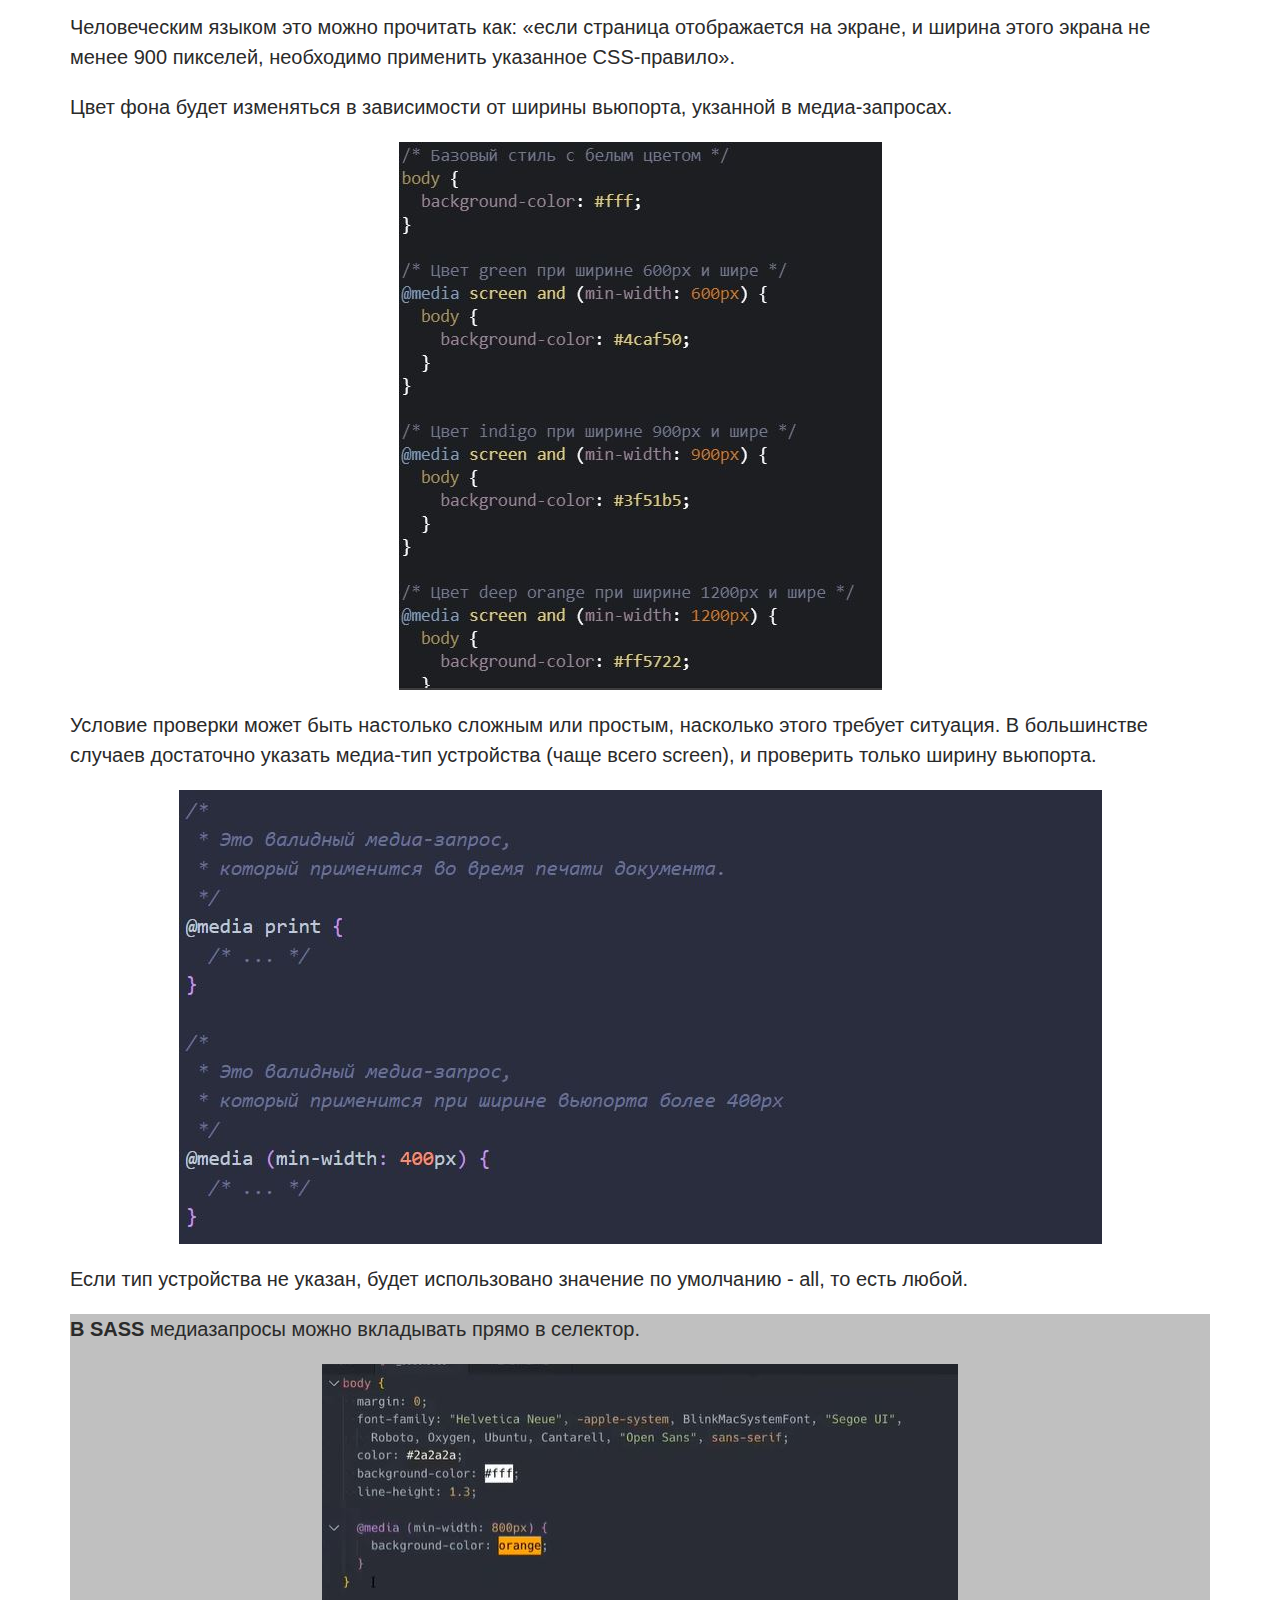
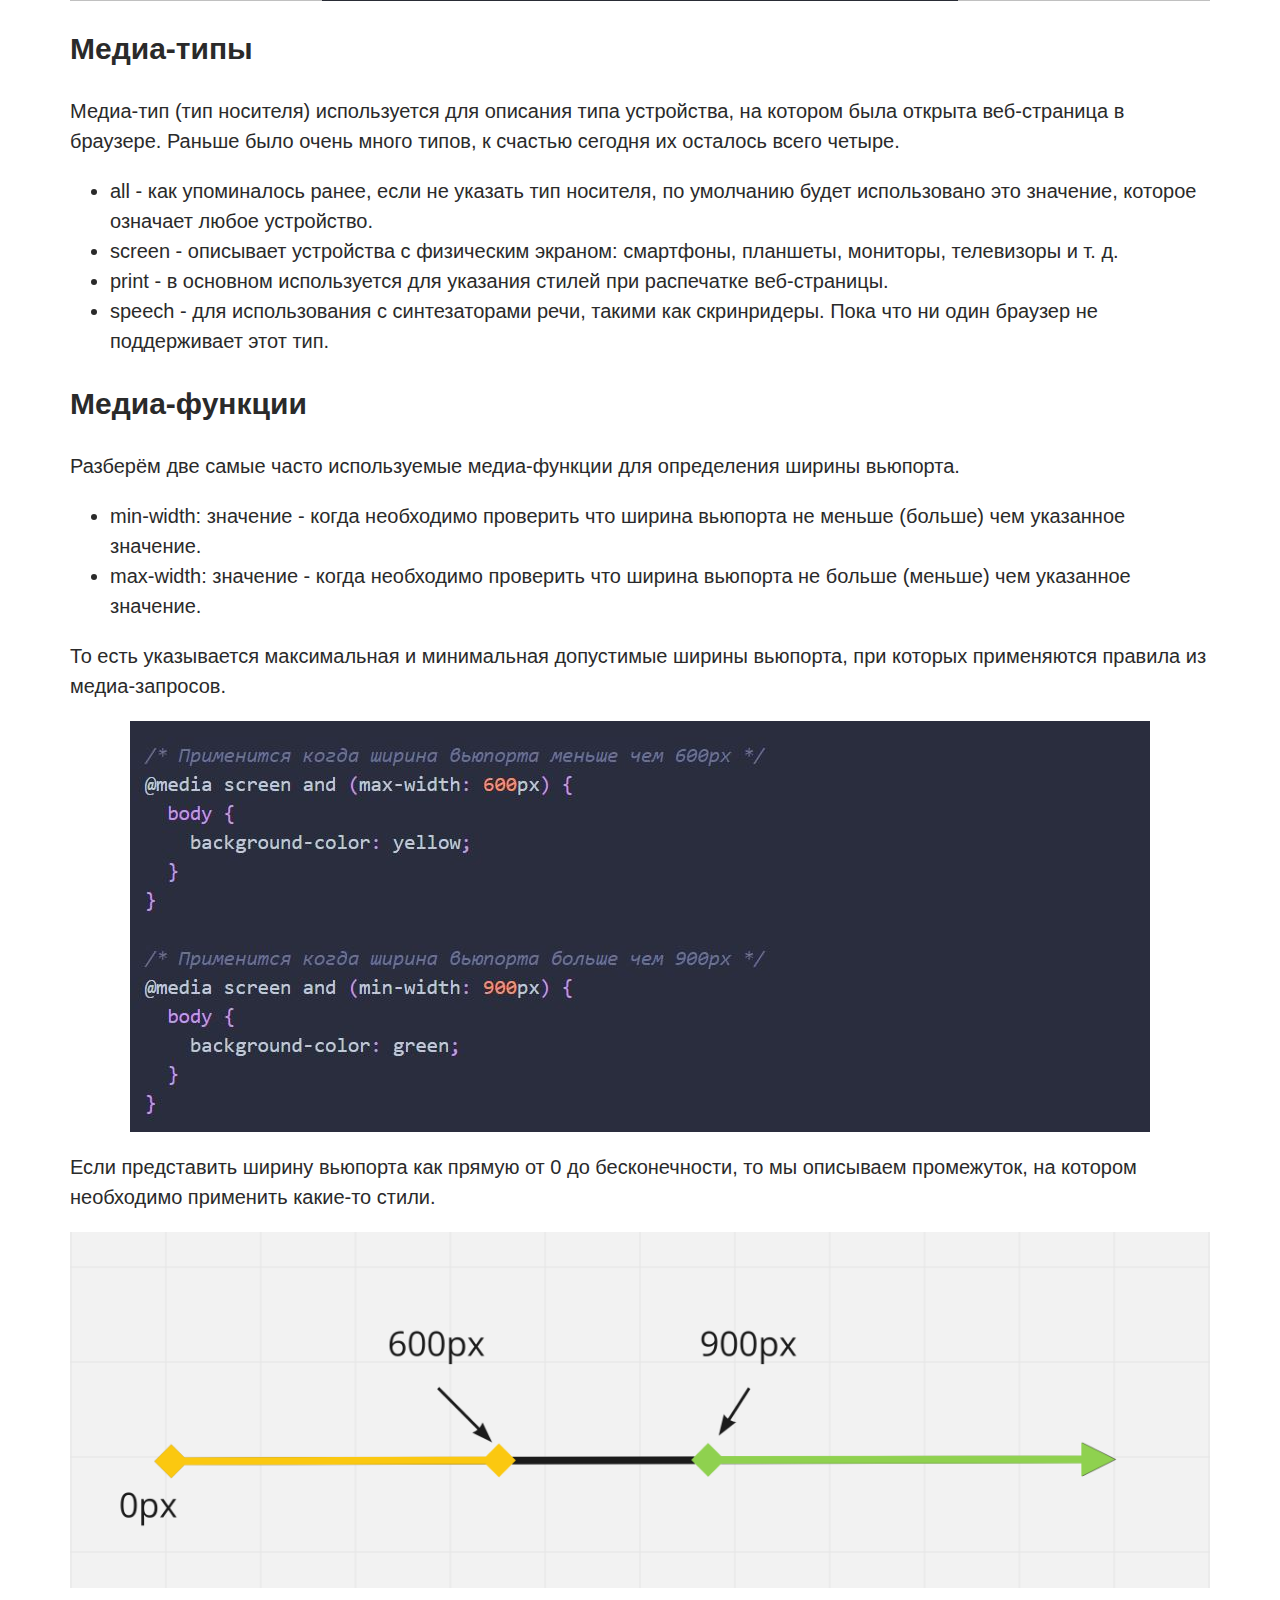
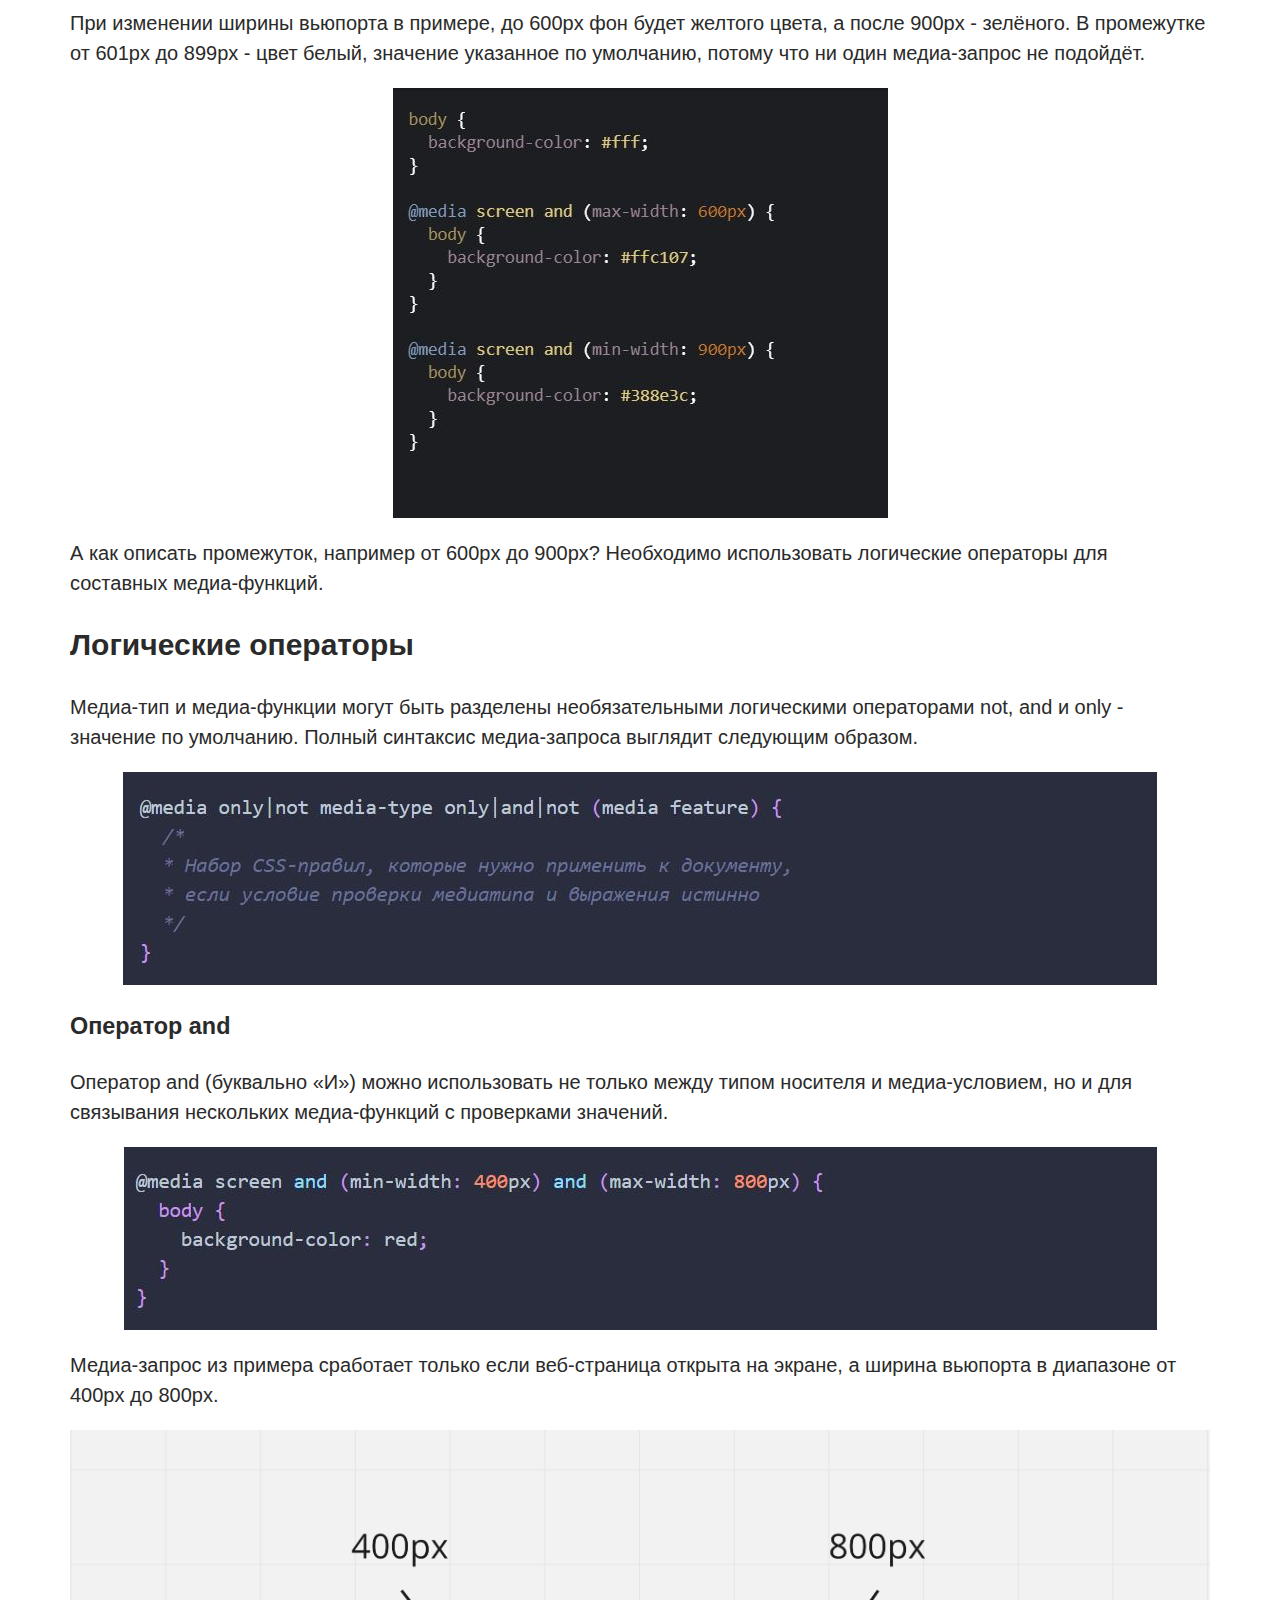
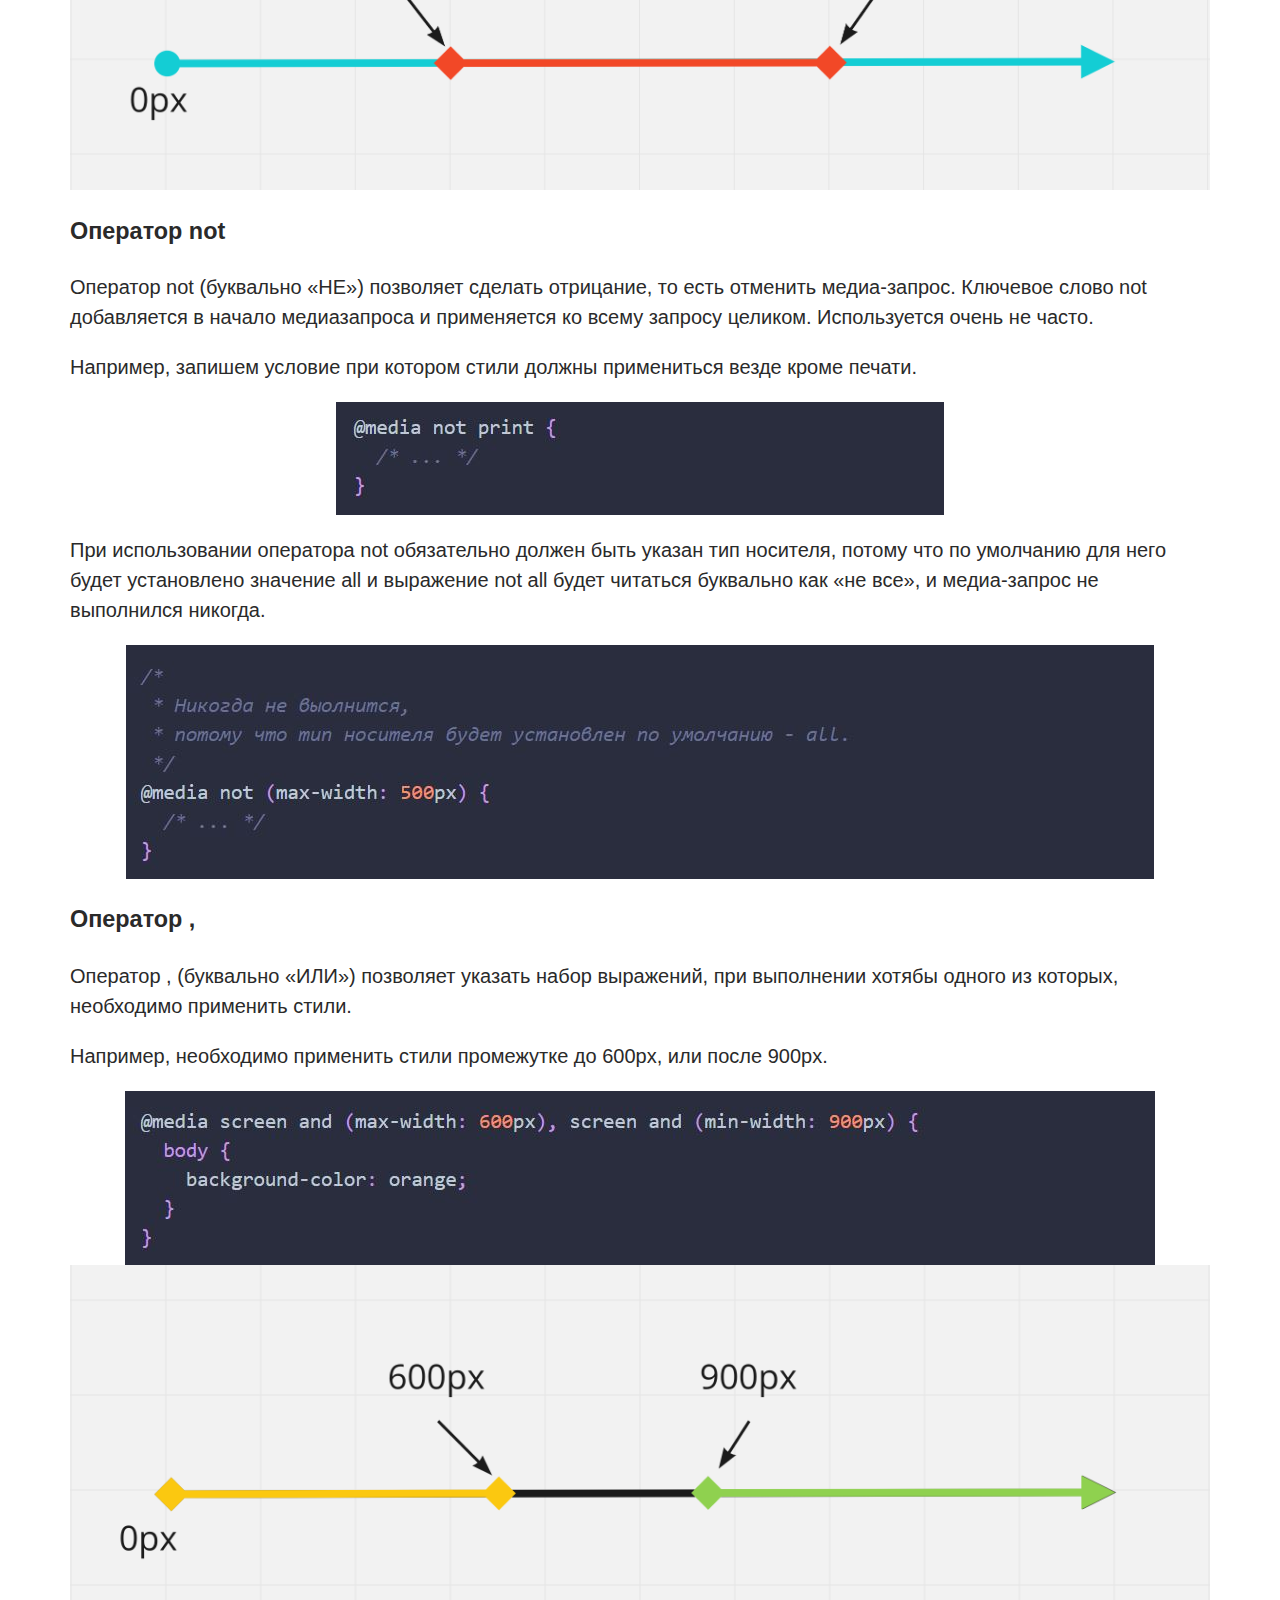
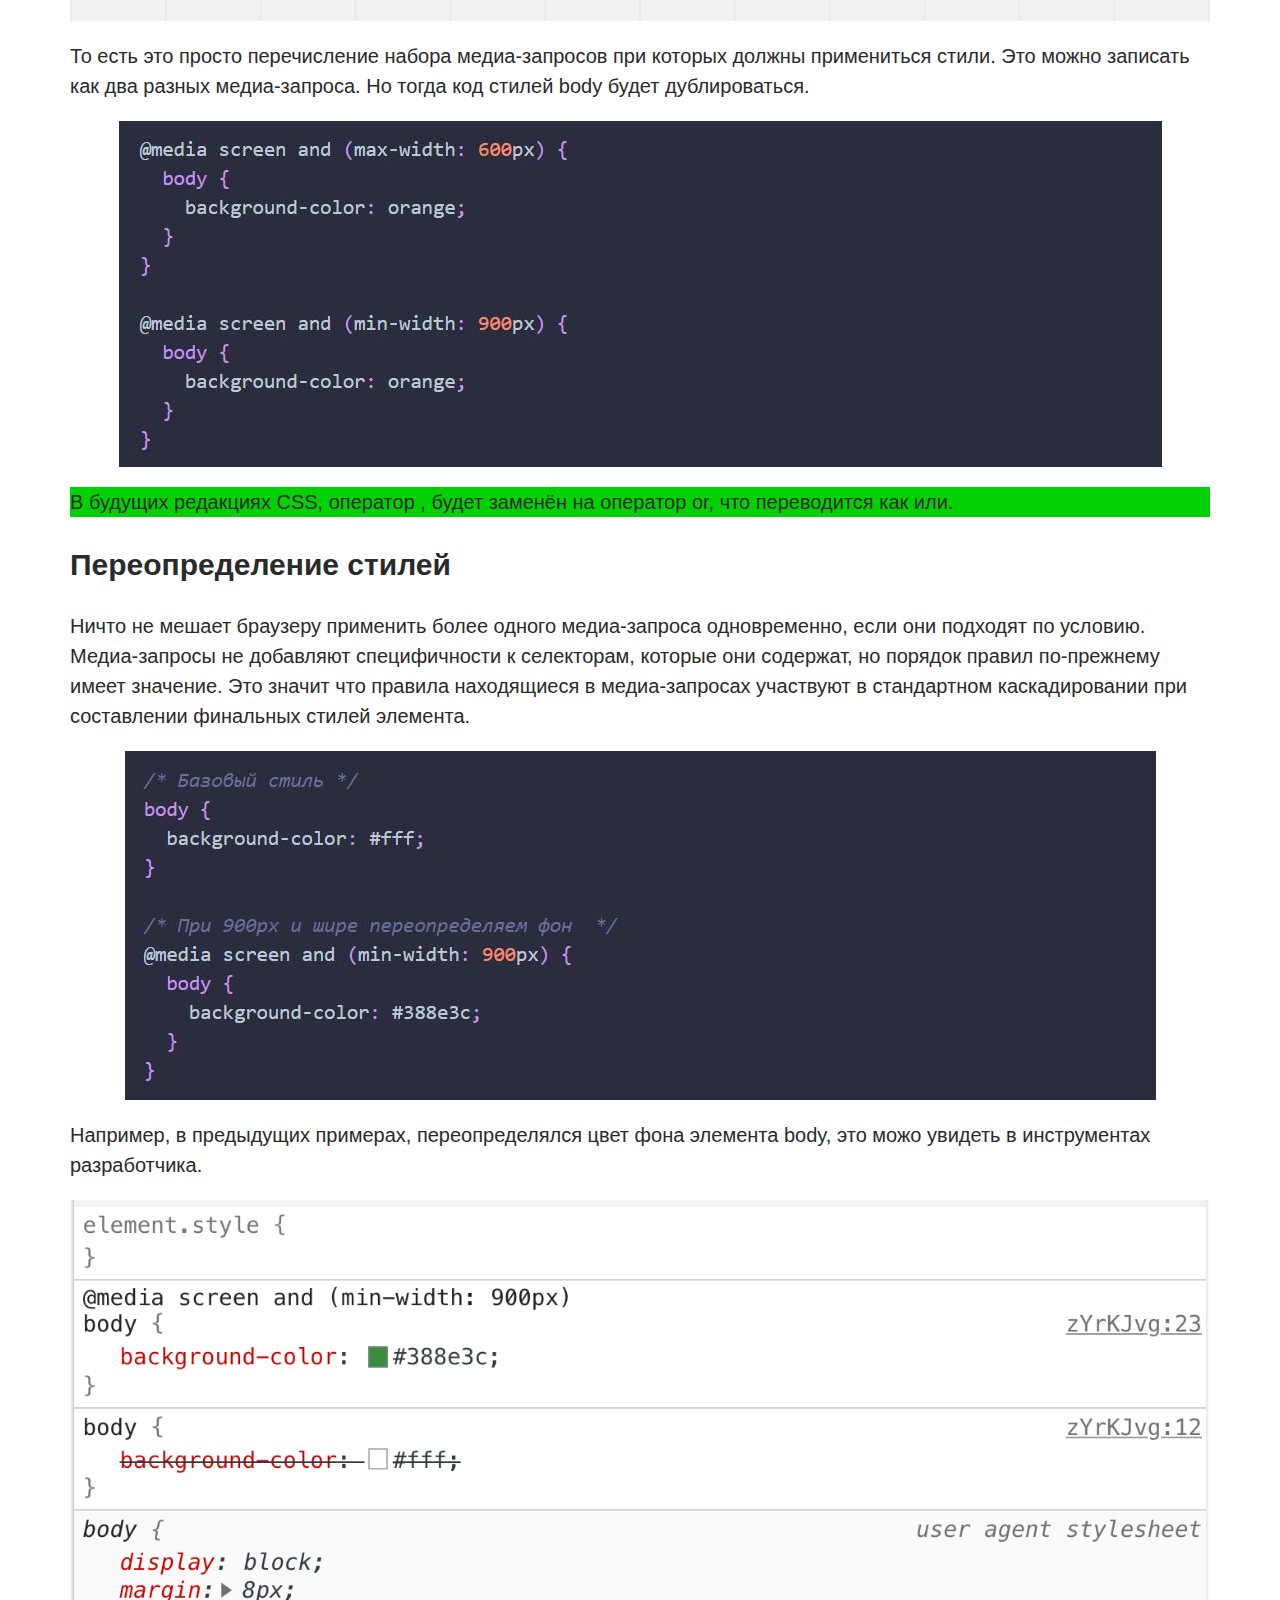
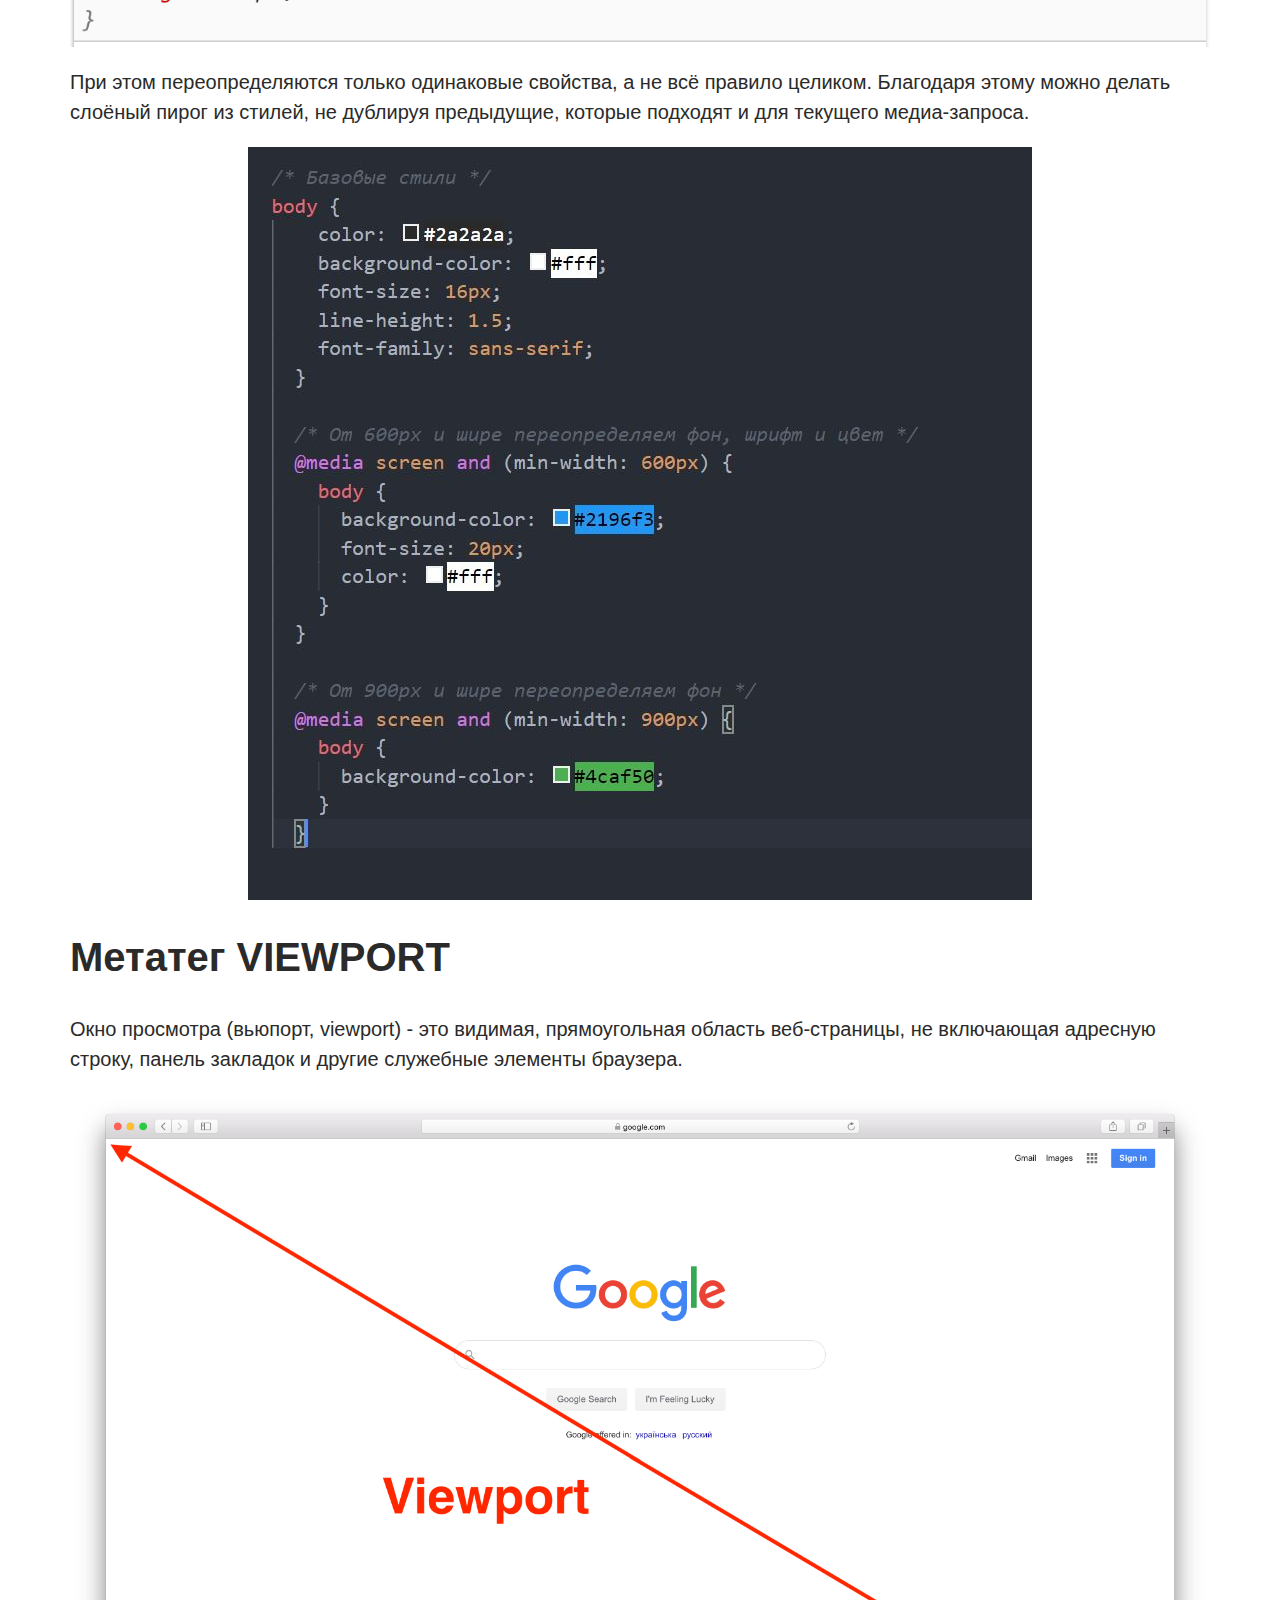
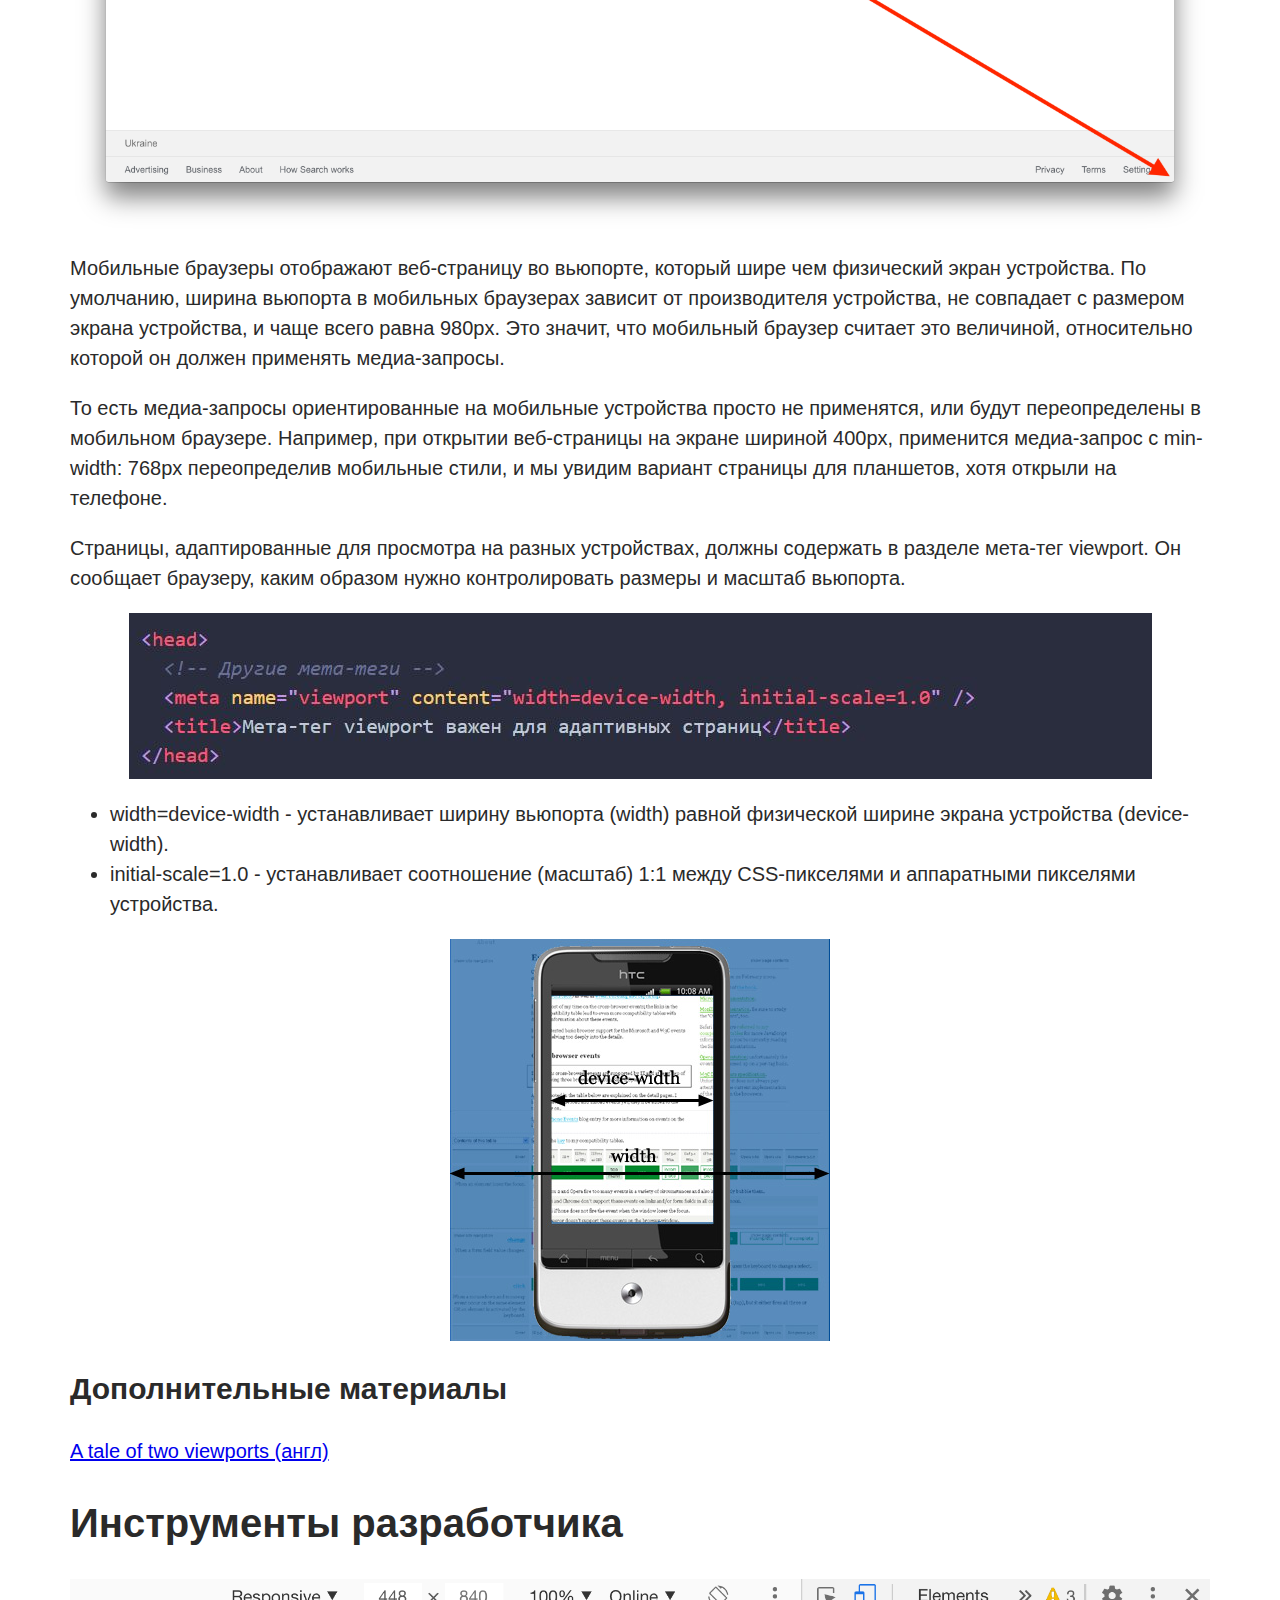
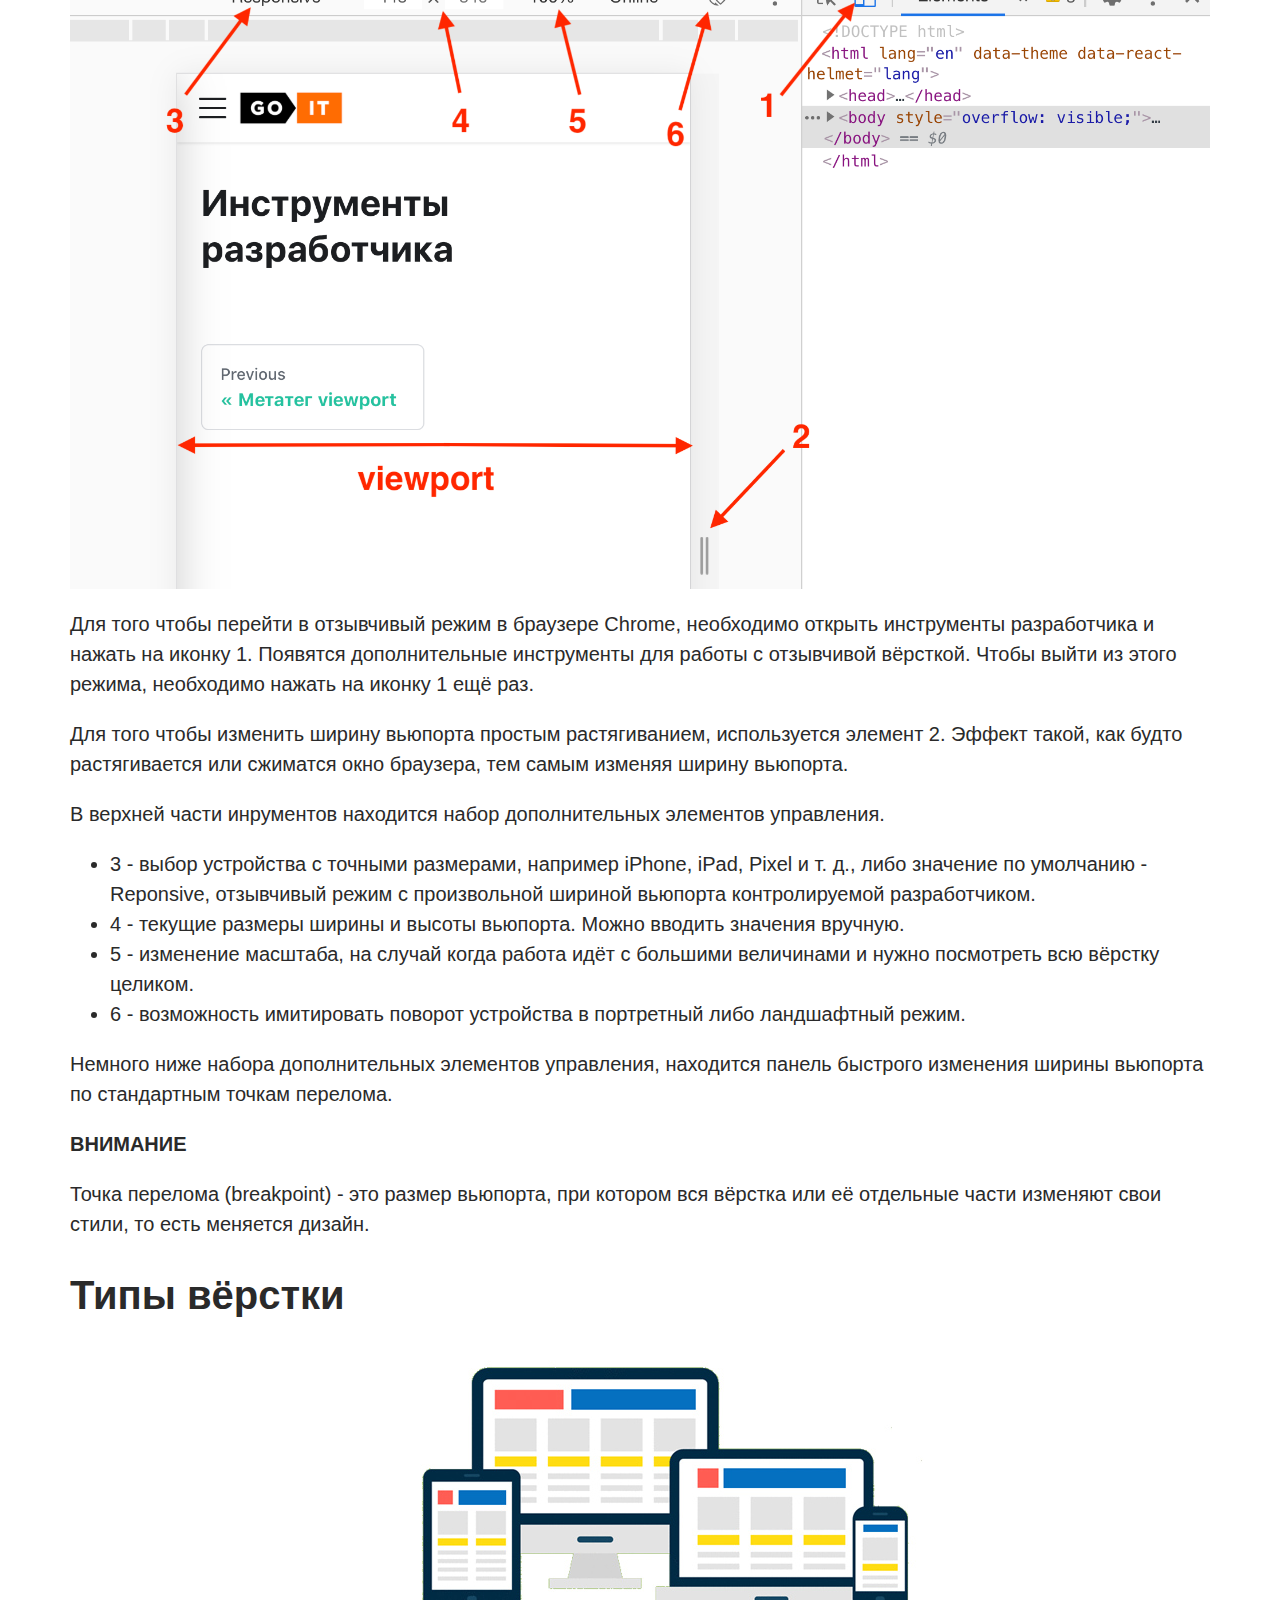
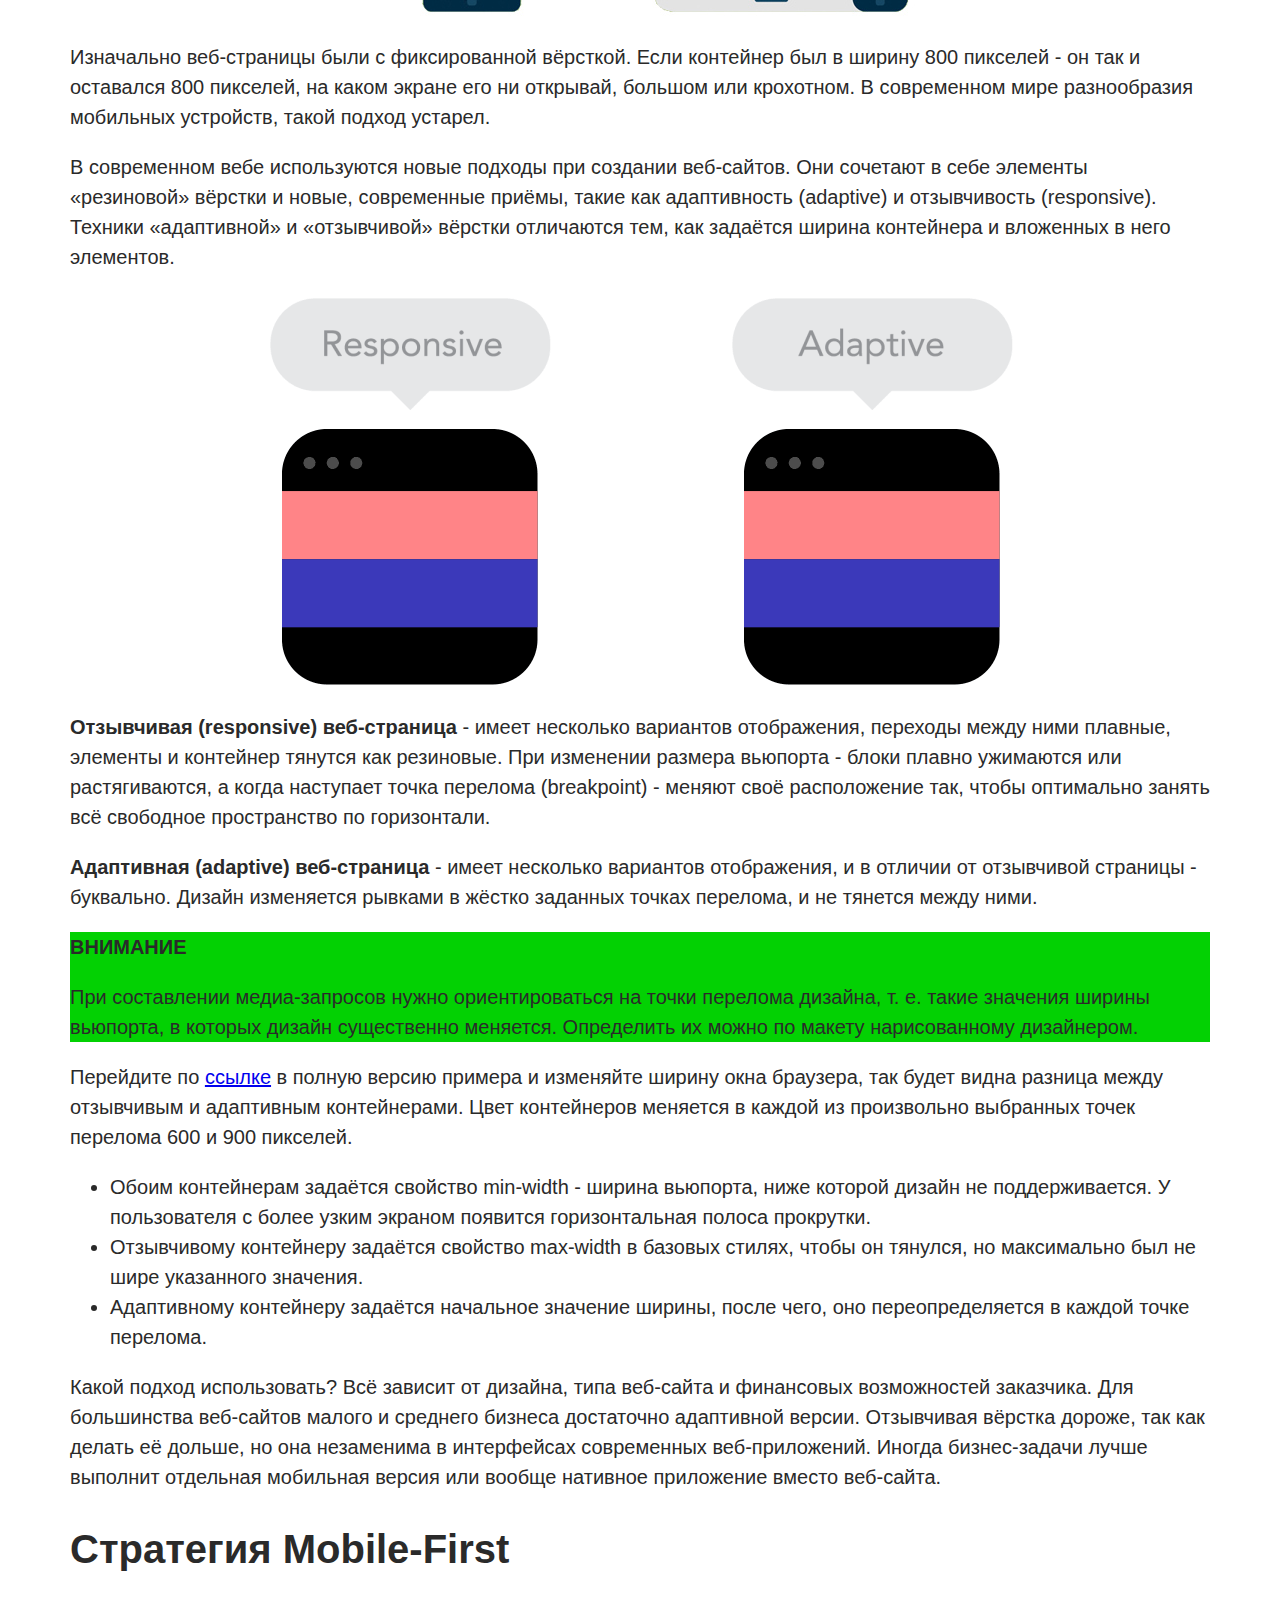
<file: lesson15.html>
<!DOCTYPE html>
<html lang="ru">
<head>
    <meta charset="UTF-8">
    <meta name="viewport" content="width=device-width, initial-scale=1.0">
    <title>Медиа-запросы</title>
    <link rel="stylesheet" href="./css/style_lesson14.css">
</head>
<body class="container">
    <h1>Медиа-Запросы</h1>
    <p>Медиа-запросы - это то, что делает возможным создание современных адаптивных веб-страниц, которые одинаково хорошо выглядят на любом экране, будь то десктоп или смартфон. Всё сводится к применению того или иного CSS-правила к элементу, в зависимости от размера экрана пользователя (вьюпорта браузера), возможностей устройства или пользовательских предпочтений.</p>
    <img src="./images/media-queries-intro.png" alt="">
    <p>Алгоритм применения стилей следующий:</p>
    <ul>
        <li>
            Разработчик описывает набор медиа-запросов и CSS-правил внутри них.
        </li>
        <li>
            Браузер отслеживает изменение размера вьюпорта.
        </li>
        <li>>
            Браузер применяет CSS-правила из медиа-запросов подходящих под текущий размер вьюпорта.
        </li>
    </ul>
    <div class="advice">
        <p>
            Человеческим языком, медиа-запросы это инстуркция по типу: «когда страницу открыли на десктопе, я хочу, чтобы текст веб-страницы был красным, а при открытии на телефоне, цвет текста должен быть зелёным».
        </p>
    </div>
    <h2>Синтаксис</h2>
    <img src="./images/syntax.JPG" alt="">
    <p>
        Медиа-запрос это просто специальная CSS-конструкция, которая начинается с директивы @media, за которой может следовать тип устройства (media-type) и медиа-функции (media feature) - выражения проверяющие характеристики устройства (например ширину вьюпорта). Медиа-функция это логическое выражение, которое возвращает истину (верно) или ложь (не верно).
    </p>
    <p>
        Например, если необходимо сделать фон <body> оранжевым при ширине вьюпорта 900px и шире, необходимо записать следующий медиа-запрос.
    </p>
    <img src="./images/syntax1.JPG" alt="">
    <p>
        Человеческим языком это можно прочитать как: «если страница отображается на экране, и ширина этого экрана не менее 900 пикселей, необходимо применить указанное CSS-правило».
    </p>
    <p>
        Цвет фона <body> будет изменяться в зависимости от ширины вьюпорта, укзанной в медиа-запросах.
    </p>
    <img src="./images/syntax2.JPG" alt="">
    <p>
        Условие проверки может быть настолько сложным или простым, насколько этого требует ситуация. В большинстве случаев достаточно указать медиа-тип устройства (чаще всего screen), и проверить только ширину вьюпорта.
    </p>
    <img src="./images/syntax3.JPG" alt="">
    <div class="attention">
        <p>
            Если тип устройства не указан, будет использовано значение по умолчанию - all, то есть любой.
        </p>
    </div>
    <div class="webinar">
        <p>
            <b>В SASS</b> медиазапросы можно вкладывать прямо в селектор.
        </p>
        <img src="./images/media-css.JPG" alt="">
    </div>
    <h2>Медиа-типы</h2>
    <p>
        Медиа-тип (тип носителя) используется для описания типа устройства, на котором была открыта веб-страница в браузере. Раньше было очень много типов, к счастью сегодня их осталось всего четыре.
    </p>
    <ul>
        <li>
            all - как упоминалось ранее, если не указать тип носителя, по умолчанию будет использовано это значение, которое означает любое устройство.
        </li>
        <li>
            screen - описывает устройства с физическим экраном: смартфоны, планшеты, мониторы, телевизоры и т. д.
        </li>
        <li>
            print - в основном используется для указания стилей при распечатке веб-страницы.
        </li>
        <li>
            speech - для использования с синтезаторами речи, такими как скринридеры. Пока что ни один браузер не поддерживает этот тип.
        </li>
    </ul>

    <h2>Медиа-функции</h2>
    <p>
        Разберём две самые часто используемые медиа-функции для определения ширины вьюпорта.
    </p>
    <ul>
        <li>
            min-width: значение - когда необходимо проверить что ширина вьюпорта не меньше (больше) чем указанное значение.
        </li>
        <li>
            max-width: значение - когда необходимо проверить что ширина вьюпорта не больше (меньше) чем указанное значение.
        </li>
    </ul>
    <p>
        То есть указывается максимальная и минимальная допустимые ширины вьюпорта, при которых применяются правила из медиа-запросов.
    </p>
    <img src="./images/syntax4.JPG" alt="">
    <p>
        Если представить ширину вьюпорта как прямую от 0 до бесконечности, то мы описываем промежуток, на котором необходимо применить какие-то стили.
    </p>
    <img src="./images/min-max-queries.png" alt="">
    <p>
        При изменении ширины вьюпорта в примере, до 600px фон <body> будет желтого цвета, а после 900px - зелёного. В промежутке от 601px до 899px - цвет белый, значение указанное по умолчанию, потому что ни один медиа-запрос не подойдёт.
    </p>
    <img src="./images/syntax5.JPG" alt="">
    <p>
        А как описать промежуток, например от 600px до 900px? Необходимо использовать логические операторы для составных медиа-функций.
    </p>

    <h2>Логические операторы</h2>
    <p>
        Медиа-тип и медиа-функции могут быть разделены необязательными логическими операторами not, and и only - значение по умолчанию. Полный синтаксис медиа-запроса выглядит следующим образом.
    </p>
    <img src="./images/logic.JPG" alt="">
    <h3>Оператор <b>and</b></h3>
    <p>
        Оператор and (буквально «И») можно использовать не только между типом носителя и медиа-условием, но и для связывания нескольких медиа-функций с проверками значений.
    </p>
    <img src="./images/logic1.JPG" alt="">
    <p>
        Медиа-запрос из примера сработает только если веб-страница открыта на экране, а ширина вьюпорта в диапазоне от 400px до 800px.
    </p>
    <img src="./images/query-segment.png" alt="">

    <h3>Оператор <b>not</b></h3>
    <p>
        Оператор not (буквально «НЕ») позволяет сделать отрицание, то есть отменить медиа-запрос. Ключевое слово not добавляется в начало медиазапроса и применяется ко всему запросу целиком. Используется очень не часто.
    </p>
    <p>
        Например, запишем условие при котором стили должны примениться везде кроме печати.
    </p>
    <img src="./images/not.JPG" alt="">
    <p>
        При использовании оператора not обязательно должен быть указан тип носителя, потому что по умолчанию для него будет установлено значение all и выражение not all будет читаться буквально как «не все», и медиа-запрос не выполнился никогда.
    </p>
    <img src="./images/not1.JPG" alt="">

    <h3>Оператор <b>,</b></h3>
    <p>
        Оператор , (буквально «ИЛИ») позволяет указать набор выражений, при выполнении хотябы одного из которых, необходимо применить стили.
    </p>
    <p>
        Например, необходимо применить стили промежутке до 600px, или после 900px.
    </p>
    <img src="./images/or.JPG" alt="">
    <img src="./images/min-max-queries1.png" alt="">
    <p>
        То есть это просто перечисление набора медиа-запросов при которых должны примениться стили. Это можно записать как два разных медиа-запроса. Но тогда код стилей body будет дублироваться.
    </p>
    <img src="./images/or1.JPG" alt="">
    <div class="advice">
        <p>
            В будущих редакциях CSS, оператор , будет заменён на оператор or, что переводится как или.
        </p>
    </div>
    
    <h2>Переопределение стилей</h2>
    <p>
        Ничто не мешает браузеру применить более одного медиа-запроса одновременно, если они подходят по условию. Медиа-запросы не добавляют специфичности к селекторам, которые они содержат, но порядок правил по-прежнему имеет значение. Это значит что правила находящиеся в медиа-запросах участвуют в стандартном каскадировании при составлении финальных стилей элемента.
    </p>
    <img src="./images/change.JPG" alt="">
    <p>
        Например, в предыдущих примерах, переопределялся цвет фона элемента body, это можо увидеть в инструментах разработчика.
    </p>
    <img src="./images/overriding-styles.png" alt="">
    <p>
        При этом переопределяются только одинаковые свойства, а не всё правило целиком. Благодаря этому можно делать слоёный пирог из стилей, не дублируя предыдущие, которые подходят и для текущего медиа-запроса.
    </p>
    <img src="./images/change2.JPG" alt="">

    <h1>Метатег VIEWPORT</h1>
    <p>
        Окно просмотра (вьюпорт, viewport) - это видимая, прямоугольная область веб-страницы, не включающая адресную строку, панель закладок и другие служебные элементы браузера.
    </p>
    <img src="./images/viewport.png" alt="">
    <p>
        Мобильные браузеры отображают веб-страницу во вьюпорте, который шире чем физический экран устройства. По умолчанию, ширина вьюпорта в мобильных браузерах зависит от производителя устройства, не совпадает с размером экрана устройства, и чаще всего равна 980px. Это значит, что мобильный браузер считает это величиной, относительно которой он должен применять медиа-запросы.
    </p>
    <p>
        То есть медиа-запросы ориентированные на мобильные устройства просто не применятся, или будут переопределены в мобильном браузере. Например, при открытии веб-страницы на экране шириной 400px, применится медиа-запрос с min-width: 768px переопределив мобильные стили, и мы увидим вариант страницы для планшетов, хотя открыли на телефоне.
    </p>
    <p>
        Страницы, адаптированные для просмотра на разных устройствах, должны содержать в разделе <head> мета-тег viewport. Он сообщает браузеру, каким образом нужно контролировать размеры и масштаб вьюпорта.
    </p>
    <img src="./images/viewport1.JPG" alt="">
    <ul>
        <li>
            width=device-width - устанавливает ширину вьюпорта (width) равной физической ширине экрана устройства (device-width).
        </li>
        <li>
            initial-scale=1.0 - устанавливает соотношение (масштаб) 1:1 между CSS-пикселями и аппаратными пикселями устройства.
        </li>
    </ul>
    <img src="./images/mobile-viewport.jpg" alt="">

    <h2>Дополнительные материалы</h2>
    <a href="https://www.quirksmode.org/mobile/viewports2.html">
        A tale of two viewports (англ)
    </a>

    <h1>Инструменты разработчика</h1>
    <img src="./images/devtools.png" alt="">
    <p>
        Для того чтобы перейти в отзывчивый режим в браузере Chrome, необходимо открыть инструменты разработчика и нажать на иконку 1. Появятся дополнительные инструменты для работы с отзывчивой вёрсткой. Чтобы выйти из этого режима, необходимо нажать на иконку 1 ещё раз.
    </p>
    <p>
        Для того чтобы изменить ширину вьюпорта простым растягиванием, используется элемент 2. Эффект такой, как будто растягивается или сжиматся окно браузера, тем самым изменяя ширину вьюпорта.
    </p>
    <p>
        В верхней части инрументов находится набор дополнительных элементов управления.
    </p>
    <ul>
        <li>
            3 - выбор устройства с точными размерами, например iPhone, iPad, Pixel и т. д., либо значение по умолчанию - Reponsive, отзывчивый режим с произвольной шириной вьюпорта контролируемой разработчиком.
        </li>
        <li>
            4 - текущие размеры ширины и высоты вьюпорта. Можно вводить значения вручную.
        </li>
        <li>
            5 - изменение масштаба, на случай когда работа идёт с большими величинами и нужно посмотреть всю вёрстку целиком.
        </li>
        <li>
            6 - возможность имитировать поворот устройства в портретный либо ландшафтный режим.
        </li>
    </ul>
    <p>
        Немного ниже набора дополнительных элементов управления, находится панель быстрого изменения ширины вьюпорта по стандартным точкам перелома.
    </p>
    <div class="attention">
        <b>ВНИМАНИЕ</b>
        <p>
            Точка перелома (breakpoint) - это размер вьюпорта, при котором вся вёрстка или её отдельные части изменяют свои стили, то есть меняется дизайн.
        </p>
    </div>

    <h1>Типы вёрстки</h1>
    <img src="./images/responsive-intro.jpg" alt="">
    <p>
        Изначально веб-страницы были с фиксированной вёрсткой. Если контейнер был в ширину 800 пикселей - он так и оставался 800 пикселей, на каком экране его ни открывай, большом или крохотном. В современном мире разнообразия мобильных устройств, такой подход устарел.
    </p>
    <p>
        В современном вебе используются новые подходы при создании веб-сайтов. Они сочетают в себе элементы «резиновой» вёрстки и новые, современные приёмы, такие как адаптивность (adaptive) и отзывчивость (responsive). Техники «адаптивной» и «отзывчивой» вёрстки отличаются тем, как задаётся ширина контейнера и вложенных в него элементов.
    </p>
    <img src="./images/responsive-vs-adaptive.gif" alt="">
    <p>
        <b> Отзывчивая (responsive) веб-страница </b> - имеет несколько вариантов отображения, переходы между ними плавные, элементы и контейнер тянутся как резиновые. При изменении размера вьюпорта - блоки плавно ужимаются или растягиваются, а когда наступает точка перелома (breakpoint) - меняют своё расположение так, чтобы оптимально занять всё свободное пространство по горизонтали.
    </p>
    <p>
        <b>Адаптивная (adaptive) веб-страница</b> - имеет несколько вариантов отображения, и в отличии от отзывчивой страницы - буквально. Дизайн изменяется рывками в жёстко заданных точках перелома, и не тянется между ними.
    </p>
    <div class="advice">
        <b>ВНИМАНИЕ</b>
        <p>
            При составлении медиа-запросов нужно ориентироваться на точки перелома дизайна, т. е. такие значения ширины вьюпорта, в которых дизайн существенно меняется. Определить их можно по макету нарисованному дизайнером.
        </p>
    </div>
    <p>
        Перейдите по <a href="https://codepen.io/goit-academy/details/ZEQBaEy">ссылке</a>  в полную версию примера и изменяйте ширину окна браузера, так будет видна разница между отзывчивым и адаптивным контейнерами. Цвет контейнеров меняется в каждой из произвольно выбранных точек перелома 600 и 900 пикселей.
    </p>
    <ul>
        <li>
            Обоим контейнерам задаётся свойство min-width - ширина вьюпорта, ниже которой дизайн не поддерживается. У пользователя с более узким экраном появится горизонтальная полоса прокрутки.
        </li>
        <li>
            Отзывчивому контейнеру задаётся свойство max-width в базовых стилях, чтобы он тянулся, но максимально был не шире указанного значения.
        </li>
        <li>
            Адаптивному контейнеру задаётся начальное значение ширины, после чего, оно переопределяется в каждой точке перелома.
        </li>
    </ul>
    <p>
        Какой подход использовать? Всё зависит от дизайна, типа веб-сайта и финансовых возможностей заказчика. Для большинства веб-сайтов малого и среднего бизнеса достаточно адаптивной версии. Отзывчивая вёрстка дороже, так как делать её дольше, но она незаменима в интерфейсах современных веб-приложений. Иногда бизнес-задачи лучше выполнит отдельная мобильная версия или вообще нативное приложение вместо веб-сайта.
    </p>

    <h1>Стратегия Mobile-First</h1>
    <p>
        Исторически сложилось так, что дизайнеры начинали разработку дизайна сайта для большого экрана, то есть первый и «главный» дизайн делался для рабочего стола компьютера, так как предполагает большую функциональность.
    </p>
    <p>
        Проблема такого подхода в том, что приоритет отдаётся пользователям компьютеров и ноутбуков, хотя сейчас, по статистике, доминирует мобильный трафик. Многие элементы дизайна и функционала, которые отлично смотрятся и работают на рабочем столе компьютера, просто невозможно успешно перенести на мобильный экран.
    </p>
    <p>
        Стратегия Mobile-first идёт от обратного - сначала делается мобильная версия, после чего планшетная и десктопная. Это делает актуальную информацию легко доступной и позволяет скрыть или изменить элементы на любом экране.
    </p>
    <img src="./images/mobile-ferst.JPG" alt="">
    <p>
        Веб-сайт должен быть хорошо оптимизирован для поисковых систем (SEO) и отвечать всем требованиям UX (user experience), что бы прибывание пользователя на сайте было максимально удобным и понятным через его мобильное устройство. Поэтому одни из самых важных требований в Mobile-first разработке это:
    </p>
    <ul>
        <li>
            Показать самое важное содержание в первую очередь.
        </li>
        <li>
            Вебсайт должен быть легковесным и оптимизированным, т. к. скорость подключения мобильной сети может быть слабой в зависимости от местонахождения пользователя.
        </li>
        <li>
            Веб-сайт не должен загружать больше ресурсов, чем требуется пользователю для получения нужной информации.
        </li>
        <li>
            Дополнительная информация должна грузиться только по требованию пользователя.
        </li>
    </ul>
    <p>
        При разработке веб-сайта у такого подхода есть большие преимущества.
    </p>
    <ul>
        <li>
            <b> Один веб-сайт </b> - для всех устройств только один проект. Сокращает необходимое количество разработчиков.
        </li>
        <li>
            <b>Удобство интерфейса</b> - пользователи получат важное содержание страницы в первую очередь.
        </li>
        <li>
            <b>Скорость загрузки</b> - страница будет грузиться быстрее на мобильных устройствах из-за того, что количество загружаемых и отображаемых ресурсов будет меньше.
        </li>
        <li>
            <b>Рейтинг в поиске</b> - например Google не только отдаёт приоритет сайтам, оптимизированным для мобильных устройств, но и учитывает время открытия страниц.
        </li>
    </ul>
    <h2>Mobile First CSS</h2>
    <p>
        Технически реализация Mobile-first довольно проста - стили для мобильных устройств это базовые стили вне медиа-запросов, после чего, для каждой точки перелома добавялется медиа-запрос в котором переопределяются необходимые базовые стили, стили из предыдущего промежутка или добавляются новые. Поэтому в медиа-запросах, в основном, используется медиа-функция min-width.
    </p>
    <img src="./images/mfcss.JPG" alt="">
    <div class="advice">
        <b>НА ЗАМЕТКУ</b>
        <p>
            При таком подходе создаётся легковесная версия стилей для мобильных устройств, а все стили для более широких экранов закрываются внутри соответствующих медиа-запросов. При этом HTML-разметка не меняется.
        </p>
    </div>
    <p>
        Плюс такого подхода заключается в том, что для мобильных стилей практически никогда не нужно задавать позиционирование, например при помощи Flexbox, потому что весь контент идёт в одну колонку друг за другом - дефолтное поведение блочных элементов в стандартном потоке документа. Это значит, что в медиа-запросах для более широких экранов, не придётся переопределять позиционирование - большой плюс.
    </p>
    <p>
        На илюстрации ниже показана структура медиа-запросов и стилей для простой страницы с 2-мя точками перелома 768px и 1024px. CSS-правила внутри медиа-запросов просто добавляют новые стили или переопределяют предыдущие.
    </p>
    <img src="./images/mobile-first-css.png" alt="">
    <p>
        Перейдите в полную версию редактора примера по <a href="https://codepen.io/goit-academy/pen/MWKJWem">ссылке</a>  и изменяйте ширину окна браузера. Заметьте, изначально даже нет @media, так как стили пишутся для узкого экрана как база. Уже потом, при написании стилей для более широких экранов, мы добавляем медиа-запросы.
    </p>
    <p>
        При таком подходе имеем только плюсы:
    </p>
    <ul>
        <li>
            Базовый CSS-код более чистый, так как нам помогает поток документа и блочная модель при позиционировании элементов интерфейса.
        </li>
        <li>
            Наследование стилей от узких к широким экранам.
        </li>
        <li>
            Минимальное переопределение стилей позиционирования, следующее из первого пункта.
        </li>
    </ul>

    <h2>Медиа-функция max-width</h2>
    <p>
        Для большинства ситуаций достаточно использовать min-width и добавить либо переопределить стили. Тем не менее, бывают ситуации когда использование медиа-функции max-width делает код чище и читабельнее.
    </p>
    <p>
        Представим такую ситуацию - в последнем примере элементам необходимо добавить нижний отступ только на мобильном устройстве, то есть до 767px (с 768 начинаются стили планшета). А для планшетного промежутка, от 768px до 1023px, необходимо чтобы у элементов появлялась рамка.
    </p>
    <p>
        Использование только min-width приведёт к тому, что в стилях медиа-запроса c min-width: 768px придётся обнулить нижний отступ элементов. А в стилях медиа-запроса с min-width: 1024px будем обнулять стили рамки. Не самое лучшее решение,
    </p>
    <p>
        В таких ситуациях хорошей практикой будет закрыть специфичные стили в определёных промежутках, и поможет нам в этом медиа-функция max-width.
    </p>
    <img src="./images/mobile-first-composition.png" alt="">
    <p>
        Перейдите в полную версию редактора примера по <a href="https://codepen.io/goit-academy/pen/MWKJWem">ссылке</a>  и изменяйте ширину окна браузера.
    </p>

    <div class="webinar">
        <h1>Вебинар с Репетой</h1>
        <p>
            Чтобы сделать контейнеры отзывчивыми до определённого момента,
            т.е. чтобы до определённого момента расширения viewport они тянулись,
            а по достижении этой ширины зафиксировались, нужно прописать медиа-запрос
            @media screen and (min-width:480px) { width: 480px }. Что означает, что при достижении ширины вьюпорта 480рх
            зафиксируй контейнер на такой ширине. <br>
            Медиа-запрос прописывается внутри селектора в SASS.
            Таким образом страница будет сохранять пропорции до момента достижения следующей точки перелома - например до ширины планшета.

        </p>
        <p>
            Для того чтобы прописать переход на другой параметр, нужно прописать например
            @media screen (min-width: 768px) { width:768px; }, что означает что при достижении
            ширины экрана в 768рх и выше, зафиксируй контейнер на ширине 768рх. 
        </p>
        <div class="attention">
            <b>ЗАПОМНИТЬ</b>
            <p>
                Формула для calc для расчета ширины элемента для flex контейнера:
            </p>
            <img src="./images/calc.JPG" alt="">

        </div>

        <div class="advice">
            <b>СОВЕТ ДЛЯ ДОМАШКИ</b>
            <p>
                Если в своё макете для десктопа удалить все флексы и возможно марджины, теоретически должна получиться вёрстка для мобильной версии. 
            </p>
        </div>

        <p>
            <b>Скрывание вторичного контекта</b>
            <br>
            Бывает, что некоторые секции десктопной версии не нужны на мобильной.
            <br> Тогда в свойствах секции, которую нужно скрыть до определённого момента надо прописать 
            @media screen and (max-width: 767px) { display: none; }. <br>
            Это означает что у этой секции от 0 до ширины в 767рх display: none;. 
        </p>

        <p>
            <b>Первым делом для того чтобы страница масштабировалась</b> надо подключить мета тег 
                <br> meta name="viewport" content="width=device-width initial-scale=1.0"
                Сейчас он прописывается автоматически. 
            
        </p>
        <div class="advice">
            В devtools есть очень прикольная штука в режиме адаптивной вёрстки - имитация плохого интернета и того, что покажется при оффлайне. 
            <img src="./images/devtools.JPG" alt="">
        </div>

        <h3>Скролл для модалки</h3>
        <p>
            Надо в backdrop добавить свойство overflow-y: hidden;
        </p>
        <h3>Запрет скролла для страницы при открытой модалке</h3>
        <p>
            Это делается с помощью JS. <br>
            Суть в том, чтобы на body задать свойство overflow: hidden; при условии открытой модалки. 
            Если просто добавить на body это свойство, то оно обрежет body по границам вьюпорта и не будет прокручиваться вообще. 
        </p>
        









    </div>


    





</body>
</file>
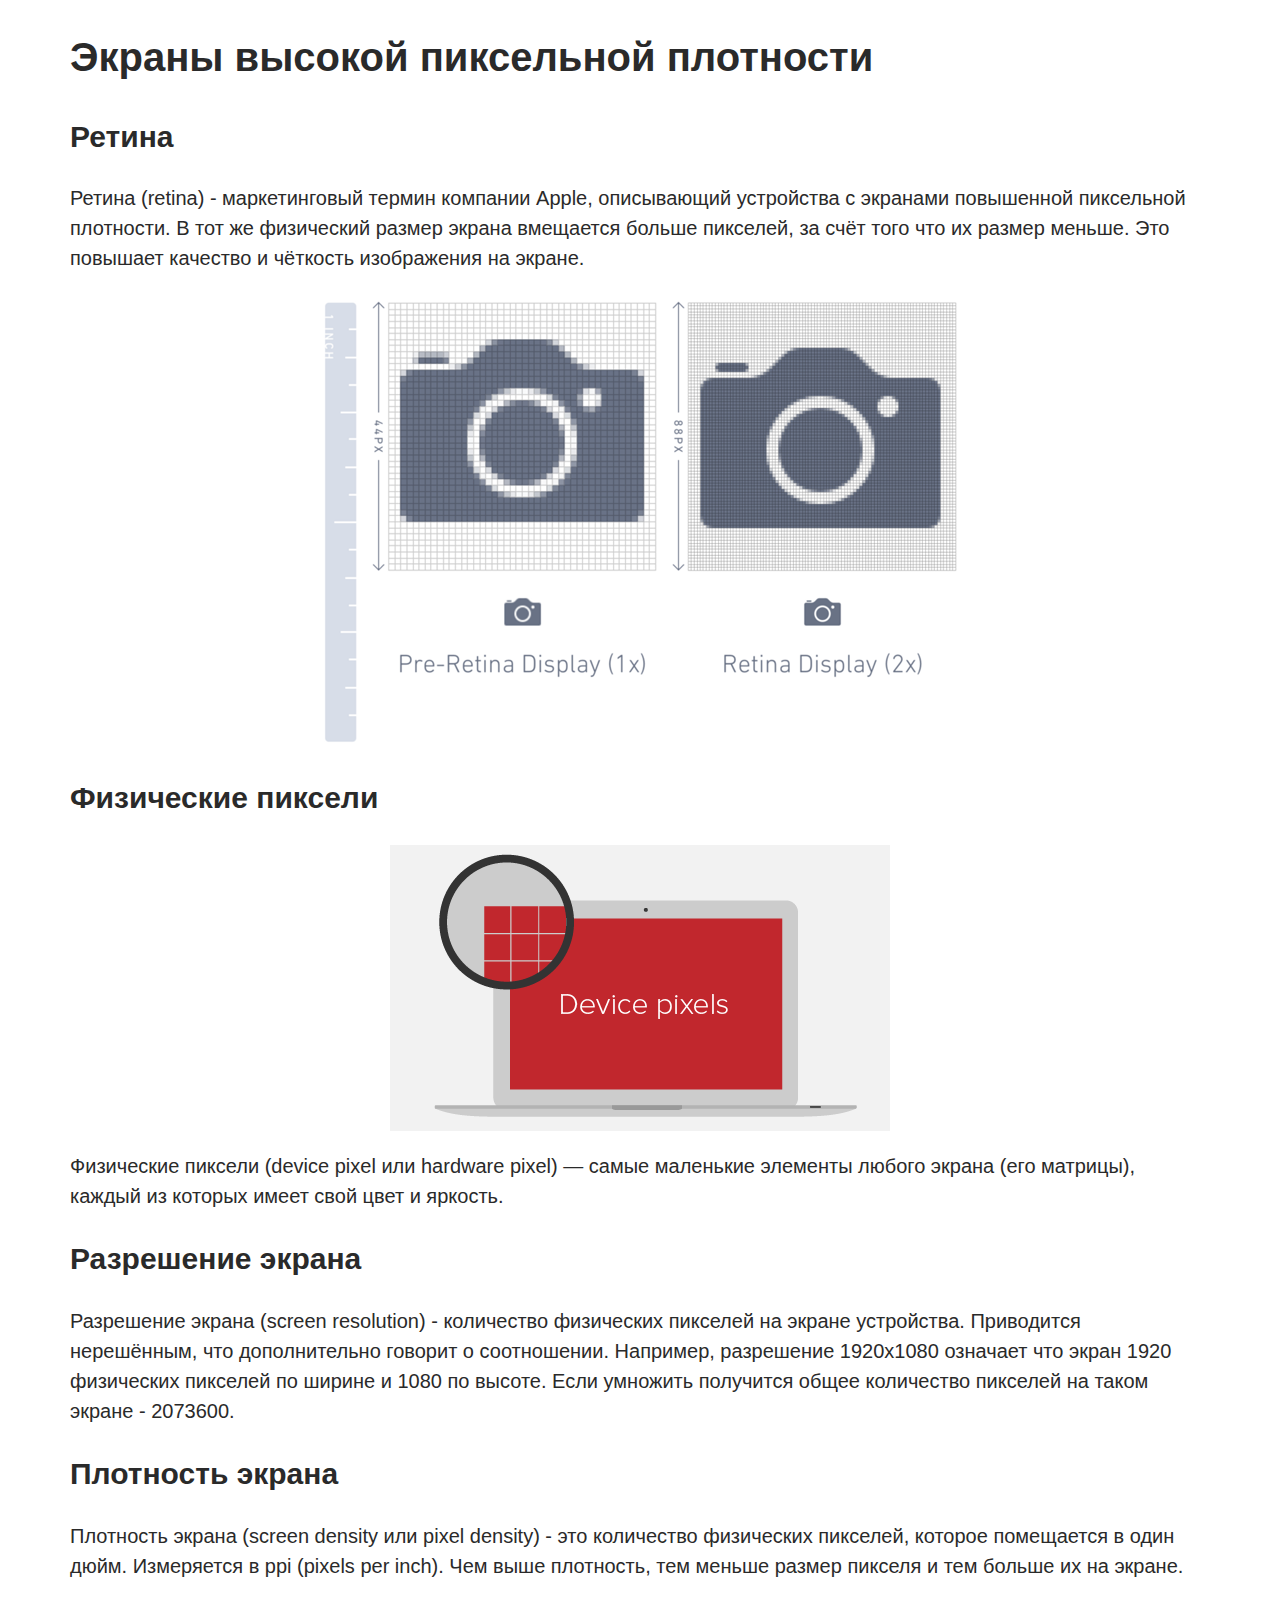
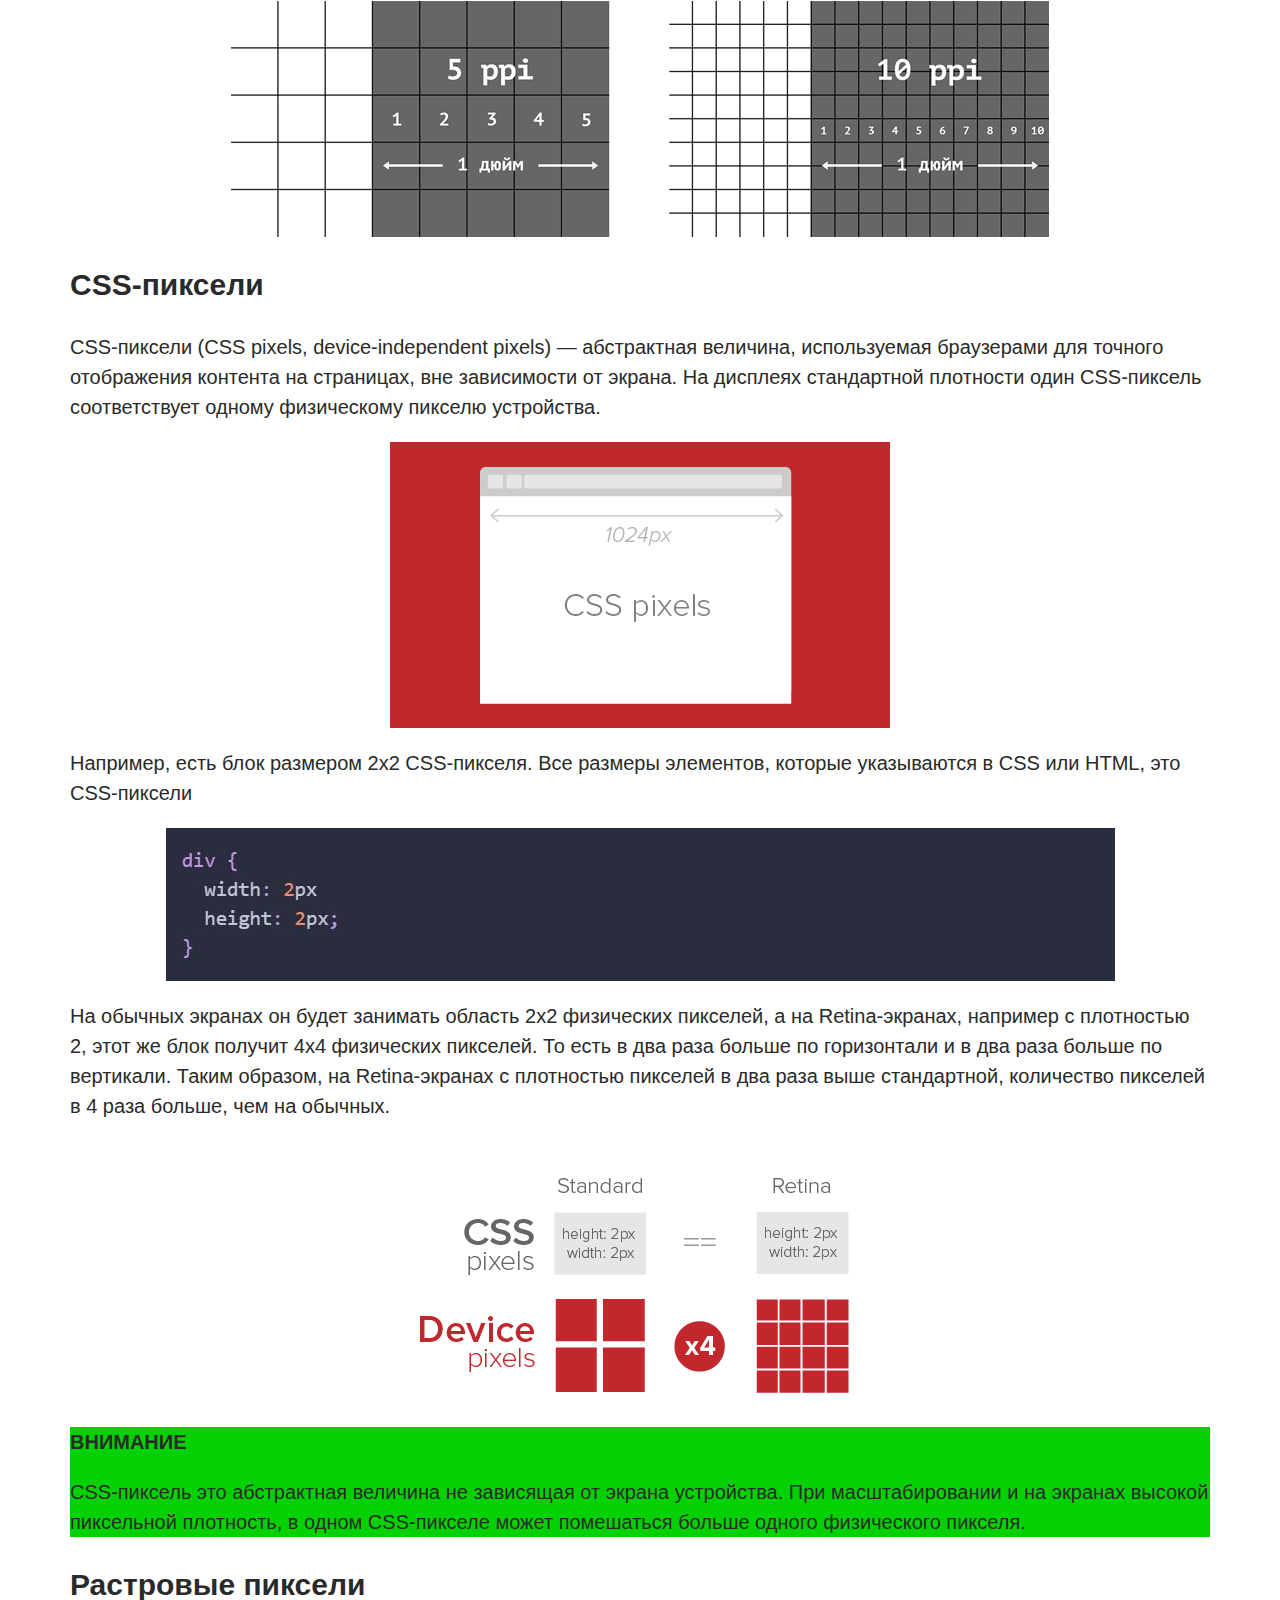
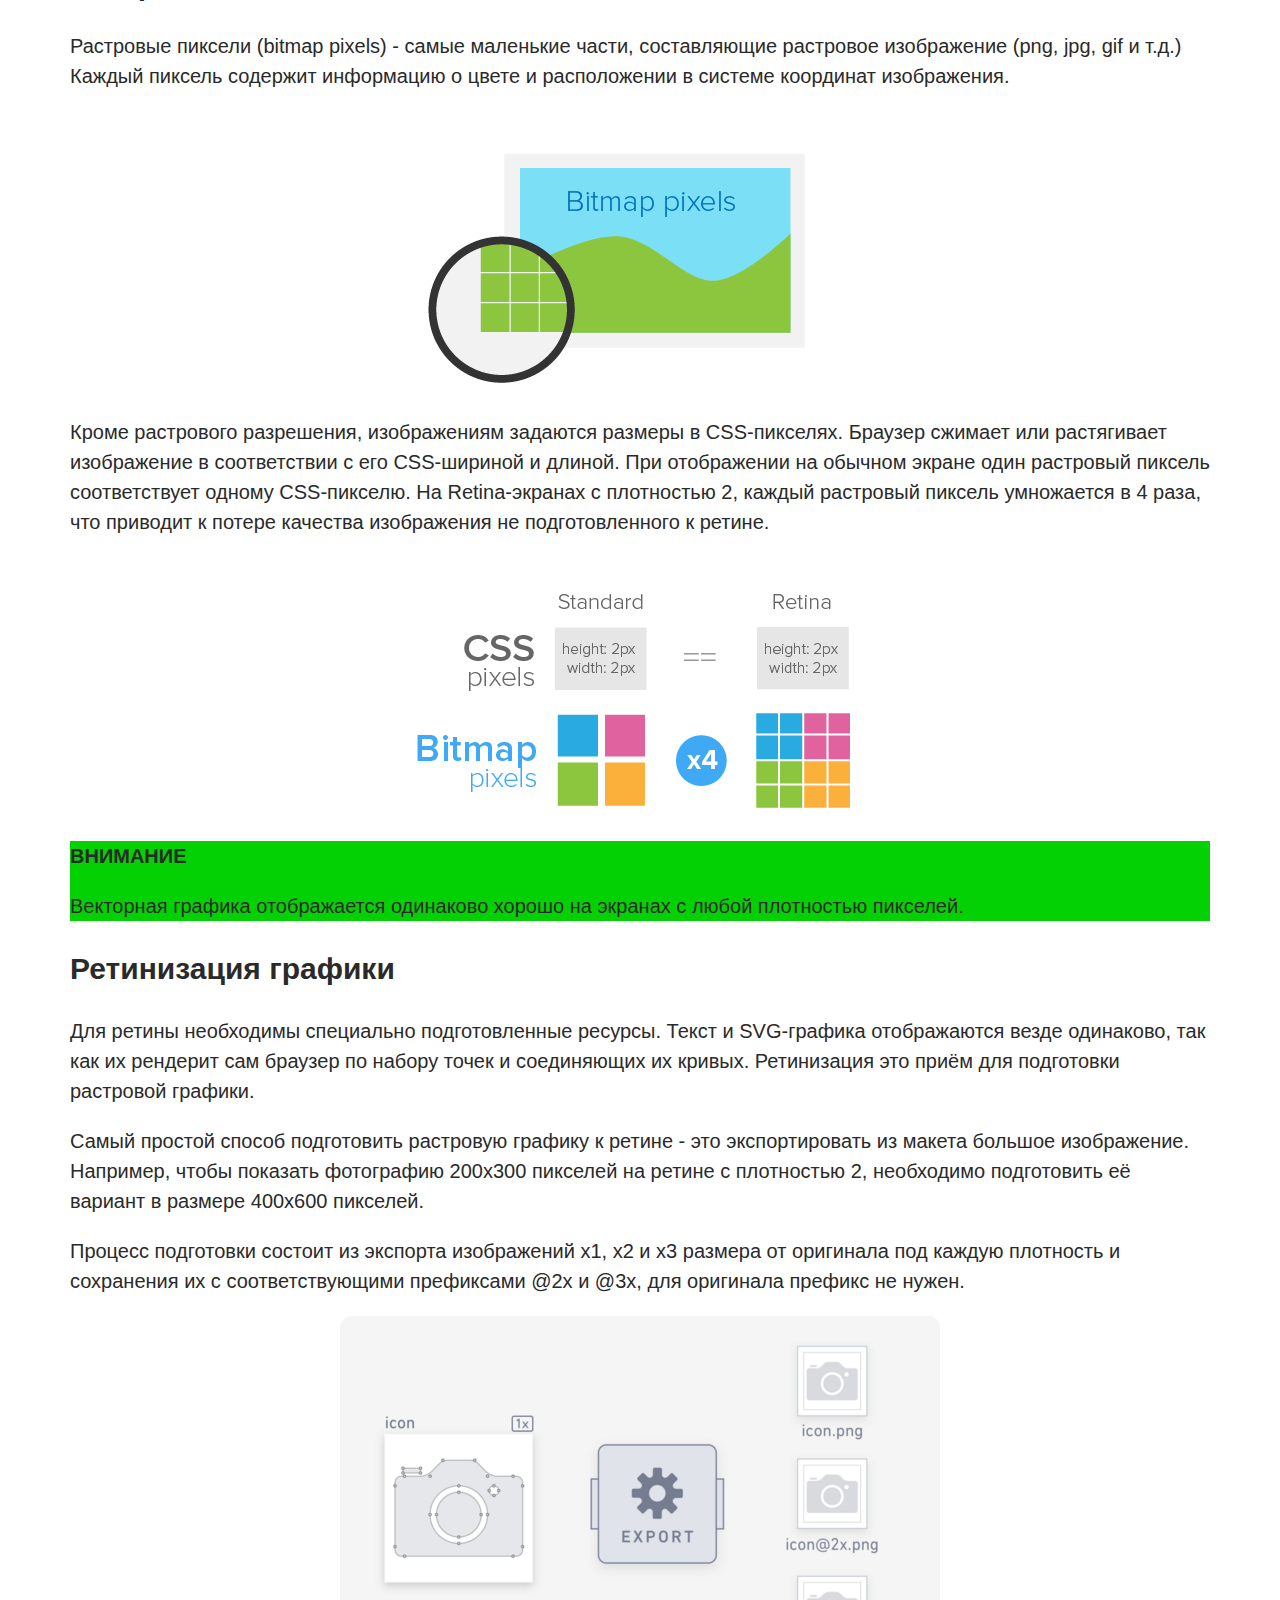
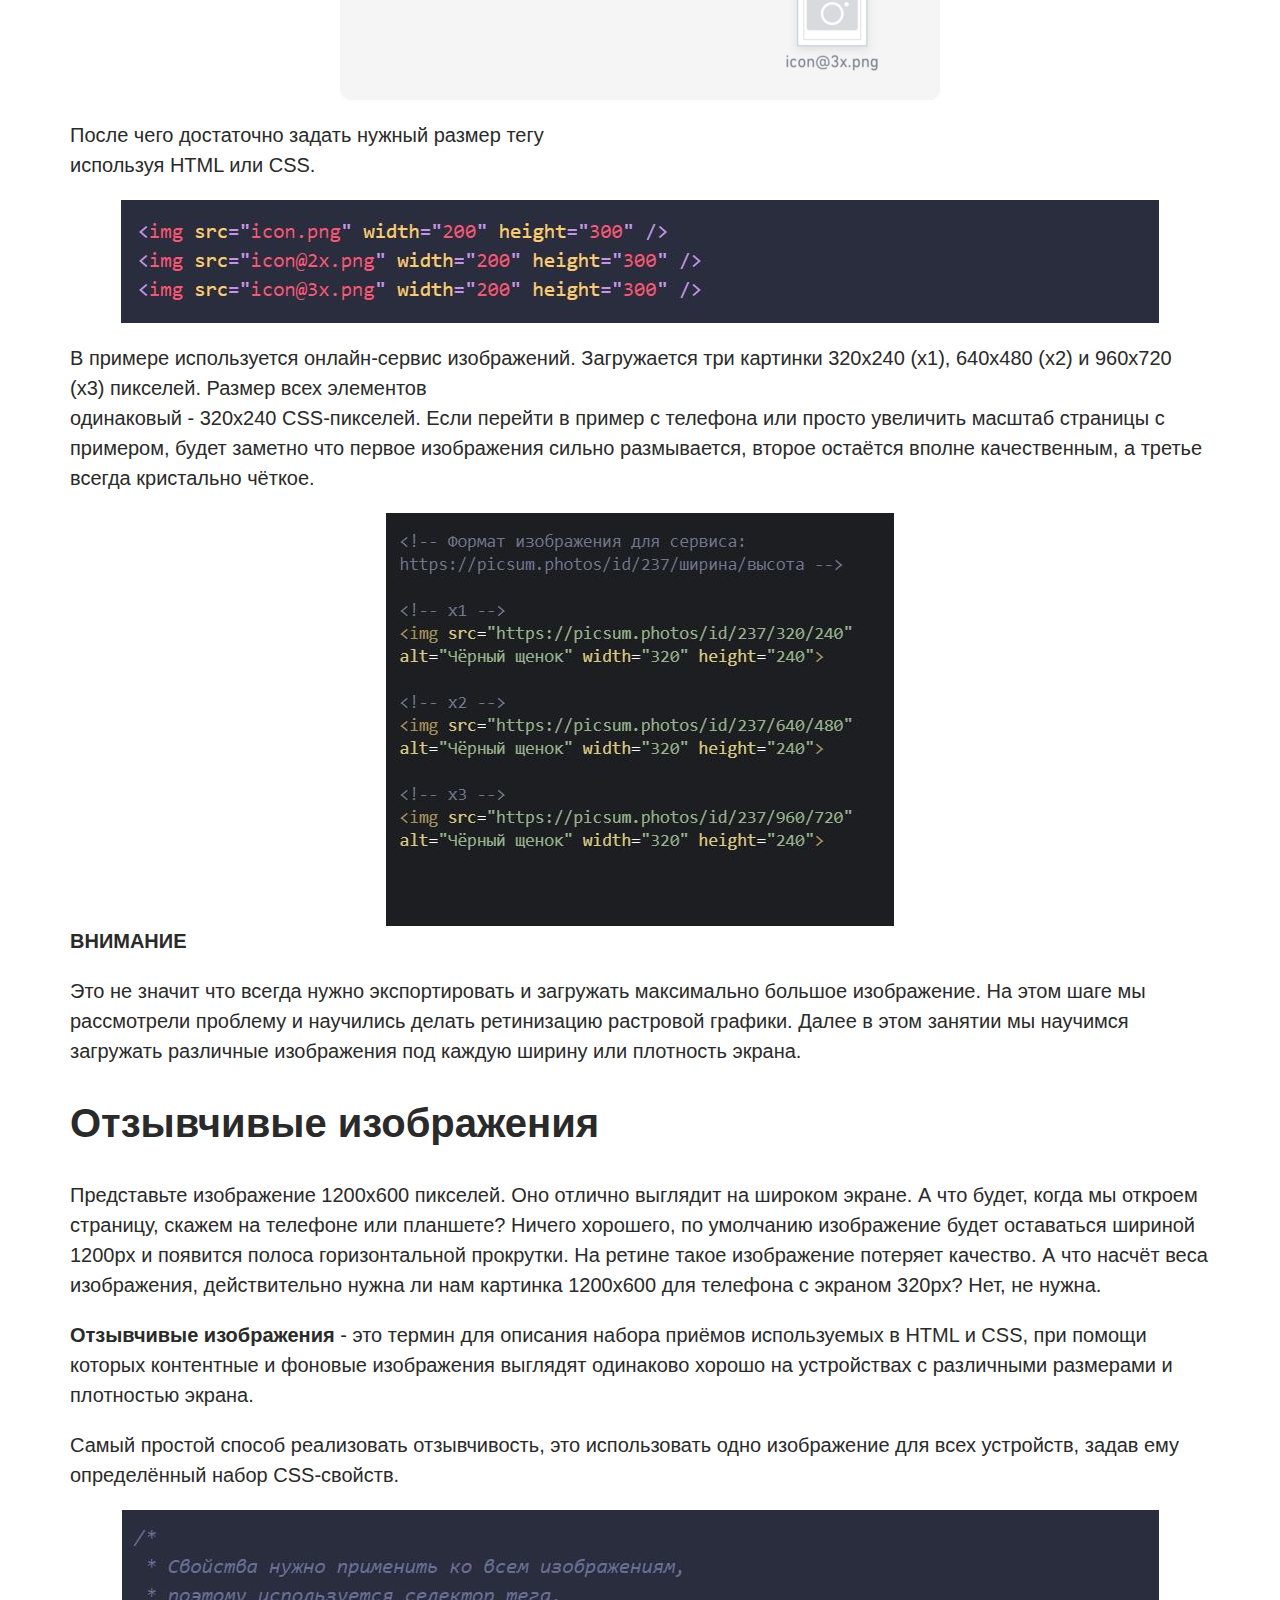
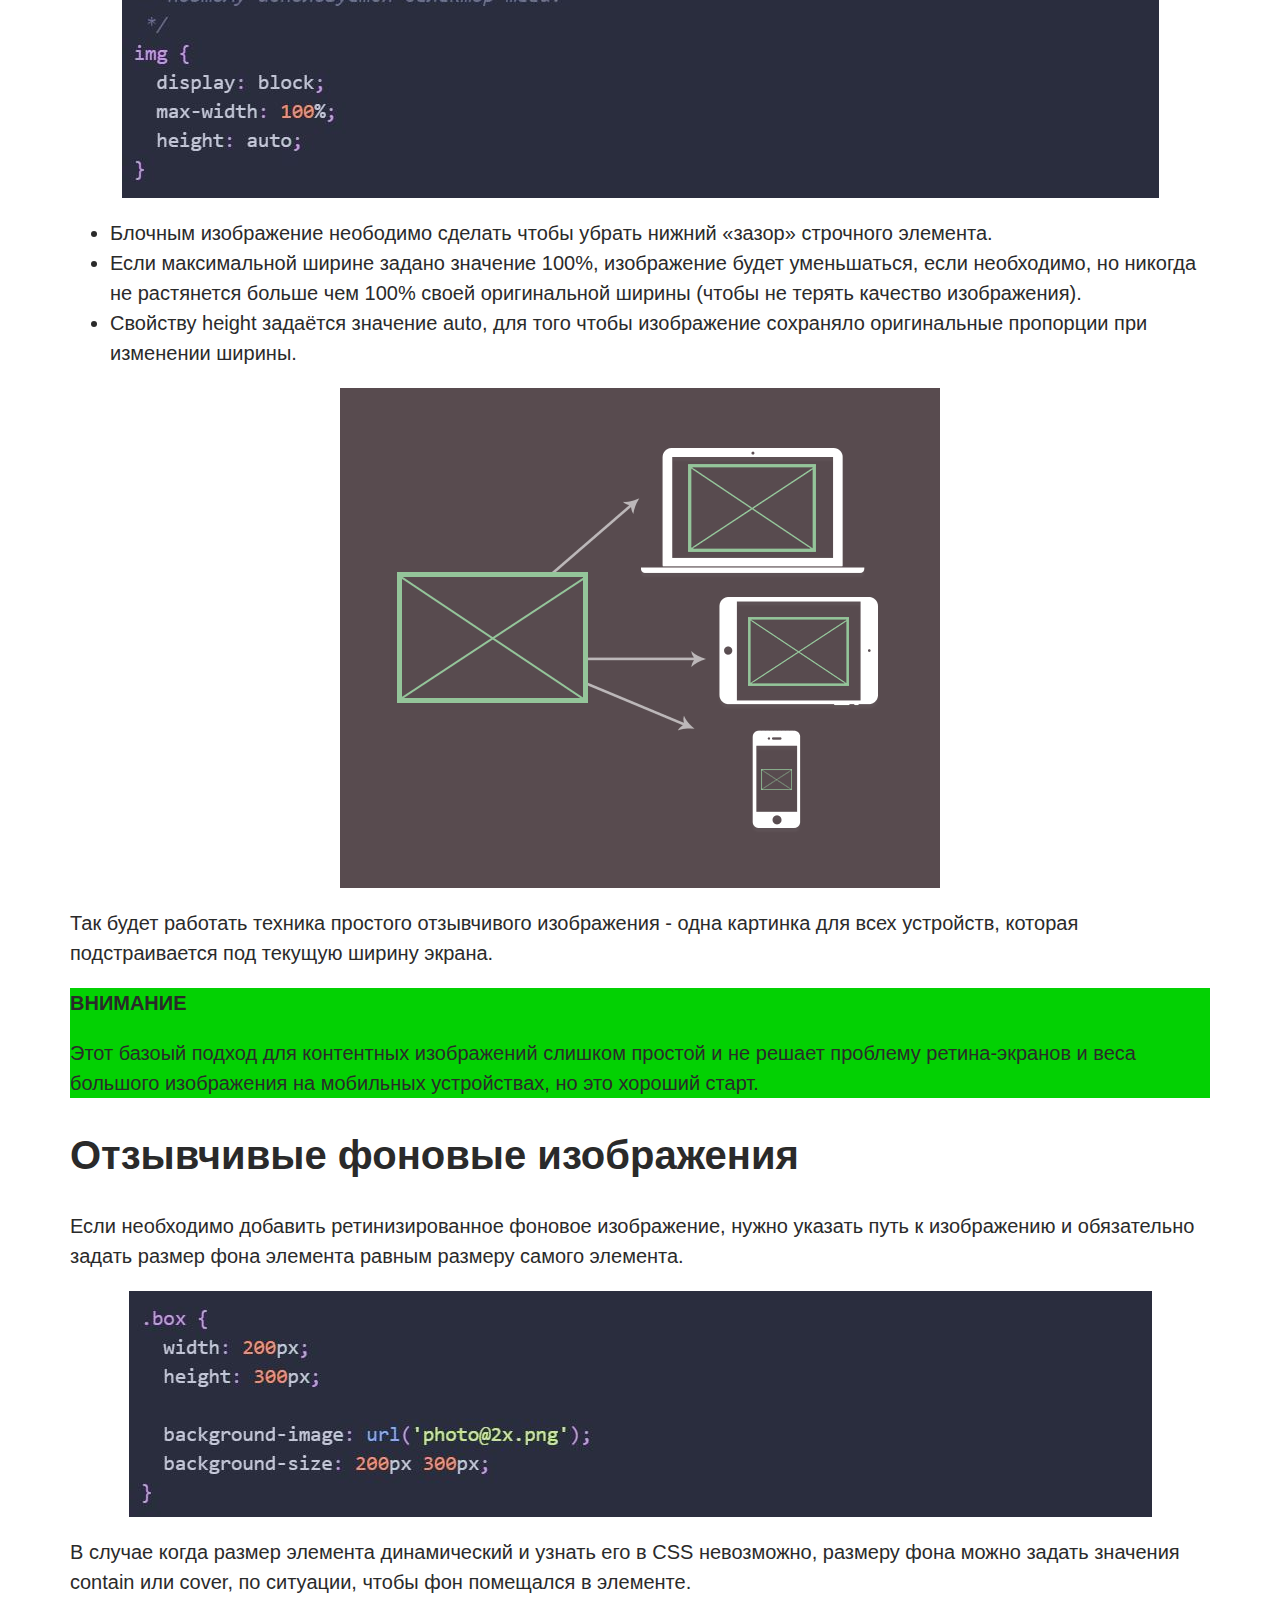
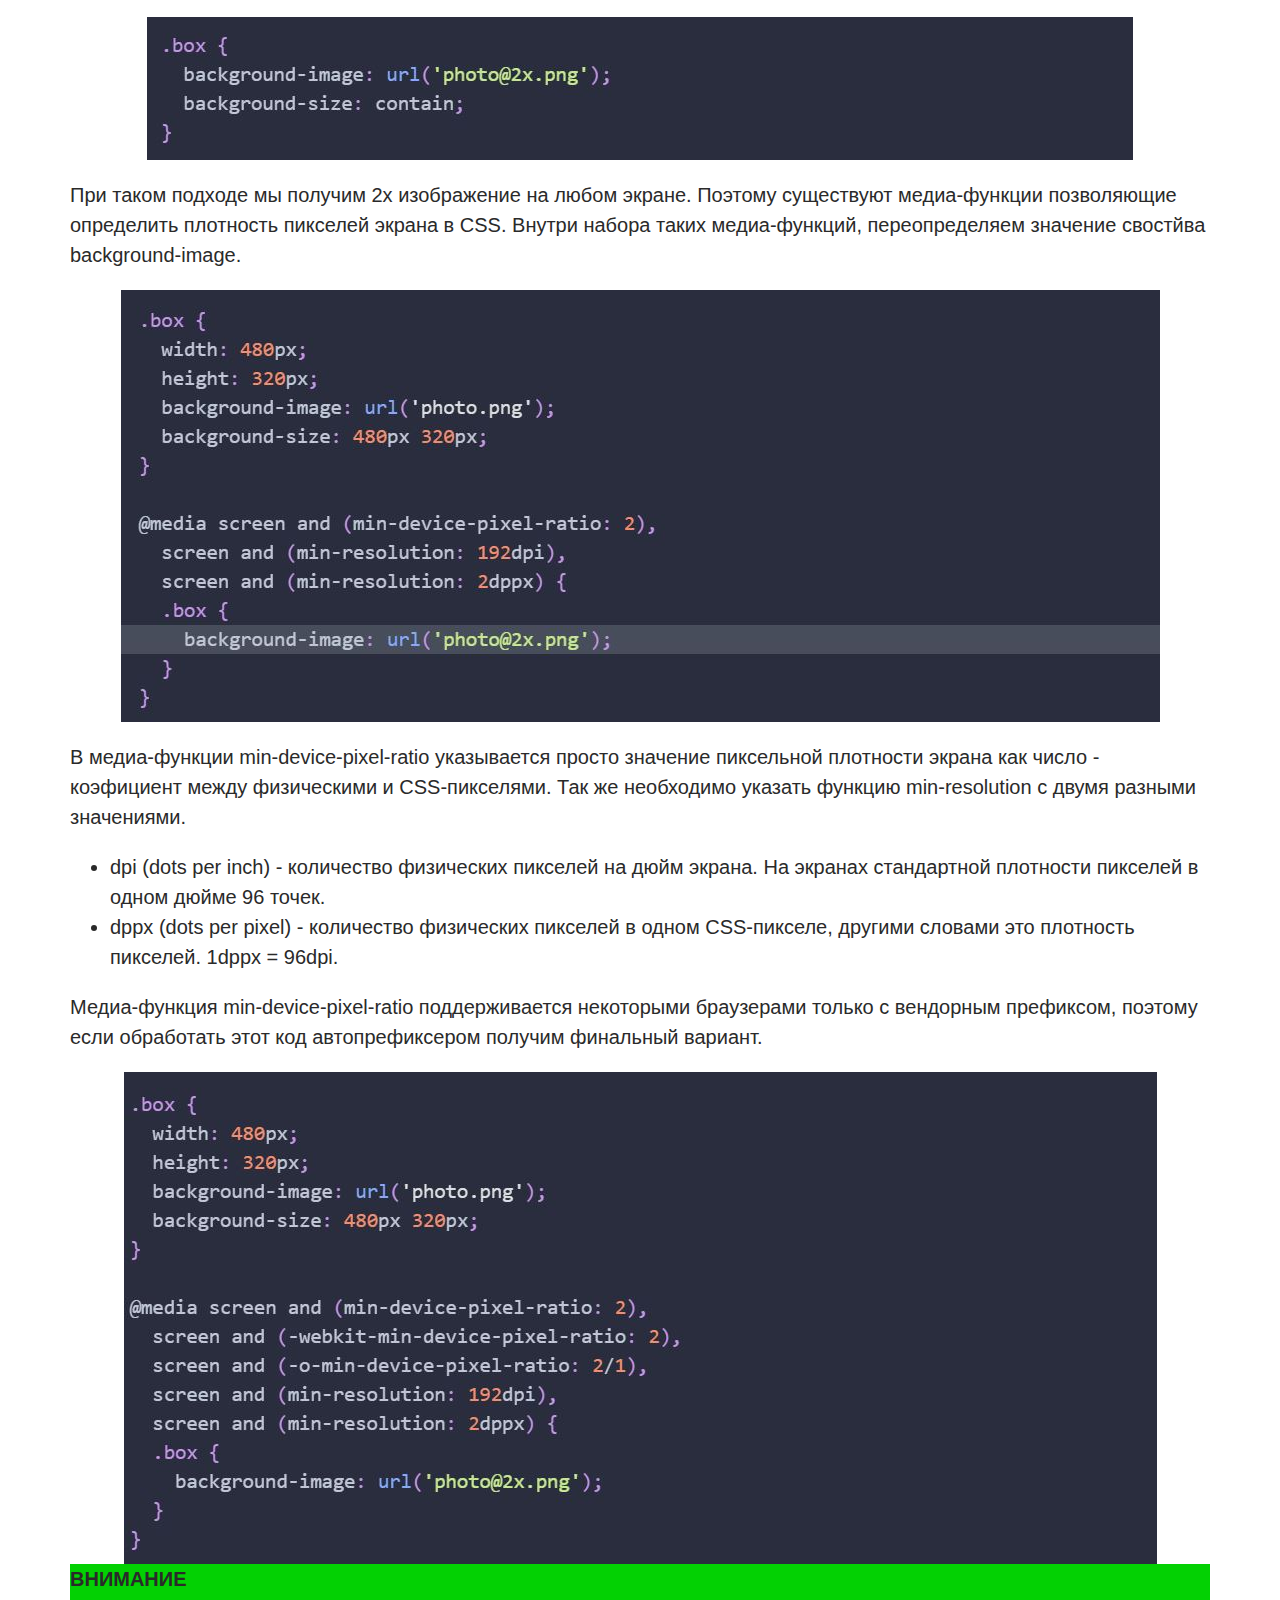
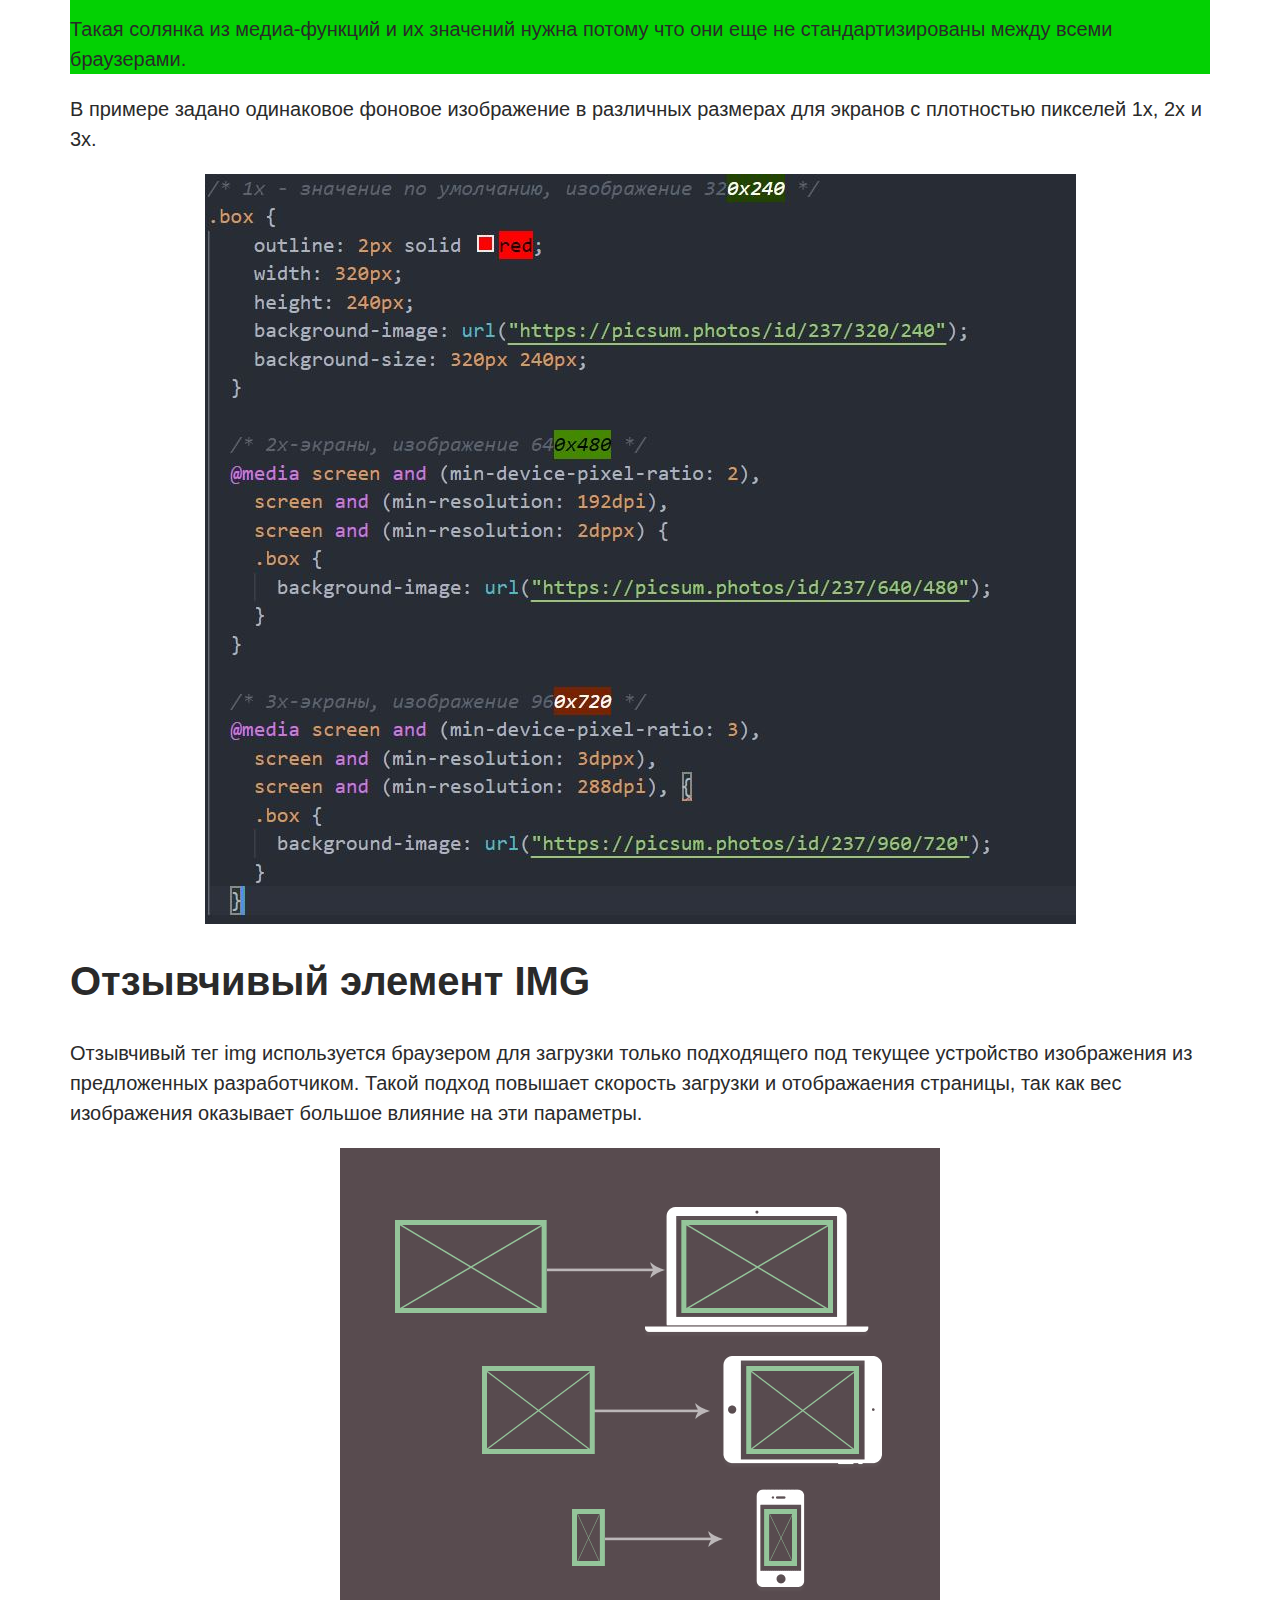
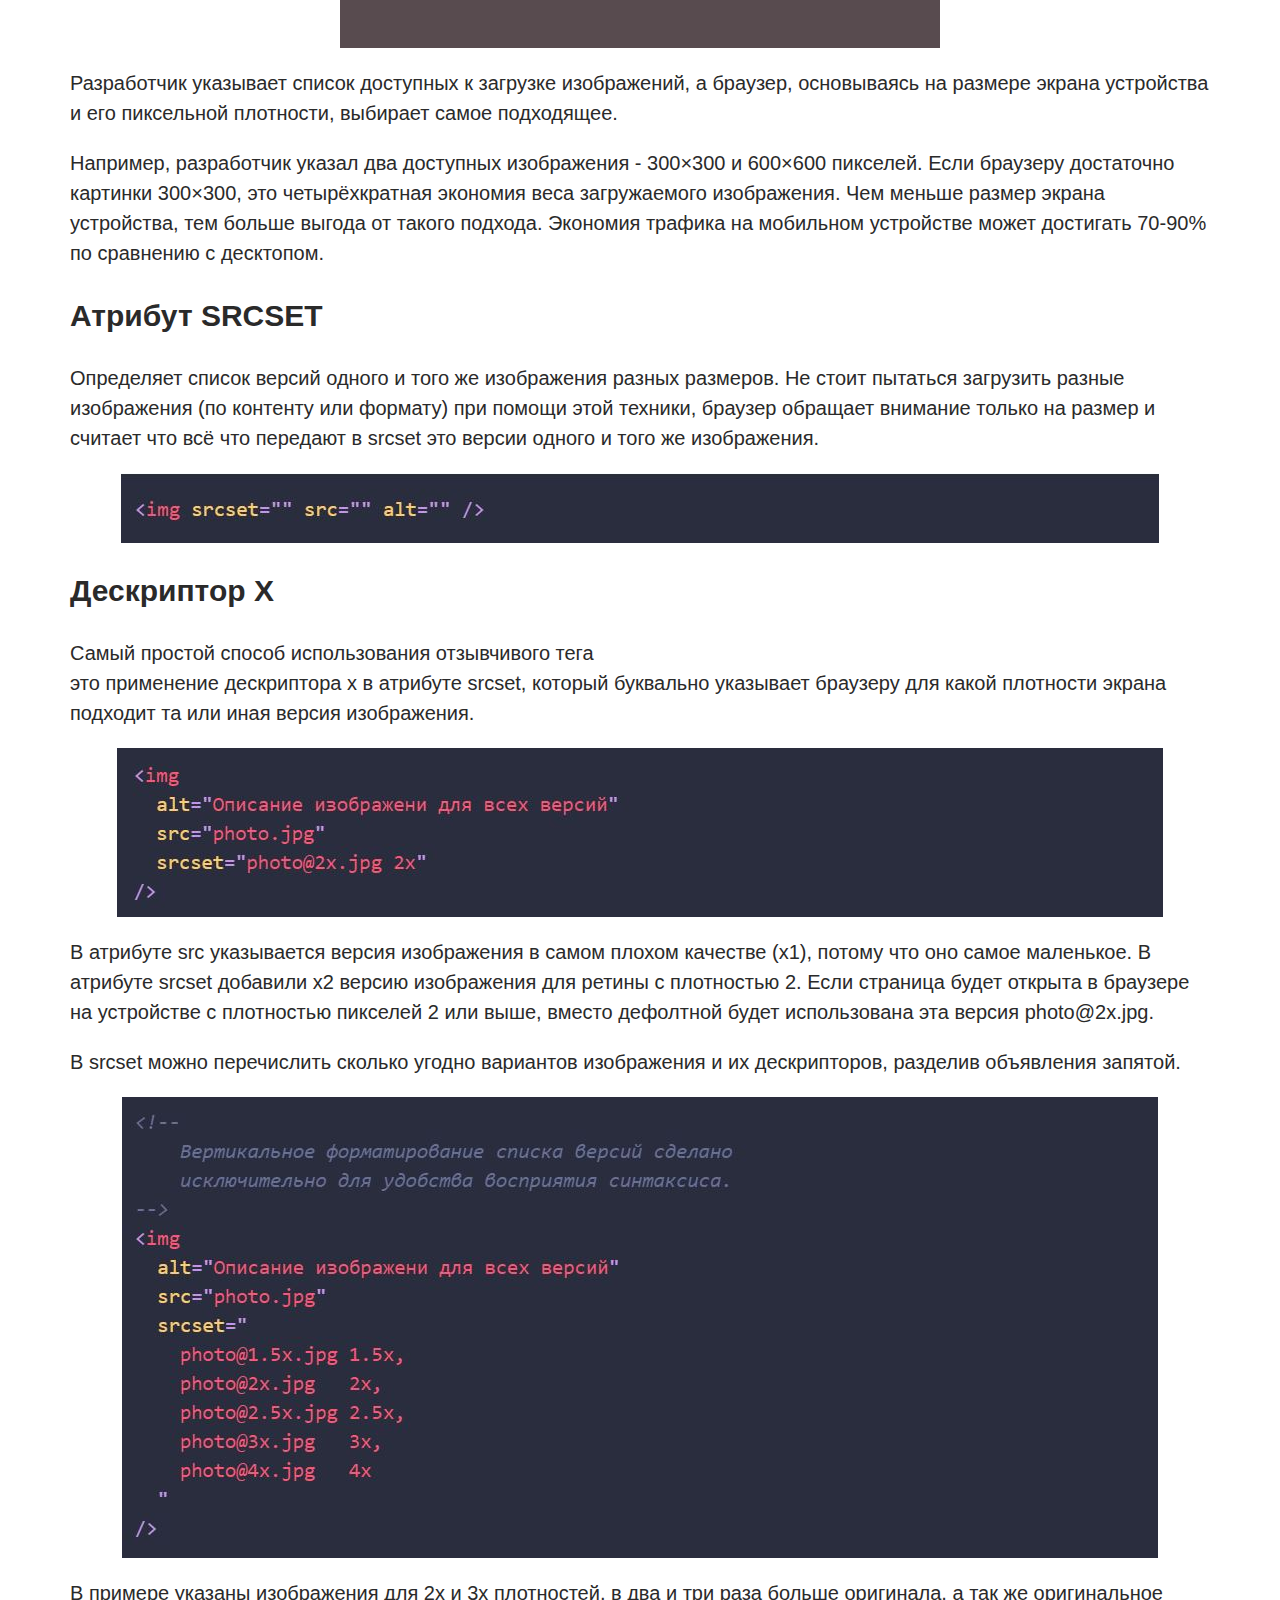
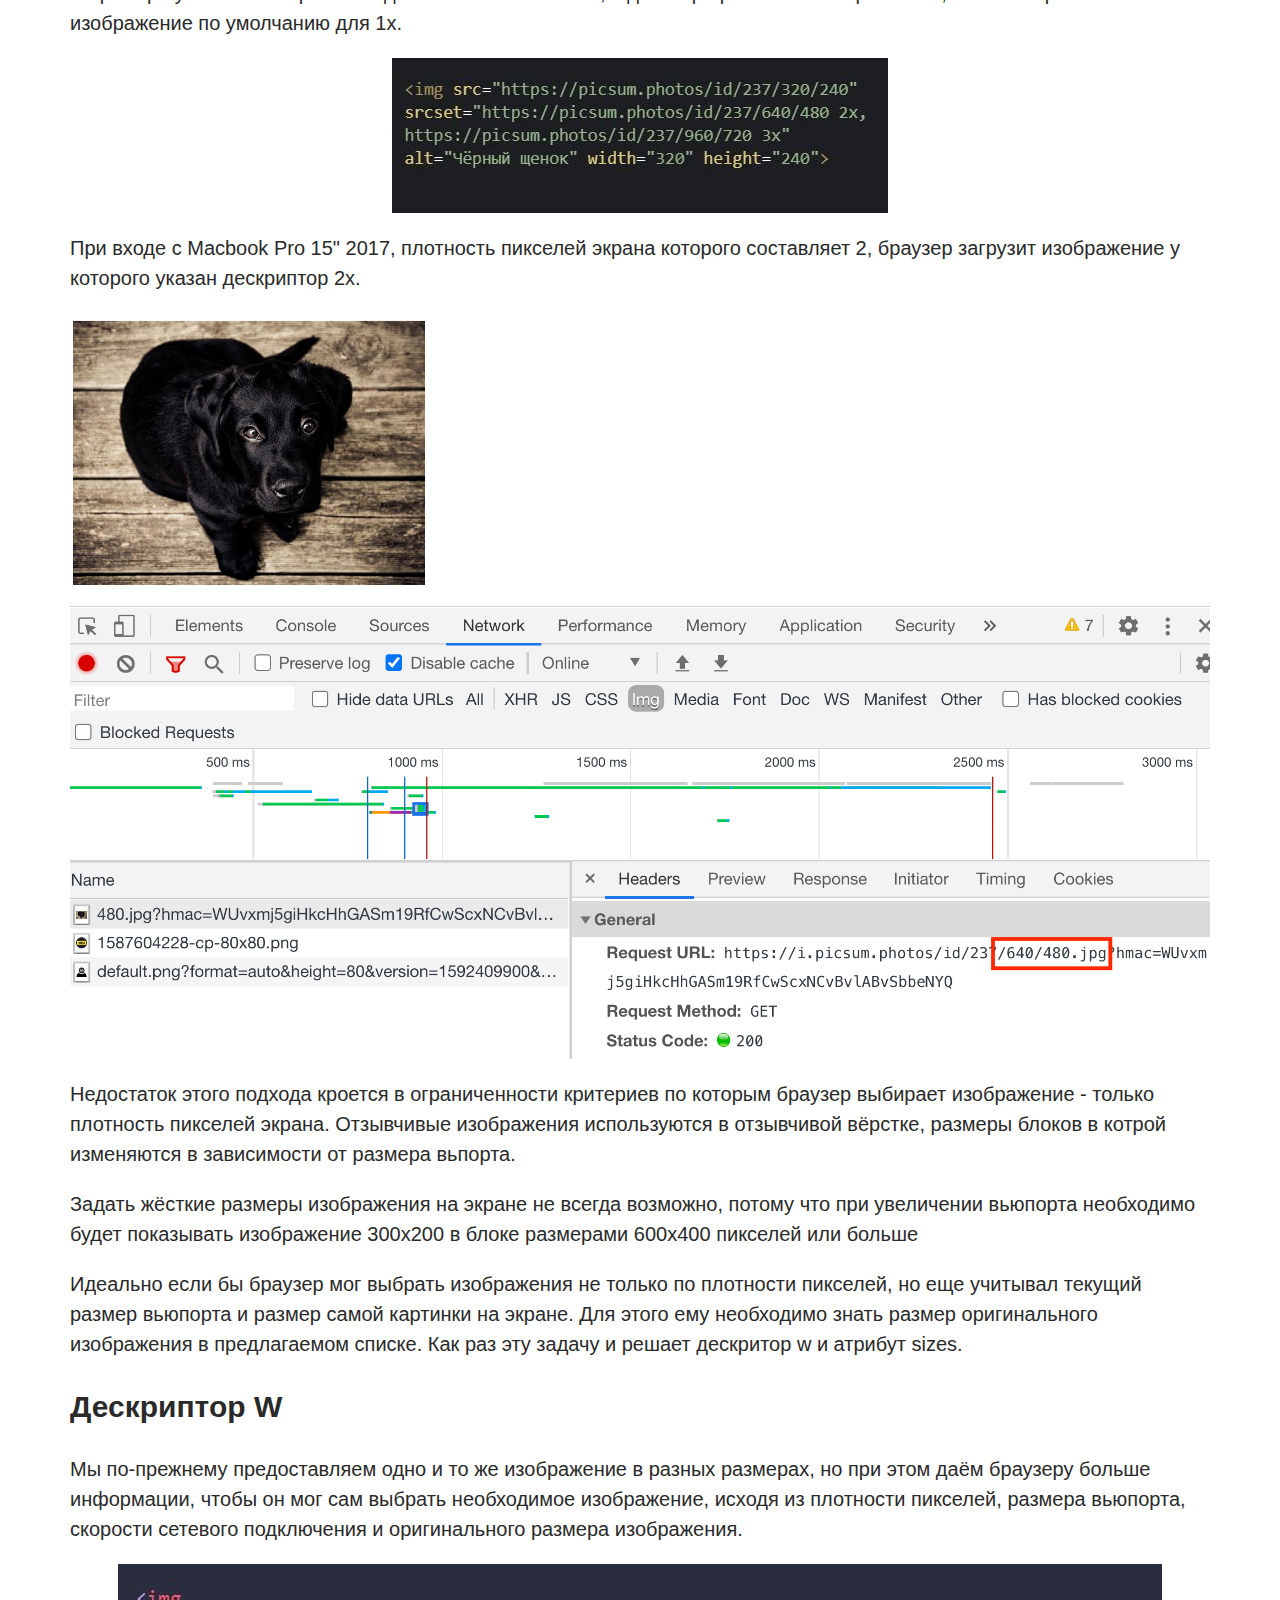
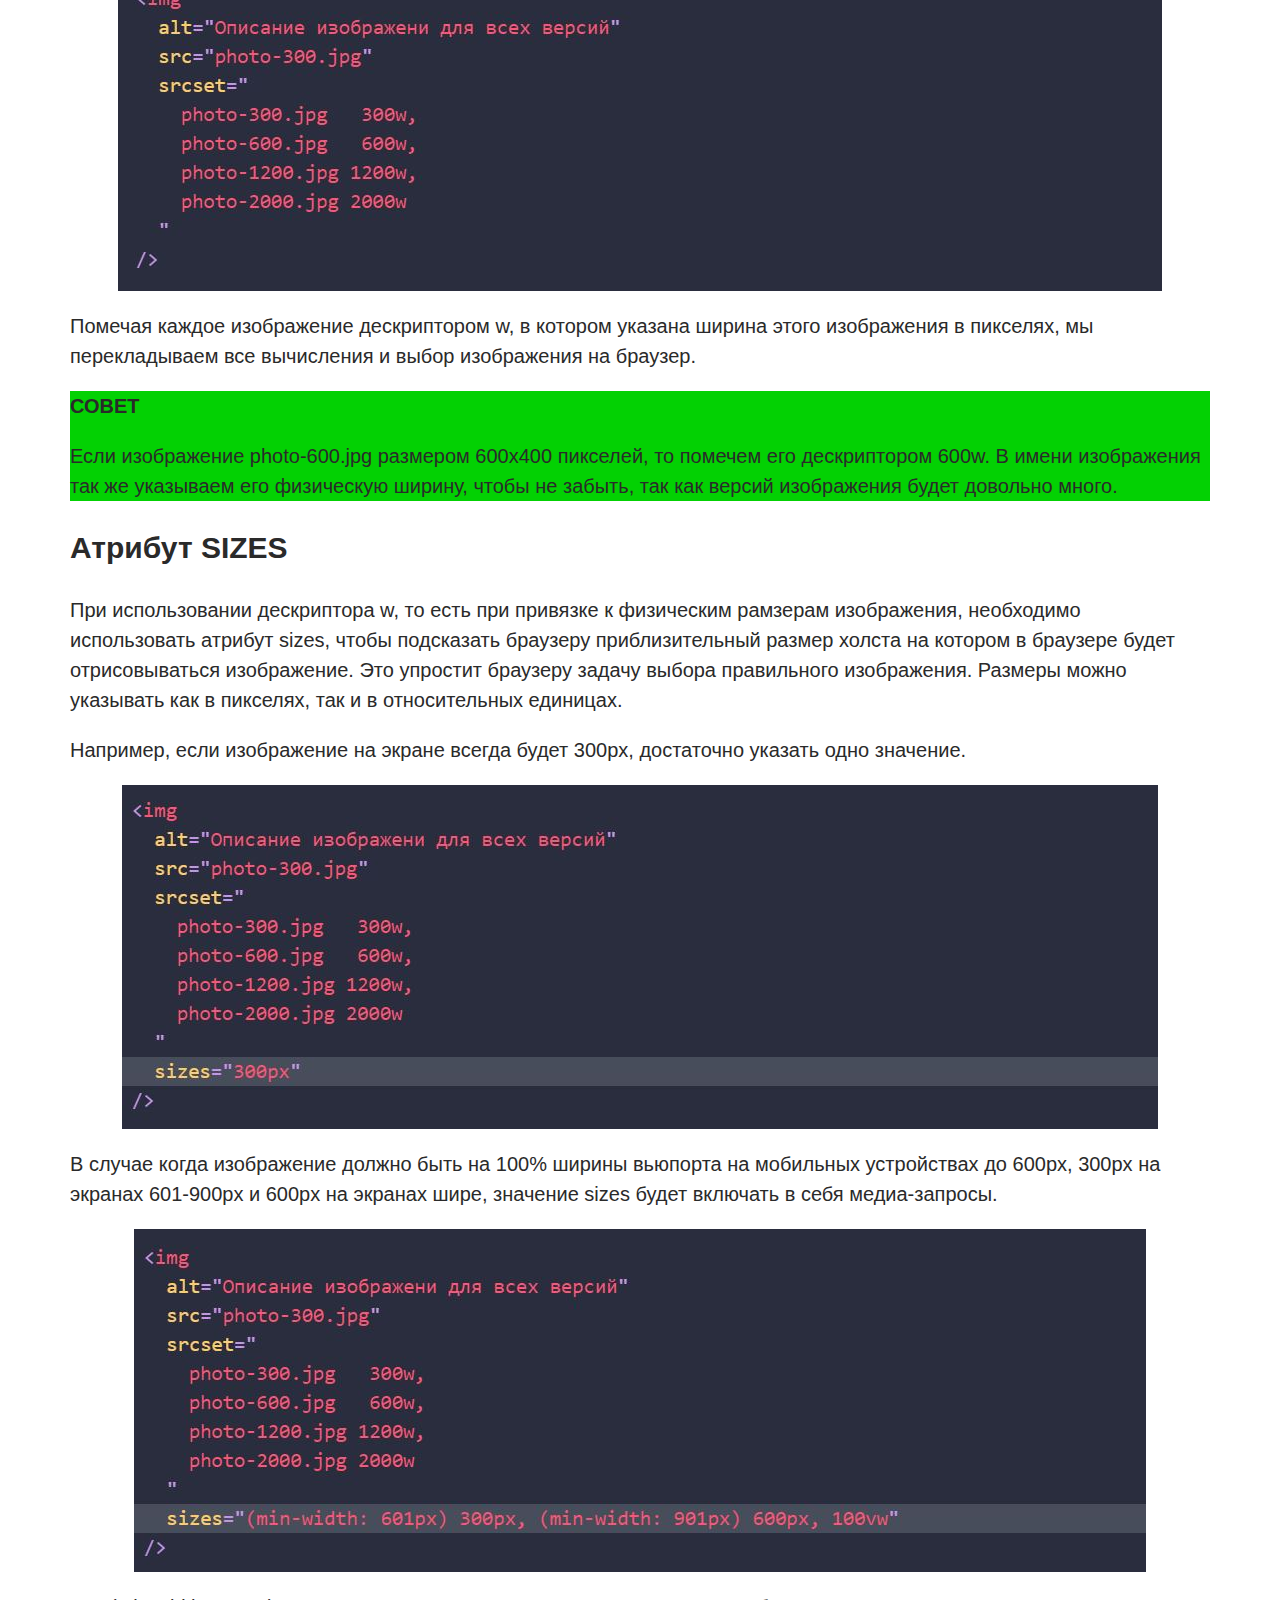
<file: lesson16.html>
<!DOCTYPE html>
<html lang="ru">
<head>
    <meta charset="UTF-8">
    <meta name="viewport" content="width=device-width, initial-scale=1.0">
    <title>Адаптивная графика</title>
    <link rel="stylesheet" href="./css/style_lesson14.css">
</head>
<body class="container">
    <h1>Экраны высокой пиксельной плотности</h1>
    <h2>Ретина</h2>
    <p>
        Ретина (retina) - маркетинговый термин компании Apple, описывающий устройства с экранами повышенной пиксельной плотности. В тот же физический размер экрана вмещается больше пикселей, за счёт того что их размер меньше. Это повышает качество и чёткость изображения на экране.
    </p>
    <img src="./images/retina-showcase.png" alt="">
    <h2>Физические пиксели</h2>
    <img src="./images/device-pixels.png" alt="">
    <p>
        Физические пиксели (device pixel или hardware pixel) — самые маленькие элементы любого экрана (его матрицы), каждый из которых имеет свой цвет и яркость.
    </p>
    <h2>Разрешение экрана</h2>
    <p>
        Разрешение экрана (screen resolution) - количество физических пикселей на экране устройства. Приводится нерешённым, что дополнительно говорит о соотношении.

Например, разрешение 1920x1080 означает что экран 1920 физических пикселей по ширине и 1080 по высоте. Если умножить получится общее количество пикселей на таком экране - 2073600.
    </p>
    <h2>Плотность экрана</h2>
    <p>
        Плотность экрана (screen density или pixel density) - это количество физических пикселей, которое помещается в один дюйм. Измеряется в ppi (pixels per inch). Чем выше плотность, тем меньше размер пикселя и тем больше их на экране.
    </p>
    <img src="./images/pixel-density.png" alt="">
    <h2>CSS-пиксели</h2>
    <p>
        CSS-пиксели (CSS pixels, device-independent pixels) — абстрактная величина, используемая браузерами для точного отображения контента на страницах, вне зависимости от экрана. На дисплеях стандартной плотности один CSS-пиксель соответствует одному физическому пикселю устройства.
    </p>
    <img src="./images/css-pixels.png" alt="">
    <p>
        Например, есть блок размером 2x2 CSS-пикселя. Все размеры элементов, которые указываются в CSS или HTML, это CSS-пиксели
    </p>
    <img src="./images/css-pixel1.JPG" alt="">
    <p>
        На обычных экранах он будет занимать область 2x2 физических пикселей, а на Retina-экранах, например с плотностью 2, этот же блок получит 4x4 физических пикселей. То есть в два раза больше по горизонтали и в два раза больше по вертикали. Таким образом, на Retina-экранах с плотностью пикселей в два раза выше стандартной, количество пикселей в 4 раза больше, чем на обычных.
    </p>
    <img src="./images/css-pixel-scaling.png" alt="">
    <div class="advice">
        <b>ВНИМАНИЕ</b>
        <p>
            CSS-пиксель это абстрактная величина не зависящая от экрана устройства. При масштабировании и на экранах высокой пиксельной плотность, в одном CSS-пикселе может помешаться больше одного физического пикселя.
        </p>
    </div>
    <h2>Растровые пиксели</h2>
    <p>
        Растровые пиксели (bitmap pixels) - самые маленькие части, составляющие растровое изображение (png, jpg, gif и т.д.) Каждый пиксель содержит информацию о цвете и расположении в системе координат изображения.
    </p>
    <img src="./images/bitmap-pixels.png" alt="">
    <p>
        Кроме растрового разрешения, изображениям задаются размеры в CSS-пикселях. Браузер сжимает или растягивает изображение в соответствии с его CSS-шириной и длиной. При отображении на обычном экране один растровый пиксель соответствует одному CSS-пикселю. На Retina-экранах с плотностью 2, каждый растровый пиксель умножается в 4 раза, что приводит к потере качества изображения не подготовленного к ретине.
    </p>
    <img src="./images/bitmap-pixels-retina.png" alt="">
    <div class="advice">
        <b>ВНИМАНИЕ</b>
        <p>
            Векторная графика отображается одинаково хорошо на экранах с любой плотностью пикселей.
        </p>
    </div>
        <h2>Ретинизация графики</h2>
        <p>
            Для ретины необходимы специально подготовленные ресурсы. Текст и SVG-графика отображаются везде одинаково, так как их рендерит сам браузер по набору точек и соединяющих их кривых. Ретинизация это приём для подготовки растровой графики.
        </p>
        <p>
            Самый простой способ подготовить растровую графику к ретине - это экспортировать из макета большое изображение. Например, чтобы показать фотографию 200x300 пикселей на ретине с плотностью 2, необходимо подготовить её вариант в размере 400x600 пикселей.
        </p>
        <p>
            Процесс подготовки состоит из экспорта изображений x1, x2 и x3 размера от оригинала под каждую плотность и сохранения их с соответствующими префиксами @2x и @3x, для оригинала префикс не нужен.
        </p>
        <img src="./images/bitmap-export.png" alt="">
        <p>
            После чего достаточно задать нужный размер тегу <img> используя HTML или CSS.
        </p>
        <img src="./images/retina_sizing.JPG" alt="">
        <p>
            В примере используется онлайн-сервис изображений. Загружается три картинки 320x240 (x1), 640x480 (x2) и 960x720 (x3) пикселей. Размер всех элементов <img> одинаковый - 320x240 CSS-пикселей. Если перейти в пример с телефона или просто увеличить масштаб страницы с примером, будет заметно что первое изображения сильно размывается, второе остаётся вполне качественным, а третье всегда кристально чёткое.
        </p>
        <img src="./images/retina_sizing1.JPG" alt="">
        <div class="attention">
            <b>ВНИМАНИЕ</b>
            <p>
                Это не значит что всегда нужно экспортировать и загружать максимально большое изображение. На этом шаге мы рассмотрели проблему и научились делать ретинизацию растровой графики. Далее в этом занятии мы научимся загружать различные изображения под каждую ширину или плотность экрана.
            </p>
        </div>


        <h1>Отзывчивые изображения</h1>
        <p>
            Представьте изображение 1200x600 пикселей. Оно отлично выглядит на широком экране. А что будет, когда мы откроем страницу, скажем на телефоне или планшете? Ничего хорошего, по умолчанию изображение будет оставаться шириной 1200px и появится полоса горизонтальной прокрутки. На ретине такое изображение потеряет качество. А что насчёт веса изображения, действительно нужна ли нам картинка 1200x600 для телефона с экраном 320px? Нет, не нужна.
        </p>
        <p>
            <b>Отзывчивые изображения</b> - это термин для описания набора приёмов используемых в HTML и CSS, при помощи которых контентные и фоновые изображения выглядят одинаково хорошо на устройствах с различными размерами и плотностью экрана.
        </p>
        <p>
            Самый простой способ реализовать отзывчивость, это использовать одно изображение для всех устройств, задав ему определённый набор CSS-свойств.
        </p>
        <img src="./images/resize-img.JPG" alt="">
        <ul>
            <li>
                Блочным изображение неободимо сделать чтобы убрать нижний «зазор» строчного элемента.
            </li>
            <li>
                Если максимальной ширине задано значение 100%, изображение будет уменьшаться, если необходимо, но никогда не растянется больше чем 100% своей оригинальной ширины (чтобы не терять качество изображения).
            </li>
            <li>
                Свойству height задаётся значение auto, для того чтобы изображение сохраняло оригинальные пропорции при изменении ширины.
            </li>
        </ul>
        <img src="./images/basic-reposnsive-image.png" alt="">
        <p>
            Так будет работать техника простого отзывчивого изображения - одна картинка для всех устройств, которая подстраивается под текущую ширину экрана.
        </p>
        <div class="advice">
            <b>ВНИМАНИЕ</b>
            <p>
                Этот базоый подход для контентных изображений слишком простой и не решает проблему ретина-экранов и веса большого изображения на мобильных устройствах, но это хороший старт.
            </p>
        </div>
        <h1>Отзывчивые фоновые изображения</h1>
        <p>
            Если необходимо добавить ретинизированное фоновое изображение, нужно указать путь к изображению и обязательно задать размер фона элемента равным размеру самого элемента.
        </p>
        <img src="./images/bgc-resize.JPG" alt="">
        <p>
            В случае когда размер элемента динамический и узнать его в CSS невозможно, размеру фона можно задать значения contain или cover, по ситуации, чтобы фон помещался в элементе.
        </p>
        <img src="./images/bgc-resize1.JPG" alt="">
        <p>
            При таком подходе мы получим 2x изображение на любом экране. Поэтому существуют медиа-функции позволяющие определить плотность пикселей экрана в CSS. Внутри набора таких медиа-функций, переопределяем значение свостйва background-image.
        </p>
        <img src="./images/bgc-resize2.JPG" alt="">
        <p>
            В медиа-функции min-device-pixel-ratio указывается просто значение пиксельной плотности экрана как число - коэфициент между физическими и CSS-пикселями. Так же необходимо указать функцию min-resolution с двумя разными значениями.
        </p>
        <ul>
            <li>
                dpi (dots per inch) - количество физических пикселей на дюйм экрана. На экранах стандартной плотности пикселей в одном дюйме 96 точек.
            </li>
            <li>
                dppx (dots per pixel) - количество физических пикселей в одном CSS-пикселе, другими словами это плотность пикселей. 1dppx = 96dpi.
            </li>
        </ul>
        <p>
            Медиа-функция min-device-pixel-ratio поддерживается некоторыми браузерами только с вендорным префиксом, поэтому если обработать этот код автопрефиксером получим финальный вариант.
        </p>
        <img src="./images/bgc-resize3.JPG" alt="">
        <div class="advice">
            <b>ВНИМАНИЕ</b>
            <p>
                Такая солянка из медиа-функций и их значений нужна потому что они еще не стандартизированы между всеми браузерами.
            </p>
        </div>
        <p>
            В примере задано одинаковое фоновое изображение в различных размерах для экранов с плотностью пикселей 1x, 2x и 3x.
        </p>
        <img src="./images/bgc-resize4.JPG" alt="">
        <h1>Отзывчивый элемент IMG</h1>
        <p>
            Отзывчивый тег img используется браузером для загрузки только подходящего под текущее устройство изображения из предложенных разработчиком. Такой подход повышает скорость загрузки и отображаения страницы, так как вес изображения оказывает большое влияние на эти параметры.
        </p>
        <img src="./images/responsive-img-tag.png" alt="">
        <p>
            Разработчик указывает список доступных к загрузке изображений, а браузер, основываясь на размере экрана устройства и его пиксельной плотности, выбирает самое подходящее.
        </p>
        <p>
            Например, разработчик указал два доступных изображения - 300×300 и 600×600 пикселей. Если браузеру достаточно картинки 300×300, это четырёхкратная экономия веса загружаемого изображения. Чем меньше размер экрана устройства, тем больше выгода от такого подхода. Экономия трафика на мобильном устройстве может достигать 70-90% по сравнению с десктопом.
        </p>

        <h2>Атрибут SRCSET</h2>
        <p>
            Определяет список версий одного и того же изображения разных размеров. Не стоит пытаться загрузить разные изображения (по контенту или формату) при помощи этой техники, браузер обращает внимание только на размер и считает что всё что передают в srcset это версии одного и того же изображения.
        </p>
        <img src="./images/srcset.JPG" alt="">

        <h2>Дескриптор Х</h2>
        <p>
            Самый простой способ использования отзывчивого тега <img> это применение дескриптора x в атрибуте srcset, который буквально указывает браузеру для какой плотности экрана подходит та или иная версия изображения.
        </p>
        <img src="/images/descript.JPG" alt="">
        <p>
            В атрибуте src указывается версия изображения в самом плохом качестве (x1), потому что оно самое маленькое. В атрибуте srcset добавили x2 версию изображения для ретины с плотностью 2. Если страница будет открыта в браузере на устройстве с плотностью пикселей 2 или выше, вместо дефолтной будет использована эта версия photo@2x.jpg.
        </p>
        <p>
            В srcset можно перечислить сколько угодно вариантов изображения и их дескрипторов, разделив объявления запятой.
        </p>
        <img src="./images/srcset1.JPG" alt="">
        <p>
            В примере указаны изображения для 2x и 3x плотностей, в два и три раза больше оригинала, а так же оригинальное изображение по умолчанию для 1x.
        </p>
        <img src="./images/srcset2.JPG" alt="">
        <p>
            При входе с Macbook Pro 15" 2017, плотность пикселей экрана которого составляет 2, браузер загрузит изображение у которого указан дескриптор 2x.
        </p>
        <img src="./images/srcset-x-example.png" alt="">
        <p>
            Недостаток этого подхода кроется в ограниченности критериев по которым браузер выбирает изображение - только плотность пикселей экрана. Отзывчивые изображения используются в отзывчивой вёрстке, размеры блоков в котрой изменяются в зависимости от размера вьпорта.
        </p>
        <p>
            Задать жёсткие размеры изображения на экране не всегда возможно, потому что при увеличении вьюпорта необходимо будет показывать изображение 300x200 в блоке размерами 600x400 пикселей или больше
        </p>
        <p>
            Идеально если бы браузер мог выбрать изображения не только по плотности пикселей, но еще учитывал текущий размер вьюпорта и размер самой картинки на экране. Для этого ему необходимо знать размер оригинального изображения в предлагаемом списке. Как раз эту задачу и решает дескритор w и атрибут sizes.
        </p>

        <h2>Дескриптор W</h2>
        <p>
            Мы по-прежнему предоставляем одно и то же изображение в разных размерах, но при этом даём браузеру больше информации, чтобы он мог сам выбрать необходимое изображение, исходя из плотности пикселей, размера вьюпорта, скорости сетевого подключения и оригинального размера изображения.
        </p>
        <img src="./images/descriptw.JPG" alt="">
        <p>
            Помечая каждое изображение дескриптором w, в котором указана ширина этого изображения в пикселях, мы перекладываем все вычисления и выбор изображения на браузер.
        </p>
        <div class="advice">
            <b>СОВЕТ</b>
            <p>
                Если изображение photo-600.jpg размером 600x400 пикселей, то помечем его дескриптором 600w. В имени изображения так же указываем его физическую ширину, чтобы не забыть, так как версий изображения будет довольно много.
            </p>
        </div>

        <h2>Атрибут SIZES </h2>
        <p>
            При использовании дескриптора w, то есть при привязке к физическим рамзерам изображения, необходимо использовать атрибут sizes, чтобы подсказать браузеру приблизительный размер холста на котором в браузере будет отрисовываться изображение. Это упростит браузеру задачу выбора правильного изображения. Размеры можно указывать как в пикселях, так и в относительных единицах.
        </p>
        <p>
            Например, если изображение на экране всегда будет 300px, достаточно указать одно значение.
        </p>
        <img src="./images/sizes.JPG" alt="">
        <p>
            В случае когда изображение должно быть на 100% ширины вьюпорта на мобильных устройствах до 600px, 300px на экранах 601-900px и 600px на экранах шире, значение sizes будет включать в себя медиа-запросы.
        </p>
        <img src="./images/sizes1.JPG" alt="">
        <ul>
            <li>
                (min-width: 601px) 300px - при ширине вьюпорта от 601px, размер изображения 300px
            </li>
            <li>
                (min-width: 901px) 600px - при ширине вьюпорта от 901px, размер изображения 600px
            </li>
            <li>
                100vw - полная ширина вьюпорта, значение по умолчанию, указывается последним
            </li>
        </ul>

        <h2>Как браузер выбирает</h2>
        <p>
            Бразуер выбирает картинку по довольно простому алгоритму - умножает ширину вьюпорта на плотность пикселей, учитывает размер картинки на экране и выбирает ближайшее подходящее по размеру изображение.
        </p>
        <img src="./images/responsive-img-pixel-ratio.png" alt="">
        <p>
            На илюстрации показан десктоп и смартфон с шириной изображения 100% ширины вьюпорта.
        </p>
        <ul>
            <li>
                1680 * 2 = 3360 - на илюстрации это img-3000x1768.png для десктопа.
            </li>
            <li>
                375 * 3 = 1125 - на илюстрации это img-1200x714.png для смартфона.
            </li>
        </ul>
        <p>
            В случае когда в sizes задано фиксированное значение ширины изображения, браузер умножит его на плотность экрана. Например, sizes установлен в 300px.
        </p>
        <ul>
            <li>
                300 * 2 = 600 - для десктопа будет взято изображение максимально близкое к 600px.
            </li>
            <li>
                300 * 3 = 900 - для смартфона будет взято изображение максимально близкое к 900px.
            </li>
        </ul>
        <p>
            Стоп, то есть для мобильного устройства будет взято большее изображение?! - ИМЕННО ТАК! В этом вся суть, браузер выбирает то изображение, которое лучше всего подходит в данной ситуации.
        </p>
        <div class="webinar">
            <b>ИНТЕРЕСНО</b>
            <p>
                Потому что в отличии от разработчика, который знает только размер изображения и приблизительный размер холста на котором оно будет отображаться, браузер знает все важные технические характеристики устройства на котором была открыта веб-страница. Кроме того браузер может учитывать другие факторы, такие как скорость интернет-соединения и состояние заряда батареи.
            </p>
        </div>

        <h1>Элемент PICTURE</h1>
        <p>
            Как мы уже разобрались, тег <img> с атрибутами srcset и sizes позволяет загружать разные версии (размеры) одного и того же изображения, например для поддержки ретины. Тег <picture> используется в случае когда необходимо загрузить различные по геометрии изображения (кадрирование), изображения для поддержки режима тёмной темы оформления (prefers-color-scheme) или изображения разного формата (расширения).
        </p>
        <img src="./images/responsive-img-tag.png" alt="">
        <p>
            В каждой ситуации необходимо использовать правильный инструмент, возможно вам будет достаточно отзывчивого тега img, не обязательно везде применять picture.
        </p>

        <h2>Синтаксис</h2>
        <img src="./images/picture.JPG" alt="">
        <p>
            Элемент <picture> служит контейнером для одного или более элементов source и одного обязательного элемента img.
        </p>
        <ul>
            <li>
                Браузер проверит каждый из элементов source и выберет самый подходящий. Чтобы выбрать оптимальное изображение, браузер анализирует атрибуты srcset, media, и type.
            </li>
            <li>
                Если ни один из вариантов не подойдёт, будет выбрано изображение указанное в атрибуте src элемента img.
            </li>
            <li>
                Выбранное изображение рисуется на холсте который занимает элемент img.
            </li>
        </ul>

        <h2>Атрибут TYPE</h2>
        <p>
            Позволяет обозначить <a href="https://developer.mozilla.org/ru/docs/Web/HTTP/Basics_of_HTTP/MIME_types">MIME-тип</a> данных, указанных в атрибуте srcset. Если браузер не подерживает данный тип, то этот элемент source пропускается.
        </p>
        <img src="./images/pic-type.JPG" alt="">

        <h2>Атрибут MEDIA</h2>
        <p>
            Позволяет определить медиа-запрос, который браузер будет анализировать для выбора элемента source. Если медиа-запрос определяется как ложный (не подходит), то этот элемент source пропускается.
        </p>
        <img src="./images/pic-media.JPG" alt="">

        <h1>Поддержка современных форматов</h1>
        <p>
            Элемент picture можно применять для загрузки изображений в современных форматах (например webp). Для браузеров которые не поддерживают такие форматы, указывается дефолное изображение в альтернативном формате (например jpg или png).
        </p>
        <p>
            Следующий пример определяет элемент picture, который по умолчанию позволит браузерам загрузить photo.webp, при этом предоставляется альтернатива photo.jpg для браузеров которые еще не поддерживают этот формат.
        </p>
        <img src="./images/pic-webp.JPG" alt="">
        <p>
            Все варианты доступных изображений перечисляются в тегах source, которые будут последовально обрабатываться браузером.
        </p>
        <div class="advice">
            <b>ПОЛЕЗНО</b>
            <p>
                Самый простой способ сконвертировать изображения в формат webp - использовать онлайн-инструменты, например <a href="https://squoosh.app/">squoosh.app</a> .
            </p>
        </div>

        <h2>Атрибут SRCSET</h2>
        <p>
            Аналогично функционалу в теге img, позволяет указать набор вариантов изображений с дескрипторами x или w.
        </p>
        <img src="./images/srcset3.JPG" alt="">

        <h2>Кадрирование art-direction</h2>
        <img src="./images/art-direction.png" alt="">
        <p>
            Техника кадрирования используется для загрузки различных изображений для каждого экрана. Это позволяет показать пользователю максимум полезной информации и деталей изображения даже на маленьких устройствах. Например, загружать альбомную (landscape) или книжную (portrait) версию изображения в зависимости от ориентации или разрешения устройства.
        </p>
        <p>
            Перейдите в пример и изменяйте ширину окна браузера.
        </p>
        <ul>
            <li>
                Для экранов шириной до 500px будет загружено портретное изображение 500x600 пикселей.
            </li>
            <li>
                Для экранов шириной от 800px и шире, будет загружено ландшафтное изображение 1200x400 пикселей.
            </li>
            <li>
                Для экранов шириной от 501px до 799px, будет загружено ландшафтное изображение 800x400 пикселей.
            </li>
        </ul>

        <img src="./images/artdirection.JPG" alt="">


    



</body>
</file>
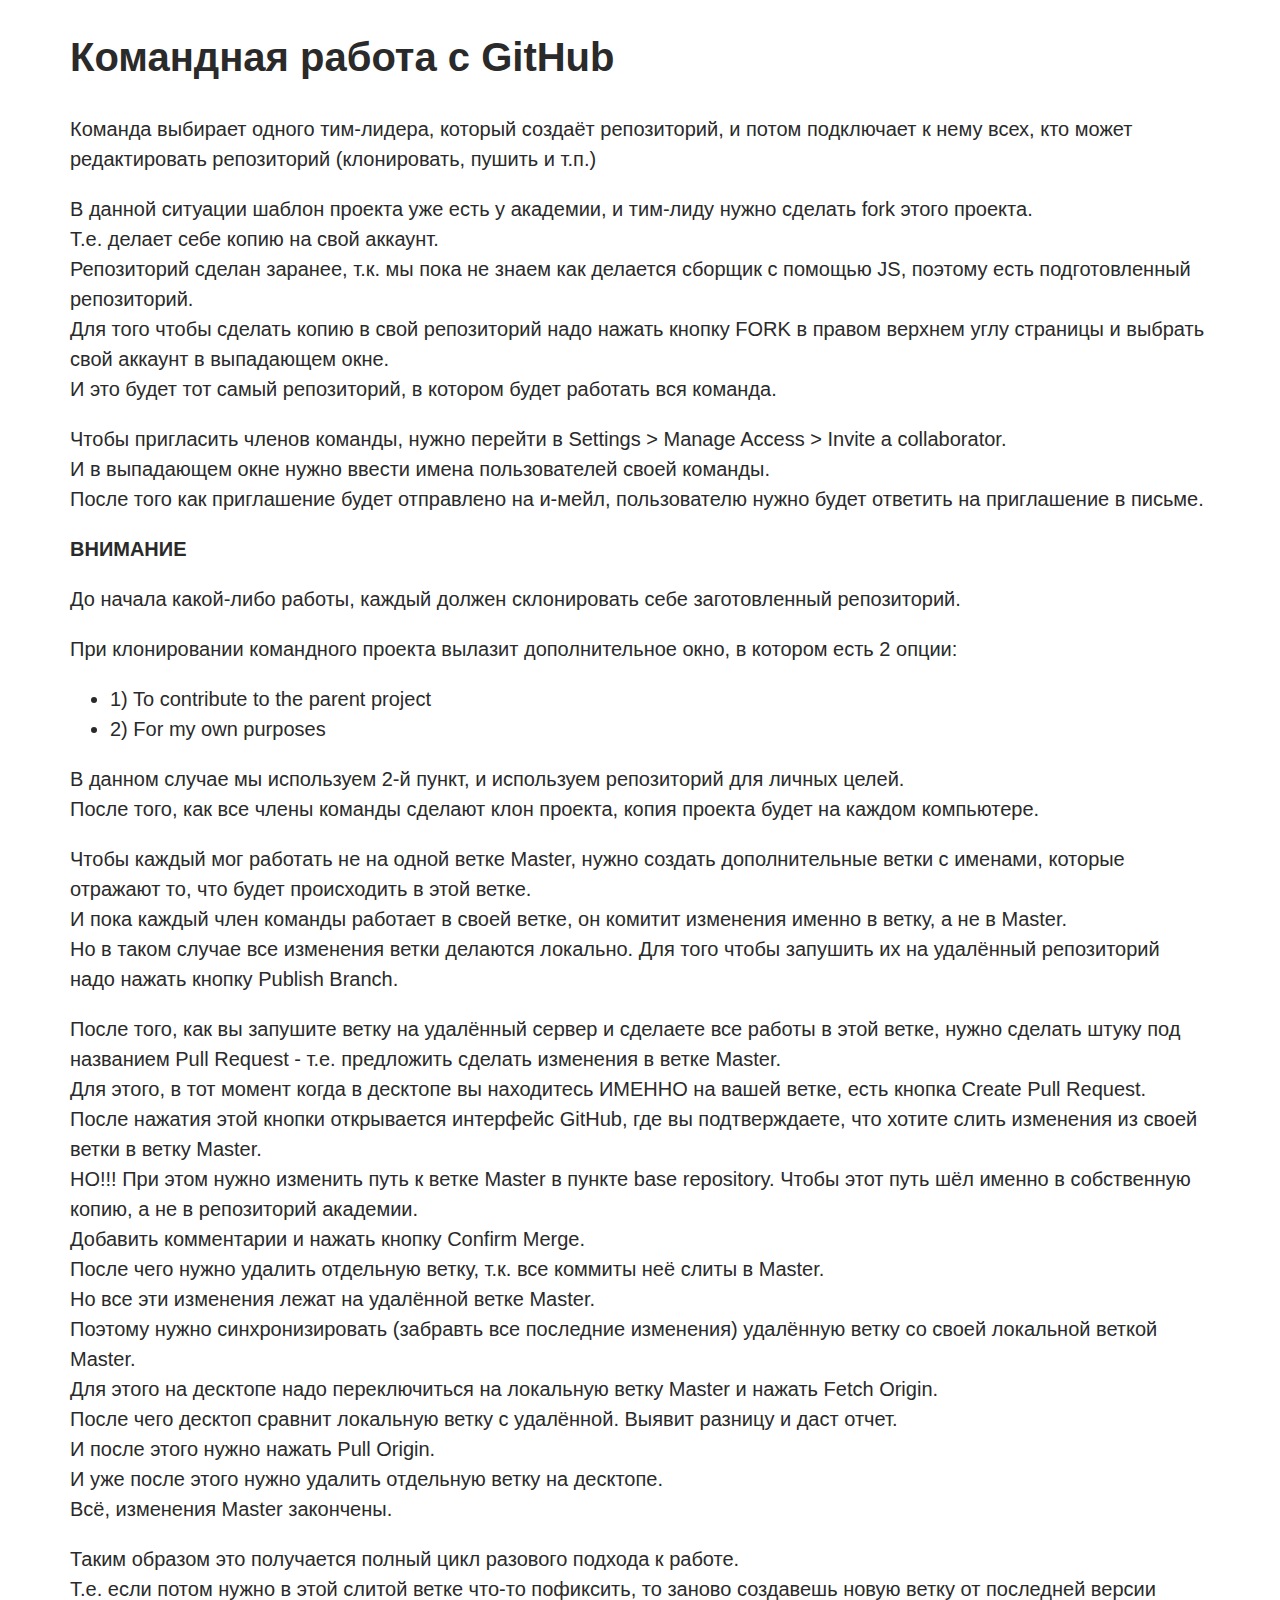
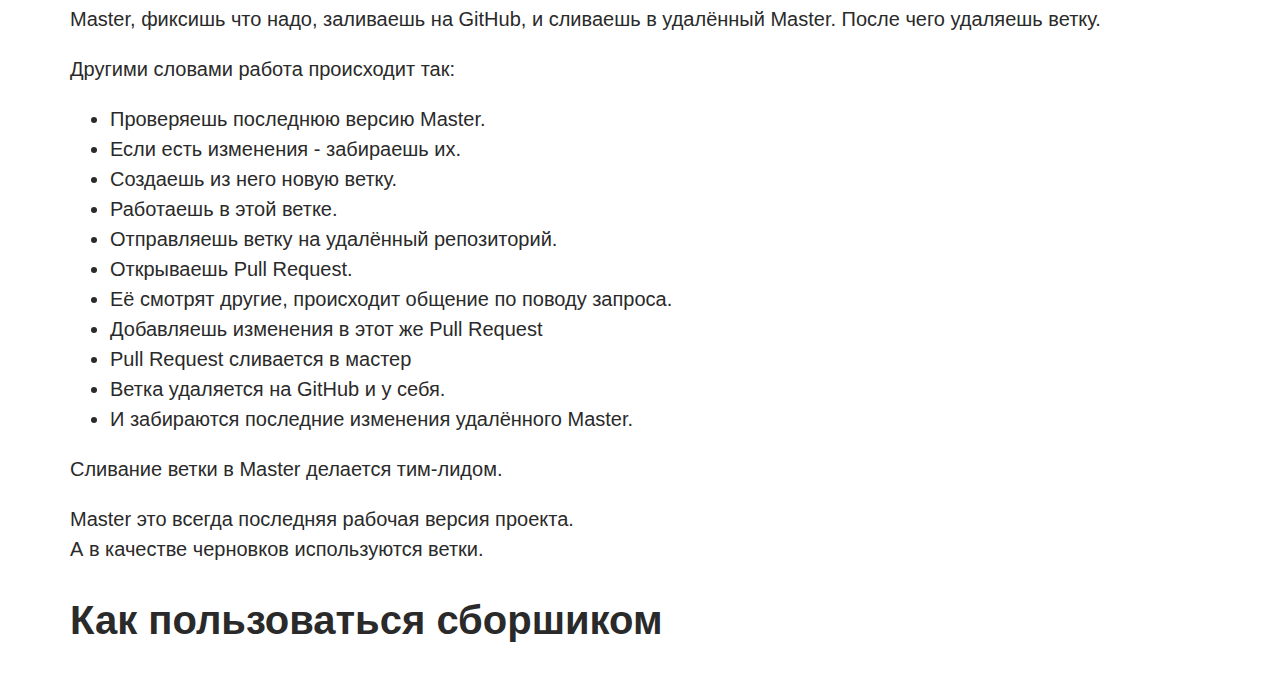
<file: teamwork.html>
<!DOCTYPE html>
<html lang="ru">
<head>
    <meta charset="UTF-8">
    <meta name="viewport" content="width=device-width, initial-scale=1.0">
    <title>Командная работа</title>
    <link rel="stylesheet" href="./css/style_lesson14.css">
</head>
<body class="container">
    <section>
        <h1>Командная работа с GitHub</h1>
        <p>
            Команда выбирает одного тим-лидера, который создаёт репозиторий, и потом подключает к нему всех, кто может редактировать репозиторий (клонировать, пушить и т.п.)
        </p>
        <p>
            В данной ситуации шаблон проекта уже есть у академии, и тим-лиду нужно сделать fork этого проекта. 
            <br> Т.е. делает себе копию на свой аккаунт.
            <br> Репозиторий сделан заранее, т.к. мы пока не знаем как делается сборщик с помощью JS, поэтому есть подготовленный репозиторий. 
            <br> Для того чтобы сделать копию в свой репозиторий надо нажать кнопку FORK в правом верхнем углу страницы и выбрать свой аккаунт в выпадающем окне. 
            <br> И это будет тот самый репозиторий, в котором будет работать вся команда.  
        </p>
        <p>
            Чтобы пригласить членов команды, нужно перейти в Settings > Manage Access > Invite a collaborator. 
            <br> И в выпадающем окне нужно ввести имена пользователей своей команды. 
            <br> После того как приглашение будет отправлено на и-мейл, пользователю нужно будет ответить на приглашение в письме. 
        </p>
        <div class="attention">
            <b>ВНИМАНИЕ</b>
            <p>
                До начала какой-либо работы, каждый должен склонировать себе заготовленный репозиторий. 
            </p>
        </div>  
        <p>
            При клонировании командного проекта вылазит дополнительное окно, в котором есть 2 опции:
            <ul>
                <li>1) To contribute to the parent project</li>
                <li>2) For my own purposes</li>
            </ul>
            В данном случае мы используем 2-й пункт, и используем репозиторий для личных целей. 
            <br> После того, как все члены команды сделают клон проекта, копия проекта будет на каждом компьютере. 
            
        </p>  
        <p>
            Чтобы каждый мог работать не на одной ветке Master, нужно создать дополнительные ветки с именами, которые отражают то, что будет происходить в этой ветке. 
            <br> И пока каждый член команды работает в своей ветке, он комитит изменения именно в ветку, а не в Master. 
            <br> Но в таком случае все изменения ветки делаются локально. Для того чтобы запушить их на удалённый репозиторий надо нажать кнопку Publish Branch. 
            
        </p> 
        <p>
            После того, как вы запушите ветку на удалённый сервер и сделаете все работы в этой ветке, нужно сделать штуку под названием Pull Request - т.е. предложить сделать изменения в ветке Master. 
            <br> Для этого, в тот момент когда в десктопе вы находитесь ИМЕННО на вашей ветке, есть кнопка Create Pull Request. 
            <br> После нажатия этой кнопки открывается интерфейс GitHub, где вы подтверждаете, что хотите слить изменения из своей ветки в ветку Master. 
            <br> НО!!! При этом нужно изменить путь к ветке Master в пункте base repository. 
            Чтобы этот путь шёл именно в собственную копию, а не в репозиторий академии. 
            <br> Добавить комментарии и нажать кнопку Confirm Merge. 
            <br> После чего нужно удалить отдельную ветку, т.к. все коммиты  неё слиты в Master. 
            <br> Но все эти изменения лежат на удалённой ветке Master. 
            <br> Поэтому нужно синхронизировать (забравть все последние изменения) удалённую ветку со своей локальной веткой Master. 
            <br> Для этого на десктопе надо переключиться на локальную ветку Master и нажать Fetch Origin. 
            <br> После чего десктоп сравнит локальную ветку с удалённой. Выявит разницу и даст отчет. 
            <br> И после этого нужно нажать Pull Origin.
            <br> И уже после этого нужно удалить отдельную ветку на десктопе. 
            <br> Всё, изменения Master закончены.  
        </p>
        <p>
            Таким образом это получается полный цикл разового подхода к работе. 
            <br> Т.е. если потом нужно в этой слитой ветке что-то пофиксить, то заново
            создавешь новую ветку от последней версии Master, фиксишь что надо, заливаешь на GitHub,
            и сливаешь в удалённый Master. После чего удаляешь ветку. 

        </p>
        <p>
            Другими словами работа происходит так:
            <ul>
                <li>
                    Проверяешь последнюю версию Master. 
                </li>
                <li>
                    Если есть изменения - забираешь их. 
                </li>
                <li>
                    Создаешь из него новую ветку. 
                </li>
                <li>Работаешь в этой ветке. </li>
                <li>
                    Отправляешь ветку на удалённый репозиторий. 
                </li>
                <li>Открываешь Pull Request. </li>
                <li>Её смотрят другие, происходит общение по поводу запроса. </li>
                <li>Добавляешь изменения в этот же Pull Request</li>
                <li>
                    Pull Request сливается в мастер
                </li>
                <li>
                    Ветка удаляется на GitHub и у себя. 
                </li>
                <li>
                    И забираются последние изменения удалённого Master. 
                </li>
            </ul>
            Сливание ветки в Master делается тим-лидом. 
        </p>
        <p>
            Master это всегда последняя рабочая версия проекта. 
            <br> А в качестве черновков используются ветки. 
            <br> 
        </p>
    </section>

    <section>
        <h1>Как пользоваться сборшиком</h1>
        <p>
            
        </p>
    </section>


</body>
</file>
<file: css/style.css>
.body-container {
    display: block;
    width: 800px;
    margin-left: auto;
    margin-right: auto;

}

.menu {
    padding: 0;
    margin: 0;
    list-style: none;

    display: flex;
}

.menu-item {
    position: relative;
    outline: 2px solid grey;
}

.menu-item:hover .submenu {
    display: block;
}

.menu-item:hover .menu-link {
    background-color: #000000;
    color: antiquewhite;
}

.menu-item:not(:last-child) {
    margin-right: 15px;
}

.menu-link {
    display: block;
    padding: 10px 20px;
    text-decoration: none;
    background-color: rgb(216, 231, 9);
    color: #000000;
}

.submenu {
    position: absolute;
    left: 0;
    top: 100%;
    right: 0;
    margin: 0;
    padding: 10px;
    list-style: none;

    background-color: #cccccc;
    display: none;
}
.submenu a {
    text-decoration: none;
}


/* АНИМАЦИЯ */

.btn {
    position: relative;
    display: inline-flex;
    border: none;
    margin: 0;
    padding: 10px 30px;
    border-radius: 3px;
    background-color: #008080;
    color: #ffffff;
    cursor: pointer;
    overflow: hidden;

    transition-property: all;
    transition-duration: 250ms;
    transition-timing-function: linear;
}

.btn::before {
    content: "";
    display: inline-block;
    width: 15px;
    height: 15px;
    margin-right: 15px;
    background-color: black;

    transition: transform 200ms linear;

}

.btn:hover::before {
    transform: translateY(-30px);
}

.btn::after {
    position: absolute;
    top: 50%;
    left: 30px;
    transform: translateY(calc(-50% + 30px));
    content: "";
    display: inline-block;
    width: 15px;
    height: 15px;
    background-color: yellow;

    transition: transform 200ms linear;

}

.btn:hover::after {
    transform: translateY(-50%);
}


.btn:hover,
.btn:focus {
    background-color: aqua;
    color: black;
}

/* Аналогичный пример, но со стороны ::after */
.btn-reverse {
    position: relative;
    display: inline-flex;
    border: none;
    margin: 0;
    padding: 10px 30px;
    border-radius: 3px;
    background-color: #008080;
    color: #ffffff;
    cursor: pointer;
    overflow: hidden;

    transition-property: all;
    transition-duration: 250ms;
    transition-timing-function: linear;
}

.btn-reverse::before {
    position: absolute;
    top: 50%;
    right: 30px;
    transform: translateY(calc(-50% + 30px));
    content: "";
    display: inline-block;
    width: 15px;
    height: 15px;
    background-color: black;

    transition: transform 200ms linear;

}

.btn-reverse:hover::before {
    transform: translateY(-50%);
}

.btn-reverse::after {
    
    content: "";
    display: inline-block;
    width: 15px;
    height: 15px;
    margin-left: 15px;
    background-color: yellow;

    transition: transform 200ms linear;

}

.btn-reverse:hover::after {
    transform: translateY(-30px);
}


.btn-reverse:hover,
.btn-reverse:focus {
    background-color: aqua;
    color: black;
}

/* Подчеркинвание ссылки */

.menu1 {
    padding: 0;
    margin: 0;
    list-style: none;

    display: flex;
}

.menu-item1:not(:last-child) {
    margin-right: 10px;
}

.menu-link1 {
    position: relative;
    outline: 1px solid black;
    display: block;
    padding: 10px 20px;
    text-decoration: none;
    color: currentColor;
}

.menu-link1::after {
    position: absolute;
    left: 0;
    bottom: 0;
    content: "";
    transform: scaleX(0);
    display: block;
    width: 100%;
    height: 5px;
    border-radius: 2px;
    background-color: darkblue;
    opacity: 1;
    transition: transform 200ms linear;
}

.menu-link1:hover::after {
    /* opacity: 1; */
    transform: scaleX(1);
}


/* ОВЕРЛЕЙ */

.works {
    display: flex;
    flex-wrap: wrap;
    padding: 0px;
    margin: 0;
    list-style: none;
}

.worklist {
    position: relative;
    /* width: 370px; */
    width: calc((100% - 30px * 2) / 3);
    margin: 15px;
    outline: 1px solid var(--border-color)
    text-decoration: none;
    box-shadow: none;
    transition: box-shadow 200ms linear; 
    /* margin-right: 30px; */
}
.product-img {
    position: relative;
}

.product-img::before {
    position: absolute;
    width: 100%;
    height: 100%;
    display: inline-block;
    content: "";
    background: rgba(33, 150, 243, 0.9);
    transform: translateY(100%);
}

.worklist:hover .product-img::before {
    transform: translateY(0%);
}

.product-text {
    position: absolute;
    top: 63px;
    left: 24px;
    right: 24px;
    font-size: 18px;
    line-height: 28px;
    /* or 156% */

    letter-spacing: 0.03em;

    color: #FFFFFF;
}

.work-item {
    padding: 20px 24px;
    }
    
    .worklist-title {
        font-weight: 700;
        font-size: 18px;
        /* identical to box height, or 200% */
        letter-spacing: 0.06em;
        color: var(--heading-color);
        margin-bottom: 24px;
        margin-top: 0;
    }
    .worklist-text {
        font-weight: 400;
        font-size: 16px;
        letter-spacing: 0.03em;
        color: var(--text-color);
        /* margin: 4px 0px 20px 24px; */
    }

    /* Формы */
    .form-elements {
        width: 600px;
        margin-right: auto;
        margin-left: auto;
    }

    .note {
        background-color: darkgray;
    }

    .field-wrap {
        position: relative;
    }

    .field-wrap input {
        padding-left: 40px;
        height: 35px;
    }

    .field-wrap span {
        position: absolute;
        top: 50%;
        left: 10px;
        transform: translateY(-50%);
        display: inline-block;
        width: 20px;
        height: 20px;
        background-color: #cccccc;
    }

    .attention {
        background-color: darkorange;
    }


    /* Примеры с вебинара с Репетой */

    * {
        box-sizing: border-box;
    }

    /* body {
        font-family: sans-serif;
        line-height: 1.5;
        color: #2a2a2a
    } */

    textarea {
        resize: none;
    }

    .form {
        width: 600px;
        outline: 1px solid grey;
        margin-left: auto;
        margin-right: auto;
        padding: 20px;
    }

    .form-field {
        display: flex;
        flex-direction: column;
        margin-bottom: 15px;
    }

    .form-field label {
        margin-bottom: 5px;
    }

    .form-field input {
        margin: 0;
        padding: 5px 8px;
        border-radius: 3px;
        border: 1px solid grey;
        text-align: center;
    }

    .form-field input::placeholder {
        color: pink
    }

    .form-field .comment {
        padding: 10px;
    }

    .form .date {
        border-color: tomato;
        border-width: 4px;
        border-radius: 6px;
        padding: 20px 30px;
    }

    /* .form-field input[type="checkbox"] {
        align-items: center;
    } */

    .group-title {
        margin-top: 0;
        margin-bottom: 10px;
    }

    .group {
        margin-bottom: 15px;
    }

    .topic-options {
        padding: 0;
        margin: 0;
        list-style: none;
    }

    .topic-options input[type="checkbox"] {
        width: 15px;
        height: 15px;
    }

    .topic-options label {
        font-size: 20px;
        margin-left: 10px;
    }

    .topic-options li {
        display: flex;
        align-items: center;
    }
</file>
<file: css/style_lesson12.css>
* {
    box-sizing: border-box;
  }

  .body-container {
    display: block;
    width: 800px;
    margin-left: auto;
    margin-right: auto;

}


.attention {
  background-color: darkorange;
}
  
  .btn {
    display: inline-flex;
    margin: 0 4px;
    padding: 15px 30px;
    border: none;
    border-radius: 3px;
  
    font-family: sans-serif;
    font-size: 16px;
    color: black;
  
    background-color: orange;
    cursor: pointer;
  }
  
  .btn:disabled {
    background-color: lightgray;
  }
  
  
  
  
  .form-caption {
    display: block;
    text-transform: uppercase;
    margin-bottom: 20px;
  }
  
  .form-field {
    display: flex;
    align-items: center;
    margin-bottom: 10px;
  }
  
  .form-label {
    margin-left: 5px;
    cursor: pointer;
  }
  
  /* Оформляем .form-label когда чекбокс, идущий перед ним в разметке, отмечен */
  .form-input:checked + .form-label {
    font-weight: 700;
    color: green;
  }



  .form-field1 {
    margin-bottom: 20px;
  }
  
  .form-label1 {
    display: block;
    margin-bottom: 5px;
    cursor: pointer;
  }
  
  .form-input1 {
    width: 200px;
    padding: 5px;
    border-width: 3px;
    border-radius: 3px;
    font-family: sans-serif;
    font-size: 14px;
    outline: none;
  }
  
  .form-input1:in-range {
    border-color: green;
  }
  
  .form-input1:out-of-range {
    border-color: red;
  }


  .form-field {
    display: block;
    margin-bottom: 20px;
  }
  
  .form-label {
    display: block;
    margin-bottom: 4px;
  }
  
  .form-input2 {
    width: 300px;
    border-color: black;
    padding: 8px;
    border-radius: 3px;
    border-width: 3px;
    font-family: sans-serif;
    font-size: 16px;
    outline: none;
  }
  
  .form-input2:optional {
    border-color: blue;
  }
  
  .form-input2:required {
    border-color: red;
  }



  .form-field3 {
    display: block;
    margin-bottom: 20px;
  }
  
  .form-label3 {
    display: block;
    margin-bottom: 4px;
  }
  
  .form-input3 {
    width: 300px;
    border-color: black;
    padding: 8px;
    border-radius: 3px;
    border-width: 3px;
    font-family: sans-serif;
    font-size: 16px;
    outline: none;
  }
  
  .form-input3:valid {
    border-color: green;
  }
  
  .form-input3:invalid {
    border-color: red;
  }



  .form-field4 {
    display: block;
    margin-bottom: 20px;
  }
  
  .form-label4 {
    display: block;
    margin-bottom: 4px;
  }
  
  .form-input4 {
    width: 300px;
    border-color: black;
    padding: 8px;
    border-radius: 3px;
    border-width: 3px;
    font-family: sans-serif;
    font-size: 14px;
    outline: none;
  }
  
  .form-input4::placeholder {
    font-size: 18px;
    color: palevioletred;
  }
  
  .form-input4:placeholder-shown {
    border-color: green;
  }
  
  .form-input4:not(:placeholder-shown) {
    border-color: blue;
  }



  .form-field5 {
    display: block;
    margin-bottom: 20px;
  }
  
  .form-label5 {
    display: block;
    margin-bottom: 4px;
  }
  
  .form-input5 {
    width: 300px;
    border-color: black;
    padding: 8px;
    border-radius: 3px;
    border-width: 3px;
    font-family: sans-serif;
    font-size: 16px;
    outline: none;
  }
  
  .form-input5:not(:placeholder-shown):valid {
    border-color: green;
  }
  
  .form-input5:not(:placeholder-shown):invalid {
    border-color: red;
  }




  .form {
    width: 300px;
    padding: 20px;
    transition: box-shadow 250ms linear;
  }
  
  .form:focus-within {
    box-shadow: 0px 2px 1px rgba(0, 0, 0, 0.2), 0px 1px 1px rgba(0, 0, 0, 0.14),
      0px 1px 3px rgba(0, 0, 0, 0.12);
  }
  
  .form-field6 {
    display: block;
    margin-bottom: 20px;
  }
  
  .form-label6 {
    display: block;
    margin-bottom: 4px;
  }
  
  .form-field6:focus-within {
    color: blue;
  }
  
  .form-input6 {
    width: 100%;
    border-color: black;
    padding: 8px;
    border-radius: 3px;
    border-width: 3px;
    font-family: sans-serif;
    font-size: 16px;
    outline: none;
  }
  
  .form-input6:not(:placeholder-shown):valid {
    border-color: green;
  }
  
  .form-input6:not(:placeholder-shown):invalid {
    border-color: red;
  }





  /* .body {
    font-family: sans-serif;
    line-height: 1.5;
    color: #2a2a2a
} */

textarea {
    resize: none;
    width: 100%;
}

.form {
    width: 600px;
    outline: 1px solid grey;
    margin-left: auto;
    margin-right: auto;
    padding: 20px;
}

.form-field {
    display: flex;
    flex-direction: column;
    margin-bottom: 15px;
}

.form-field label {
    margin-bottom: 5px;
}

.form-field input {
    width: 100%;
    margin: 0;
    padding: 5px 8px;
    border-radius: 3px;
    border: 1px solid grey;
    text-align: center;
}

.form-field input::placeholder {
    color: pink
}

.form-field .comment {
    padding: 10px;
}

.form .date {
    border-color: tomato;
    border-width: 4px;
    border-radius: 6px;
    padding: 20px 30px;
}

/* .form-field input[type="checkbox"] {
    align-items: center;
} */

.group-title {
    margin-top: 0;
    margin-bottom: 10px;
}

.group {
    margin-bottom: 15px;
}

.topic-options {
    padding: 0;
    margin: 0;
    list-style: none;
}

.topic-options input[type="checkbox"] {
    width: 15px;
    height: 15px;
}

.topic-options label {
    font-size: 20px;
    margin-left: 10px;
}

.topic-options li {
    display: flex;
    align-items: center;
}
</file>
<file: css/style_lesson14.css>
body {
    font-family: sans-serif;
    font-size: 20px;
    line-height: 1.5;
    color: #2a2a2a;
    background-color: #fff;
  }
  
  img {
    display: block;
    max-width: 100%;
    height: auto;
    margin-right: auto;
    margin-left: auto;
  }
  
  .container {
    max-width: 1140px;
    padding-left: 15px;
    padding-right: 15px;
    margin-right: auto;
    margin-left: auto;
  }

  .advice {
    background-color: rgb(3, 209, 3);
}

.webinar {
    background-color: rgb(192, 192, 192);
}
</file>
